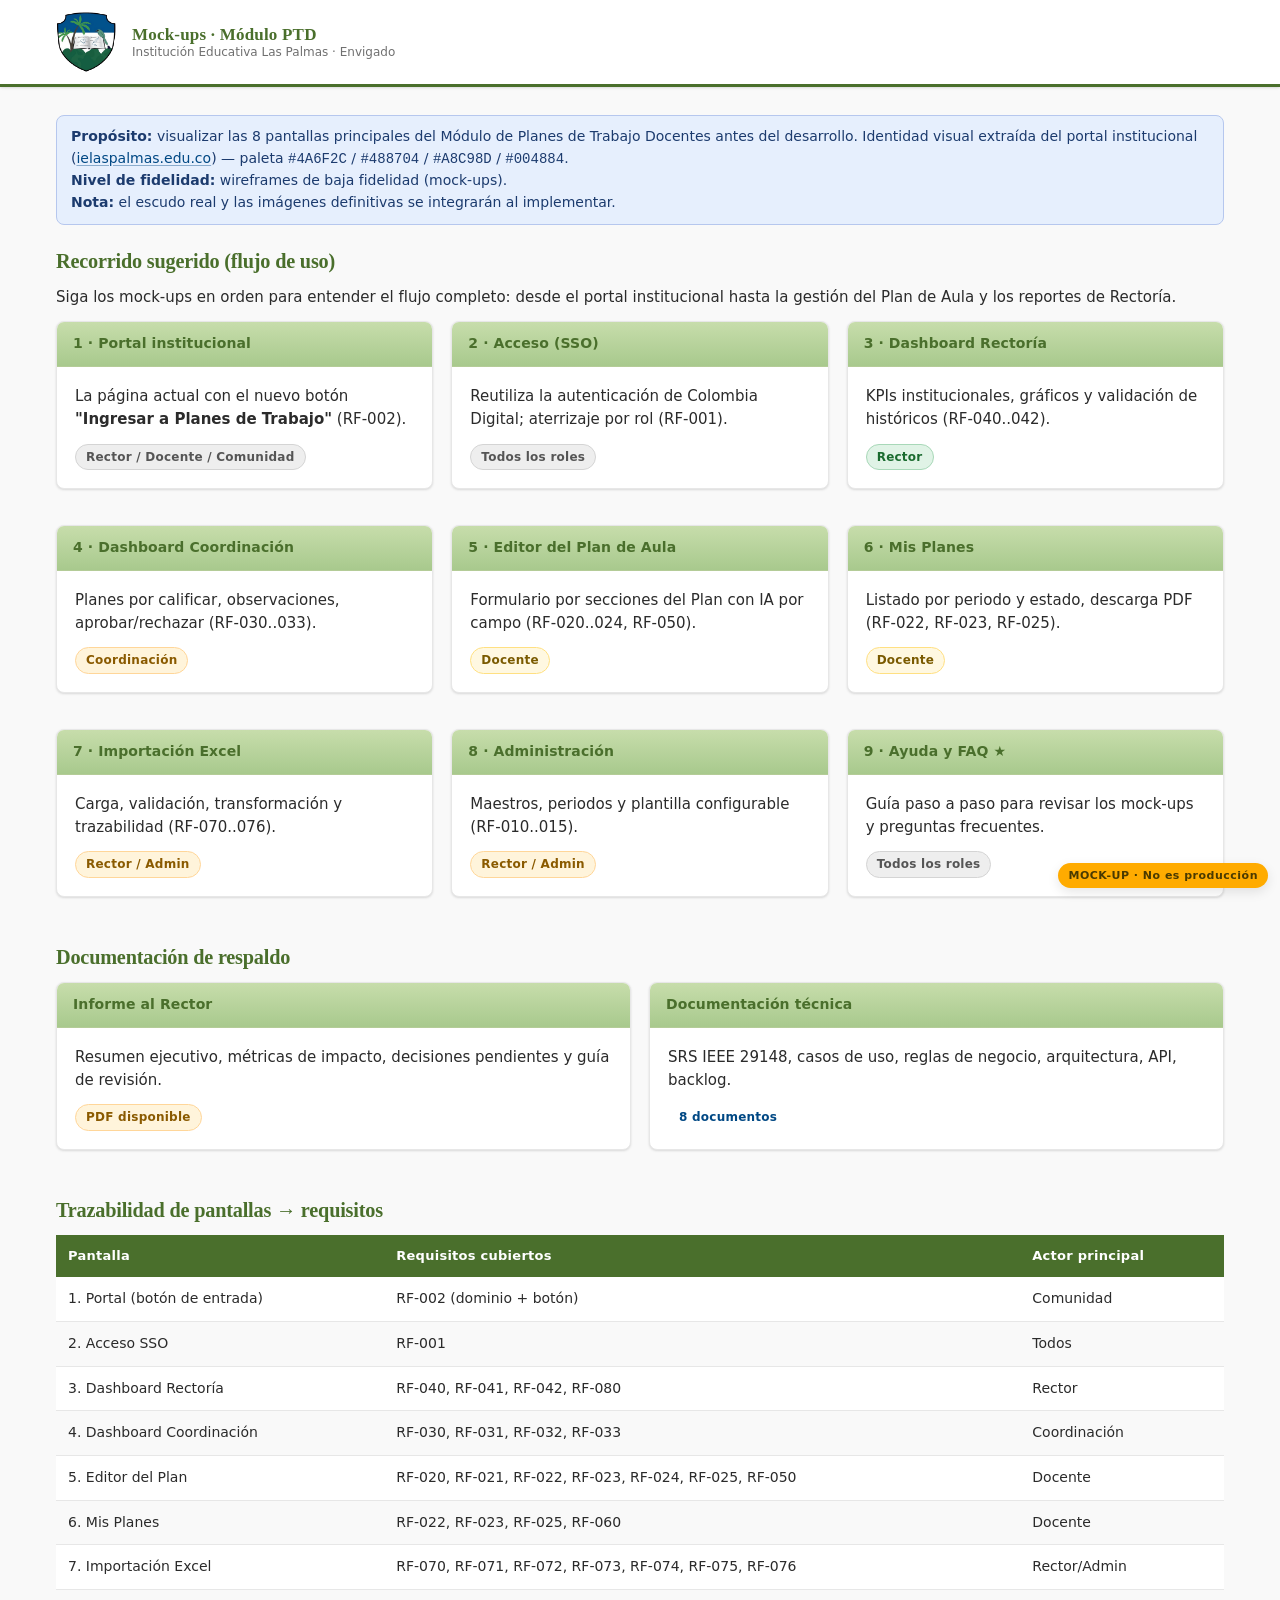
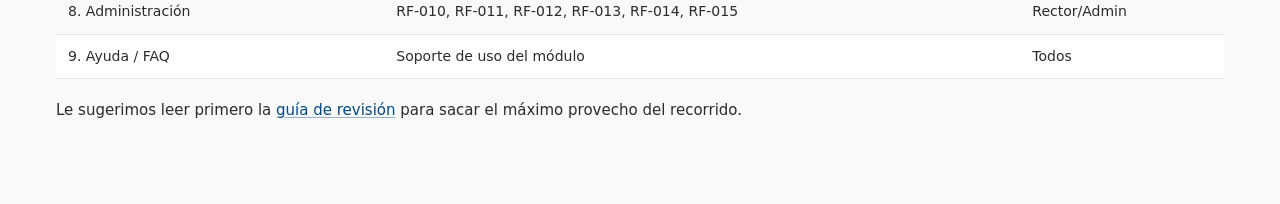
<file: index.html>
﻿<!DOCTYPE html>
<html lang="es-CO">
<head>
<meta charset="utf-8">
<meta name="viewport" content="width=device-width, initial-scale=1">
<title>Mock-ups · Módulo PTD · IE Las Palmas</title>
<link rel="stylesheet" href="estilos-base.css">
</head>
<body>

<header class="ie-header">
  <div class="ie-header__contenedor">
    <img src="logofinalpalmas.png" class="ie-header__escudo--logo" alt="Escudo IE Las Palmas">
    <div class="ie-header__titulo">
      <strong>Mock-ups · Módulo PTD</strong>
      <span>Institución Educativa Las Palmas · Envigado</span>
    </div>
  </div>
</header>

<main class="ie-contenedor">
  <div class="aviso aviso--info">
    <strong>Propósito:</strong> visualizar las 8 pantallas principales del Módulo de Planes de Trabajo Docentes
    antes del desarrollo. Identidad visual extraída del portal institucional
    (<a href="https://ielaspalmas.edu.co" target="_blank">ielaspalmas.edu.co</a>) — paleta <code>#4A6F2C</code> / <code>#488704</code> / <code>#A8C98D</code> / <code>#004884</code>.
    <br><strong>Nivel de fidelidad:</strong> wireframes de baja fidelidad (mock-ups).
    <br><strong>Nota:</strong> el escudo real y las imágenes definitivas se integrarán al implementar.
  </div>

  <h2 style="color:var(--ie-verde)">Recorrido sugerido (flujo de uso)</h2>
  <p class="ayuda">
    Siga los mock-ups en orden para entender el flujo completo: desde el portal institucional hasta
    la gestión del Plan de Aula y los reportes de Rectoría.
  </p>

  <div class="ie-grid ie-grid--3">
    <a class="panel" href="01-portal-boton-entrada.html" style="text-decoration:none">
      <div class="panel__encabezado">1 · Portal institucional</div>
      <div class="panel__cuerpo">
        <p style="color:var(--ie-texto)">La página actual con el nuevo botón <strong>"Ingresar a Planes de Trabajo"</strong> (RF-002).</p>
        <span class="estado estado--borrador">Rector / Docente / Comunidad</span>
      </div>
    </a>

    <a class="panel" href="02-login-sso.html" style="text-decoration:none">
      <div class="panel__encabezado">2 · Acceso (SSO)</div>
      <div class="panel__cuerpo">
        <p style="color:var(--ie-texto)">Reutiliza la autenticación de Colombia Digital; aterrizaje por rol (RF-001).</p>
        <span class="estado estado--borrador">Todos los roles</span>
      </div>
    </a>

    <a class="panel" href="03-dashboard-rectoria.html" style="text-decoration:none">
      <div class="panel__encabezado">3 · Dashboard Rectoría</div>
      <div class="panel__cuerpo">
        <p style="color:var(--ie-texto)">KPIs institucionales, gráficos y validación de históricos (RF-040..042).</p>
        <span class="estado estado--aprobado">Rector</span>
      </div>
    </a>

    <a class="panel" href="04-dashboard-coordinacion.html" style="text-decoration:none">
      <div class="panel__encabezado">4 · Dashboard Coordinación</div>
      <div class="panel__cuerpo">
        <p style="color:var(--ie-texto)">Planes por calificar, observaciones, aprobar/rechazar (RF-030..033).</p>
        <span class="estado estado--pendiente">Coordinación</span>
      </div>
    </a>

    <a class="panel" href="05-editor-plan-aula.html" style="text-decoration:none">
      <div class="panel__encabezado">5 · Editor del Plan de Aula</div>
      <div class="panel__cuerpo">
        <p style="color:var(--ie-texto)">Formulario por secciones del Plan con IA por campo (RF-020..024, RF-050).</p>
        <span class="estado estado--enviado">Docente</span>
      </div>
    </a>

    <a class="panel" href="06-mis-planes-docente.html" style="text-decoration:none">
      <div class="panel__encabezado">6 · Mis Planes</div>
      <div class="panel__cuerpo">
        <p style="color:var(--ie-texto)">Listado por periodo y estado, descarga PDF (RF-022, RF-023, RF-025).</p>
        <span class="estado estado--enviado">Docente</span>
      </div>
    </a>

    <a class="panel" href="07-importacion-excel.html" style="text-decoration:none">
      <div class="panel__encabezado">7 · Importación Excel</div>
      <div class="panel__cuerpo">
        <p style="color:var(--ie-texto)">Carga, validación, transformación y trazabilidad (RF-070..076).</p>
        <span class="estado estado--pendiente">Rector / Admin</span>
      </div>
    </a>

    <a class="panel" href="08-administracion.html" style="text-decoration:none">
      <div class="panel__encabezado">8 · Administración</div>
      <div class="panel__cuerpo">
        <p style="color:var(--ie-texto)">Maestros, periodos y plantilla configurable (RF-010..015).</p>
        <span class="estado estado--pendiente">Rector / Admin</span>
      </div>
    </a>

    <a class="panel" href="09-ayuda-faq.html" style="text-decoration:none">
      <div class="panel__encabezado">9 · Ayuda y FAQ ★</div>
      <div class="panel__cuerpo">
        <p style="color:var(--ie-texto)">Guía paso a paso para revisar los mock-ups y preguntas frecuentes.</p>
        <span class="estado estado--borrador">Todos los roles</span>
      </div>
    </a>
  </div>

  <h2 style="color:var(--ie-verde);margin-top:30px">Documentación de respaldo</h2>
  <div class="ie-grid ie-grid--2">
    <a class="panel" href="informe/informe-resumen-proyecto.html" style="text-decoration:none">
      <div class="panel__encabezado">Informe al Rector</div>
      <div class="panel__cuerpo">
        <p style="color:var(--ie-texto)">Resumen ejecutivo, métricas de impacto, decisiones pendientes y guía de revisión.</p>
        <span class="estado estado--pendiente">PDF disponible</span>
      </div>
    </a>
    <a class="panel" href="documentacion/index.html" style="text-decoration:none">
      <div class="panel__encabezado">Documentación técnica</div>
      <div class="panel__cuerpo">
        <p style="color:var(--ie-texto)">SRS IEEE 29148, casos de uso, reglas de negocio, arquitectura, API, backlog.</p>
        <span class="estado estado--activo">8 documentos</span>
      </div>
    </a>
  </div>

  <h2 style="color:var(--ie-verde);margin-top:30px">Trazabilidad de pantallas → requisitos</h2>
  <table class="ie-tabla">
    <thead><tr><th>Pantalla</th><th>Requisitos cubiertos</th><th>Actor principal</th></tr></thead>
    <tbody>
      <tr><td>1. Portal (botón de entrada)</td><td>RF-002 (dominio + botón)</td><td>Comunidad</td></tr>
      <tr><td>2. Acceso SSO</td><td>RF-001</td><td>Todos</td></tr>
      <tr><td>3. Dashboard Rectoría</td><td>RF-040, RF-041, RF-042, RF-080</td><td>Rector</td></tr>
      <tr><td>4. Dashboard Coordinación</td><td>RF-030, RF-031, RF-032, RF-033</td><td>Coordinación</td></tr>
      <tr><td>5. Editor del Plan</td><td>RF-020, RF-021, RF-022, RF-023, RF-024, RF-025, RF-050</td><td>Docente</td></tr>
      <tr><td>6. Mis Planes</td><td>RF-022, RF-023, RF-025, RF-060</td><td>Docente</td></tr>
      <tr><td>7. Importación Excel</td><td>RF-070, RF-071, RF-072, RF-073, RF-074, RF-075, RF-076</td><td>Rector/Admin</td></tr>
      <tr><td>8. Administración</td><td>RF-010, RF-011, RF-012, RF-013, RF-014, RF-015</td><td>Rector/Admin</td></tr>
      <tr><td>9. Ayuda / FAQ</td><td>Soporte de uso del módulo</td><td>Todos</td></tr>
    </tbody>
  </table>

  <p class="ayuda" style="margin-top:20px">
    Le sugerimos leer primero la <a href="09-ayuda-faq.html">guía de revisión</a> para sacar el máximo provecho del recorrido.
  </p>
</main>

<div class="sello-mockup">MOCK-UP · No es producción</div>
</body>
</html>
</file>
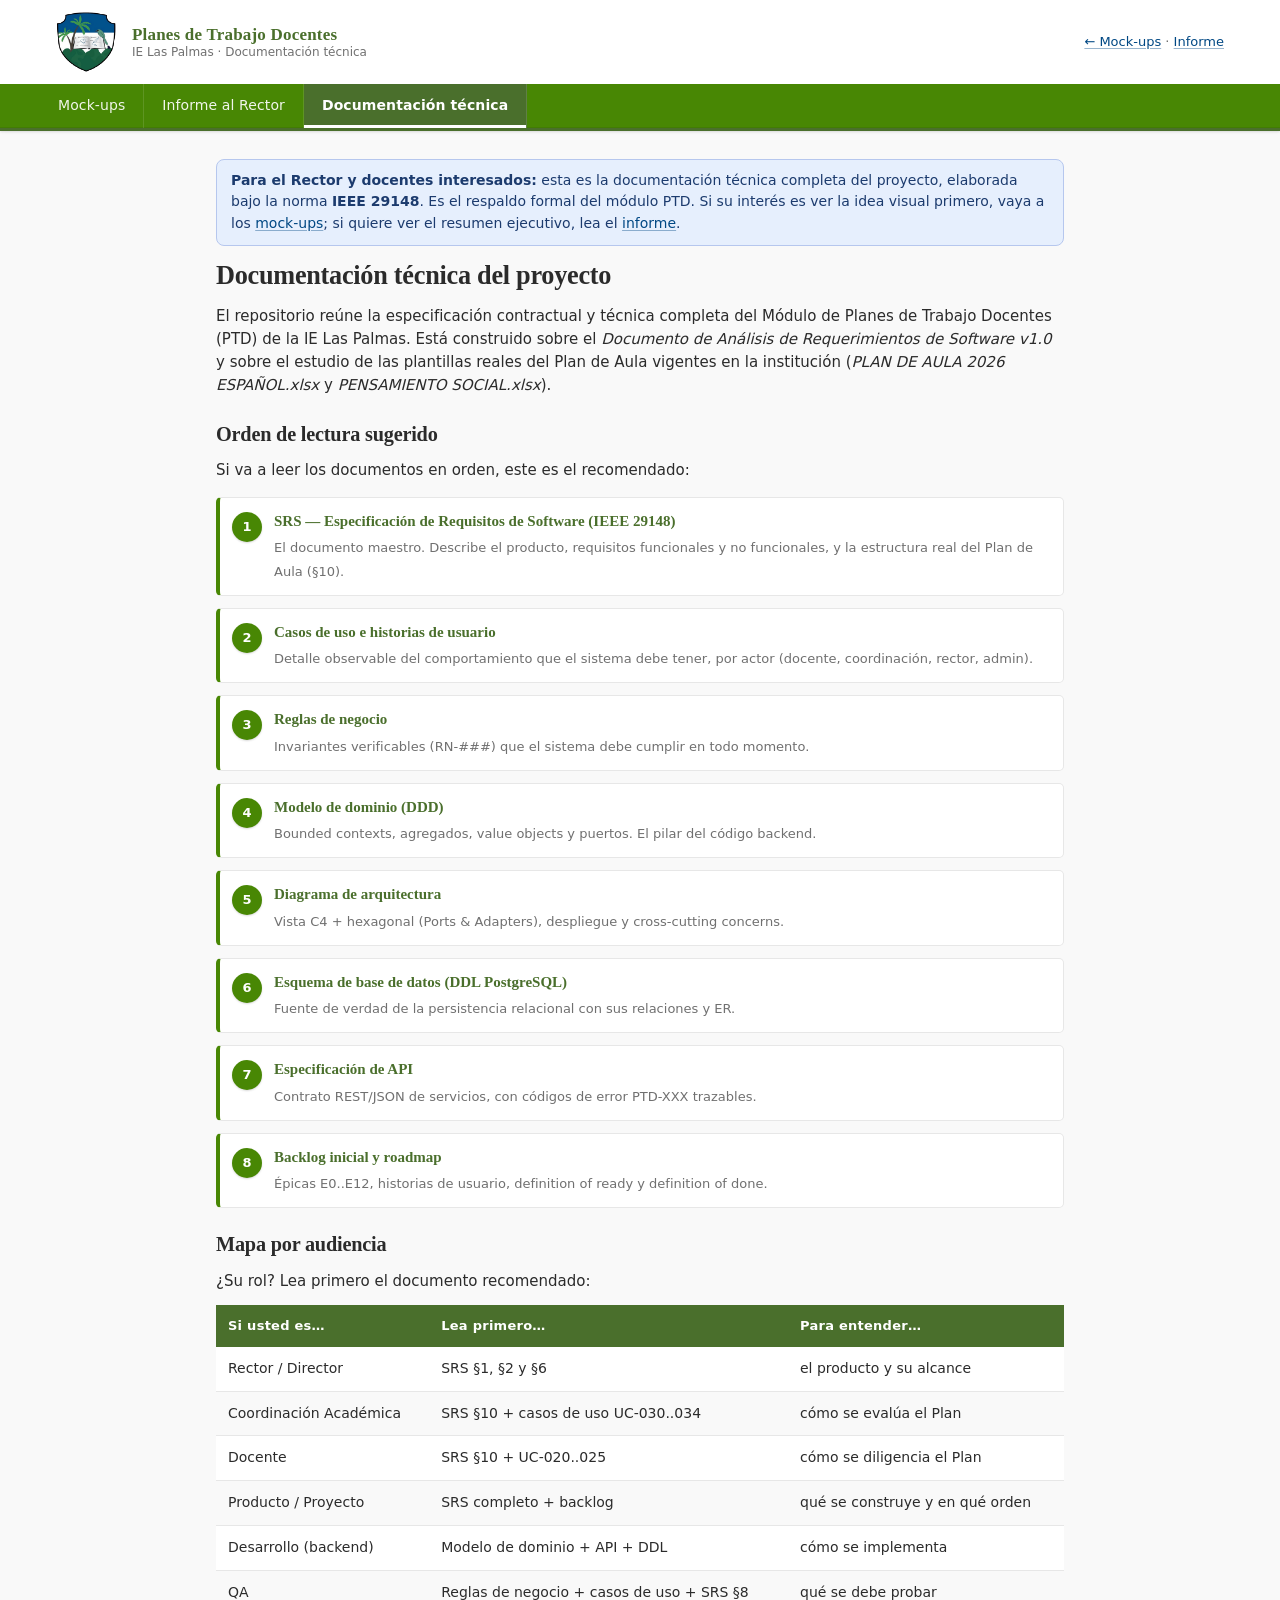
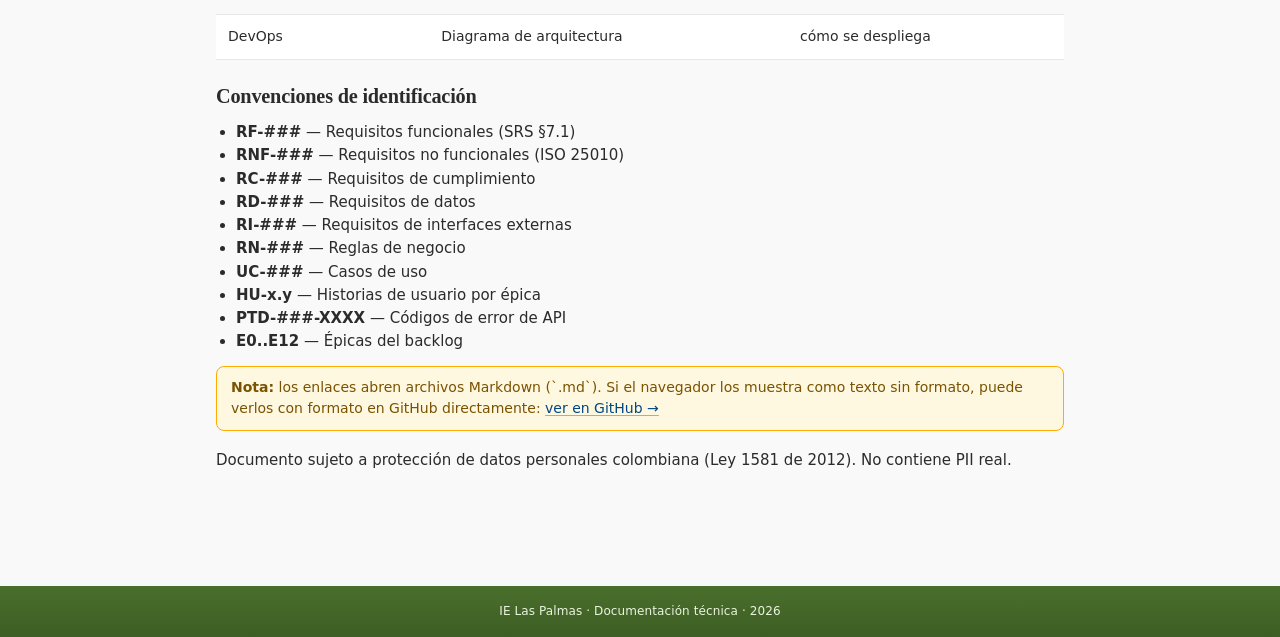
<file: documentacion/index.html>
<!DOCTYPE html>
<html lang="es-CO">
<head>
<meta charset="utf-8">
<meta name="viewport" content="width=device-width, initial-scale=1">
<title>Documentación técnica · Módulo PTD · IE Las Palmas</title>
<link rel="stylesheet" href="../estilos-base.css">
<style>
  .doc-grid { display:grid; grid-template-columns: repeat(2,1fr); gap:14px; margin:16px 0; }
  .doc-grid > a {
    text-decoration:none; color:var(--ie-texto);
    display:block;
  }
  @media (max-width:700px){ .doc-grid { grid-template-columns: 1fr; } }
  .doc-tarjeta-num { counter-reset: paso-doc; padding-left:0; }
  .doc-tarjeta-num li {
    counter-increment: paso-doc; list-style:none; position:relative;
    padding: 12px 14px 12px 54px; margin-bottom: 12px;
    background:#fff; border:1px solid var(--ie-gris-2); border-left:4px solid var(--ie-verde-vivo);
    border-radius: var(--radio-sm);
    transition: box-shadow var(--transicion), transform var(--transicion);
  }
  .doc-tarjeta-num li:hover { box-shadow: var(--sombra-2); transform: translateY(-1px); }
  .doc-tarjeta-num li::before {
    content: counter(paso-doc); position:absolute; left:12px; top:14px;
    background: var(--ie-verde-vivo); color:#fff;
    width:30px; height:30px; border-radius:50%;
    display:grid; place-items:center; font-weight:700; font-size:13px;
    box-shadow: 0 1px 2px rgba(0,0,0,.15);
  }
  .doc-tarjeta-num li a { text-decoration:none; color:var(--ie-texto); display:block; }
  .doc-tarjeta-num li a strong { color:var(--ie-verde); font-family:var(--fuente-display); font-size:15px; display:block; margin-bottom:3px; }
  .doc-tarjeta-num li a span { color:var(--ie-gris-4); font-size:13px; }
  .doc-tarjeta-num li a:hover strong { color:#003160; text-decoration:none; }
</style>
</head>
<body>

<header class="ie-header">
  <div class="ie-header__contenedor">
    <img src="../logofinalpalmas.png" class="ie-header__escudo--logo" alt="Escudo IE Las Palmas">
    <div class="ie-header__titulo">
      <strong>Planes de Trabajo Docentes</strong>
      <span>IE Las Palmas · Documentación técnica</span>
    </div>
    <div class="ie-header__usuario">
      <a href="../index.html">← Mock-ups</a> ·
      <a href="../informe/informe-resumen-proyecto.html">Informe</a>
    </div>
  </div>
  <nav class="ie-nav">
    <ul class="ie-nav__lista">
      <li><a href="../index.html">Mock-ups</a></li>
      <li><a href="../informe/informe-resumen-proyecto.html">Informe al Rector</a></li>
      <li><a href="#" aria-current="page">Documentación técnica</a></li>
    </ul>
  </nav>
</header>

<main class="ie-contenedor" style="max-width:880px">

  <div class="aviso aviso--info">
    <strong>Para el Rector y docentes interesados:</strong> esta es la documentación técnica completa
    del proyecto, elaborada bajo la norma <strong>IEEE 29148</strong>. Es el respaldo formal del módulo
    PTD. Si su interés es ver la idea visual primero, vaya a los <a href="../index.html">mock-ups</a>; 
    si quiere ver el resumen ejecutivo, lea el <a href="../informe/informe-resumen-proyecto.html">informe</a>.
  </div>

  <h1>Documentación técnica del proyecto</h1>
  <p>
    El repositorio reúne la especificación contractual y técnica completa del Módulo de Planes de
    Trabajo Docentes (PTD) de la IE Las Palmas. Está construido sobre el <em>Documento de Análisis de
    Requerimientos de Software v1.0</em> y sobre el estudio de las plantillas reales del Plan de Aula
    vigentes en la institución (<em>PLAN DE AULA 2026 ESPAÑOL.xlsx</em> y <em>PENSAMIENTO SOCIAL.xlsx</em>).
  </p>

  <h2>Orden de lectura sugerido</h2>
  <p class="ayuda">Si va a leer los documentos en orden, este es el recomendado:</p>

  <ol class="doc-tarjeta-num">
    <li>
      <a href="01-requerimientos/SRS-IEEE-29148.md" target="_blank">
        <strong>SRS — Especificación de Requisitos de Software (IEEE 29148)</strong>
        <span>El documento maestro. Describe el producto, requisitos funcionales y no funcionales, y la estructura real del Plan de Aula (§10).</span>
      </a>
    </li>
    <li>
      <a href="01-requerimientos/casos-de-uso-e-historias.md" target="_blank">
        <strong>Casos de uso e historias de usuario</strong>
        <span>Detalle observable del comportamiento que el sistema debe tener, por actor (docente, coordinación, rector, admin).</span>
      </a>
    </li>
    <li>
      <a href="01-requerimientos/reglas-de-negocio.md" target="_blank">
        <strong>Reglas de negocio</strong>
        <span>Invariantes verificables (RN-###) que el sistema debe cumplir en todo momento.</span>
      </a>
    </li>
    <li>
      <a href="02-arquitectura/modelo-de-dominio.md" target="_blank">
        <strong>Modelo de dominio (DDD)</strong>
        <span>Bounded contexts, agregados, value objects y puertos. El pilar del código backend.</span>
      </a>
    </li>
    <li>
      <a href="02-arquitectura/diagrama-de-arquitectura.md" target="_blank">
        <strong>Diagrama de arquitectura</strong>
        <span>Vista C4 + hexagonal (Ports & Adapters), despliegue y cross-cutting concerns.</span>
      </a>
    </li>
    <li>
      <a href="03-datos/esquema-base-de-datos.md" target="_blank">
        <strong>Esquema de base de datos (DDL PostgreSQL)</strong>
        <span>Fuente de verdad de la persistencia relacional con sus relaciones y ER.</span>
      </a>
    </li>
    <li>
      <a href="04-api/especificacion-api.md" target="_blank">
        <strong>Especificación de API</strong>
        <span>Contrato REST/JSON de servicios, con códigos de error PTD-XXX trazables.</span>
      </a>
    </li>
    <li>
      <a href="05-backlog/backlog-inicial.md" target="_blank">
        <strong>Backlog inicial y roadmap</strong>
        <span>Épicas E0..E12, historias de usuario, definition of ready y definition of done.</span>
      </a>
    </li>
  </ol>

  <h2>Mapa por audiencia</h2>
  <p>¿Su rol? Lea primero el documento recomendado:</p>
  <table class="ie-tabla">
    <thead><tr><th>Si usted es…</th><th>Lea primero…</th><th>Para entender…</th></tr></thead>
    <tbody>
      <tr><td>Rector / Director</td><td>SRS §1, §2 y §6</td><td>el producto y su alcance</td></tr>
      <tr><td>Coordinación Académica</td><td>SRS §10 + casos de uso UC-030..034</td><td>cómo se evalúa el Plan</td></tr>
      <tr><td>Docente</td><td>SRS §10 + UC-020..025</td><td>cómo se diligencia el Plan</td></tr>
      <tr><td>Producto / Proyecto</td><td>SRS completo + backlog</td><td>qué se construye y en qué orden</td></tr>
      <tr><td>Desarrollo (backend)</td><td>Modelo de dominio + API + DDL</td><td>cómo se implementa</td></tr>
      <tr><td>QA</td><td>Reglas de negocio + casos de uso + SRS §8</td><td>qué se debe probar</td></tr>
      <tr><td>DevOps</td><td>Diagrama de arquitectura</td><td>cómo se despliega</td></tr>
    </tbody>
  </table>

  <h2>Convenciones de identificación</h2>
  <ul>
    <li><strong>RF-###</strong> — Requisitos funcionales (SRS §7.1)</li>
    <li><strong>RNF-###</strong> — Requisitos no funcionales (ISO 25010)</li>
    <li><strong>RC-###</strong> — Requisitos de cumplimiento</li>
    <li><strong>RD-###</strong> — Requisitos de datos</li>
    <li><strong>RI-###</strong> — Requisitos de interfaces externas</li>
    <li><strong>RN-###</strong> — Reglas de negocio</li>
    <li><strong>UC-###</strong> — Casos de uso</li>
    <li><strong>HU-x.y</strong> — Historias de usuario por épica</li>
    <li><strong>PTD-###-XXXX</strong> — Códigos de error de API</li>
    <li><strong>E0..E12</strong> — Épicas del backlog</li>
  </ul>

  <div class="aviso aviso--alerta">
    <strong>Nota:</strong> los enlaces abren archivos Markdown (`.md`). Si el navegador los muestra
    como texto sin formato, puede verlos con formato en GitHub directamente:
    <a href="https://github.com/maxiusofmaximus/ie-las-palmas-ptd-diseno/tree/main/documentacion" target="_blank">
      ver en GitHub →
    </a>
  </div>

  <p class="ayuda" style="margin-top:18px">
    Documento sujeto a protección de datos personales colombiana (Ley 1581 de 2012).
    No contiene PII real.
  </p>
</main>

<footer class="ie-pie">
  IE Las Palmas · Documentación técnica · 2026
</footer>
</body>
</html>
</file>
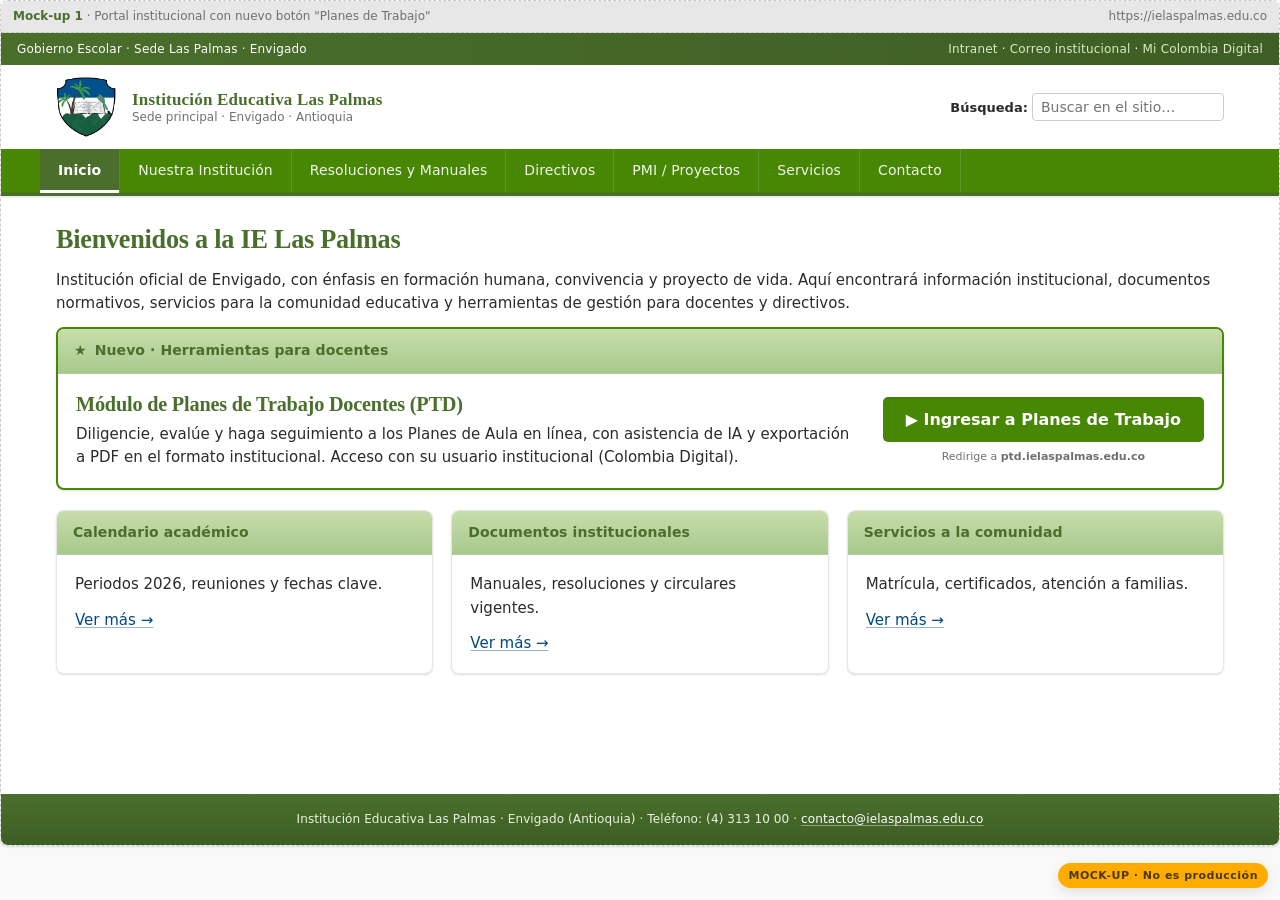
<file: 01-portal-boton-entrada.html>
﻿<!DOCTYPE html>
<html lang="es-CO">
<head>
<meta charset="utf-8">
<meta name="viewport" content="width=device-width, initial-scale=1">
<title>Mock-up 1 · Portal institucional · IE Las Palmas</title>
<link rel="stylesheet" href="estilos-base.css">
</head>
<body>

<div class="pantalla-mockup">
  <div class="pantalla-mockup__barra">
    <span><strong>Mock-up 1</strong> · Portal institucional con nuevo botón "Planes de Trabajo"</span>
    <span>https://ielaspalmas.edu.co</span>
  </div>

  <!-- ============ Encabezado oficial ============ -->
  <header class="ie-header">
    <div class="ie-header__barra-superior">
      <span>Gobierno Escolar · Sede Las Palmas · Envigado</span>
      <span>
        <a href="#">Intranet</a> ·
        <a href="#">Correo institucional</a> ·
        <a href="#">Mi Colombia Digital</a>
      </span>
    </div>
    <div class="ie-header__contenedor">
      <img src="logofinalpalmas.png" class="ie-header__escudo--logo" alt="Escudo IE Las Palmas">
      <div class="ie-header__titulo">
        <strong>Institución Educativa Las Palmas</strong>
        <span>Sede principal · Envigado · Antioquia</span>
      </div>
      <div class="ie-header__usuario">
        <strong>Búsqueda:</strong>
        <input type="text" placeholder="Buscar en el sitio…" style="padding:5px 8px;border:1px solid #ccc;border-radius:4px">
      </div>
    </div>
    <nav class="ie-nav">
      <ul class="ie-nav__lista">
        <li><a href="#" aria-current="page">Inicio</a></li>
        <li><a href="#">Nuestra Institución</a></li>
        <li><a href="#">Resoluciones y Manuales</a></li>
        <li><a href="#">Directivos</a></li>
        <li><a href="#">PMI / Proyectos</a></li>
        <li><a href="#">Servicios</a></li>
        <li><a href="#">Contacto</a></li>
      </ul>
    </nav>
  </header>

  <!-- ============ Cuerpo del portal (resumen) ============ -->
  <main class="ie-contenedor">
    <h1 style="color:var(--ie-verde);margin-top:0">Bienvenidos a la IE Las Palmas</h1>
    <p>
      Institución oficial de Envigado, con énfasis en formación humana, convivencia
      y proyecto de vida. Aquí encontrará información institucional, documentos
      normativos, servicios para la comunidad educativa y herramientas de
      gestión para docentes y directivos.
    </p>

    <!-- Bloque destacado del nuevo módulo -->
    <section class="panel" style="border:2px solid var(--ie-verde-vivo)">
      <div class="panel__encabezado">
        <span>★</span> Nuevo · Herramientas para docentes
      </div>
      <div class="panel__cuerpo" style="display:flex;gap:20px;align-items:center;flex-wrap:wrap">
        <div style="flex:1;min-width:280px">
          <h2 style="margin:0 0 6px;color:var(--ie-verde)">Módulo de Planes de Trabajo Docentes (PTD)</h2>
          <p style="margin:0">
            Diligencie, evalúe y haga seguimiento a los Planes de Aula en línea,
            con asistencia de IA y exportación a PDF en el formato institucional.
            Acceso con su usuario institucional (Colombia Digital).
          </p>
        </div>
        <div style="text-align:center">
          <a class="btn btn--primario btn--icono" href="02-login-sso.html" style="font-size:16px;padding:12px 22px">
            ▶  Ingresar a Planes de Trabajo
          </a>
          <div style="font-size:11px;color:var(--ie-gris-4);margin-top:6px">
            Redirige a <strong>ptd.ielaspalmas.edu.co</strong>
          </div>
        </div>
      </div>
    </section>

    <!-- Sección típica de portales Colombia Digital -->
    <div class="ie-grid ie-grid--3" style="margin-top:20px">
      <div class="panel">
        <div class="panel__encabezado">Calendario académico</div>
        <div class="panel__cuerpo"><p>Periodos 2026, reuniones y fechas clave.</p><a href="#">Ver más →</a></div>
      </div>
      <div class="panel">
        <div class="panel__encabezado">Documentos institucionales</div>
        <div class="panel__cuerpo"><p>Manuales, resoluciones y circulares vigentes.</p><a href="#">Ver más →</a></div>
      </div>
      <div class="panel">
        <div class="panel__encabezado">Servicios a la comunidad</div>
        <div class="panel__cuerpo"><p>Matrícula, certificados, atención a familias.</p><a href="#">Ver más →</a></div>
      </div>
    </div>
  </main>

  <footer class="ie-pie">
    Institución Educativa Las Palmas · Envigado (Antioquia) ·
    Teléfono: (4) 313 10 00 ·
    <a href="mailto:contacto@ielaspalmas.edu.co">contacto@ielaspalmas.edu.co</a>
  </footer>
</div>

<div class="sello-mockup">MOCK-UP · No es producción</div>
</body>
</html>
</file>
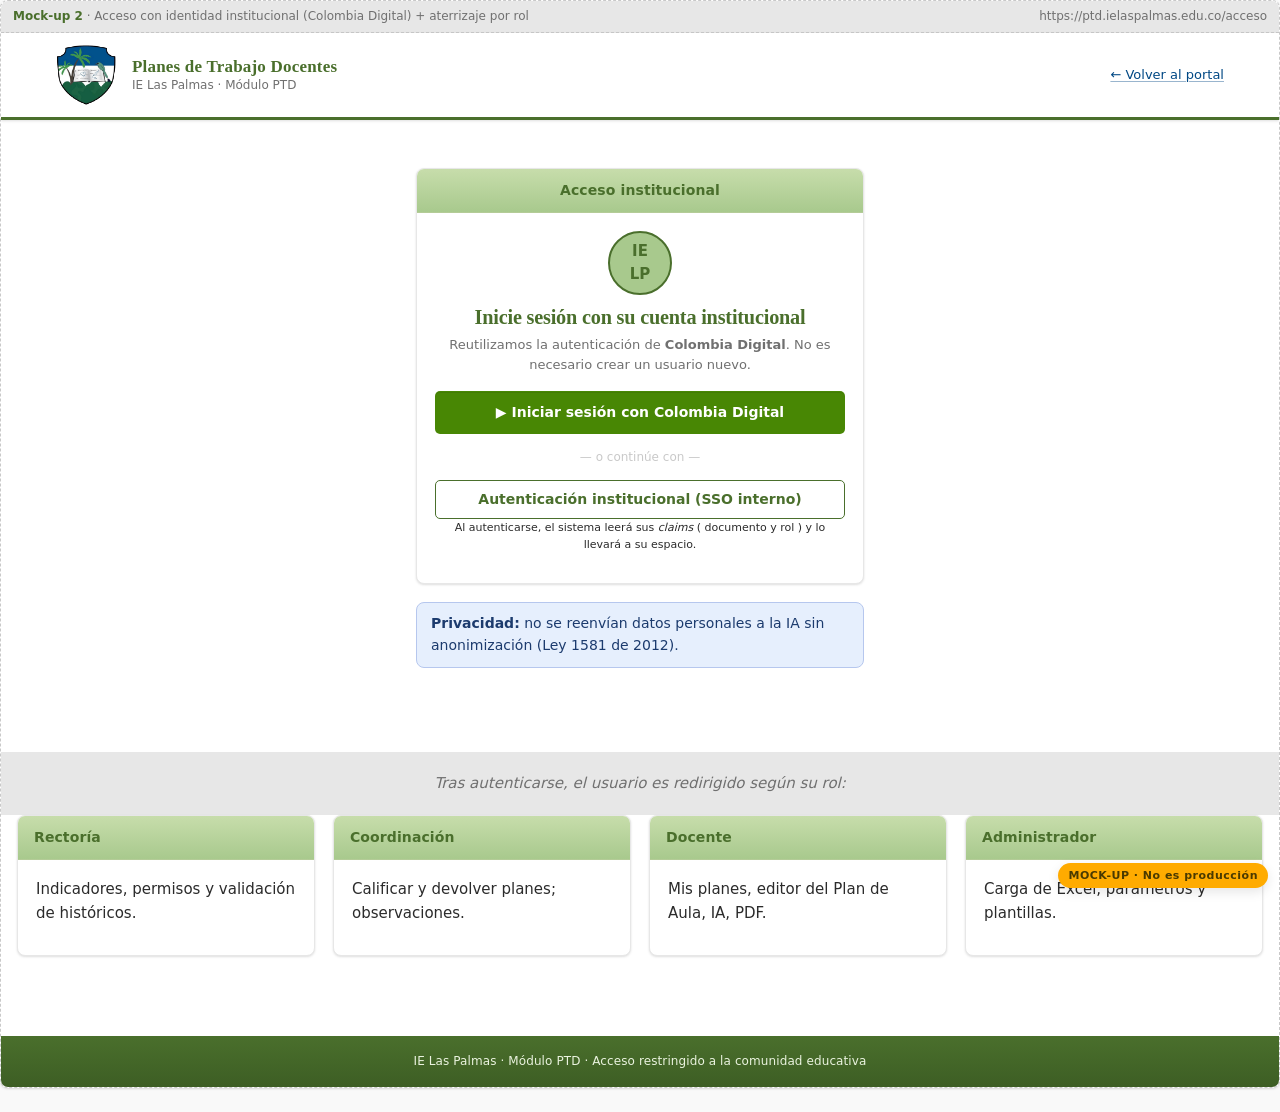
<file: 02-login-sso.html>
﻿<!DOCTYPE html>
<html lang="es-CO">
<head>
<meta charset="utf-8">
<meta name="viewport" content="width=device-width, initial-scale=1">
<title>Mock-up 2 · Acceso SSO y bienvenida por rol · IE Las Palmas</title>
<link rel="stylesheet" href="estilos-base.css">
</head>
<body>

<div class="pantalla-mockup">
  <div class="pantalla-mockup__barra">
    <span><strong>Mock-up 2</strong> · Acceso con identidad institucional (Colombia Digital) + aterrizaje por rol</span>
    <span>https://ptd.ielaspalmas.edu.co/acceso</span>
  </div>

  <header class="ie-header">
    <div class="ie-header__contenedor">
      <img src="logofinalpalmas.png" class="ie-header__escudo--logo" alt="Escudo IE Las Palmas">
      <div class="ie-header__titulo">
        <strong>Planes de Trabajo Docentes</strong>
        <span>IE Las Palmas · Módulo PTD</span>
      </div>
      <div class="ie-header__usuario"><a href="01-portal-boton-entrada.html">← Volver al portal</a></div>
    </div>
  </header>

  <main class="ie-contenedor" style="max-width:480px;text-align:center">
    <!-- Tarjeta de acceso SSO -->
    <div class="panel" style="margin-top:20px">
      <div class="panel__encabezado" style="justify-content:center">Acceso institucional</div>
      <div class="panel__cuerpo">
        <div class="ie-header__escudo" aria-hidden="true" style="margin:0 auto 10px;width:64px;height:64px;font-size:15px">IE<br>LP</div>
        <h2 style="margin:0 0 4px;color:var(--ie-verde)">Inicie sesión con su cuenta institucional</h2>
        <p style="color:var(--ie-gris-4);margin:0 0 16px;font-size:13px">
          Reutilizamos la autenticación de <strong>Colombia Digital</strong>. No es necesario crear un usuario nuevo.
        </p>

        <button class="btn btn--primario" style="width:100%;padding:12px">
          ▶ Iniciar sesión con Colombia Digital
        </button>

        <div style="margin:14px 0;color:var(--ie-gris-3);font-size:12px">— o continúe con —</div>

        <button class="btn btn--secundario" style="width:100%">Autenticación institucional (SSO interno)</button>
        <p class="ayuda" style="font-size:11px">
          Al autenticarse, el sistema leerá sus <em>claims</em> ( documento y rol ) y lo llevará a su espacio.
        </p>
      </div>
    </div>

    <div class="aviso aviso--info" style="text-align:left">
      <strong>Privacidad:</strong> no se reenvían datos personales a la IA sin anonimización (Ley 1581 de 2012).
    </div>
  </main>

  <!-- Aterrizaje por rol (mock) -->
  <div style="background:var(--ie-gris-2);padding:20px;text-align:center;color:var(--ie-gris-4)">
    <em>Tras autenticarse, el usuario es redirigido según su rol:</em>
  </div>
  <div class="ie-grid ie-grid--4" style="padding:0 16px 30px">
    <a class="panel" href="03-dashboard-rectoria.html" style="text-decoration:none">
      <div class="panel__encabezado">Rectoría</div>
      <div class="panel__cuerpo"><p style="color:var(--ie-texto)">Indicadores, permisos y validación de históricos.</p></div>
    </a>
    <a class="panel" href="04-dashboard-coordinacion.html" style="text-decoration:none">
      <div class="panel__encabezado">Coordinación</div>
      <div class="panel__cuerpo"><p style="color:var(--ie-texto)">Calificar y devolver planes; observaciones.</p></div>
    </a>
    <a class="panel" href="06-mis-planes-docente.html" style="text-decoration:none">
      <div class="panel__encabezado">Docente</div>
      <div class="panel__cuerpo"><p style="color:var(--ie-texto)">Mis planes, editor del Plan de Aula, IA, PDF.</p></div>
    </a>
    <a class="panel" href="07-importacion-excel.html" style="text-decoration:none">
      <div class="panel__encabezado">Administrador</div>
      <div class="panel__cuerpo"><p style="color:var(--ie-texto)">Carga de Excel, parámetros y plantillas.</p></div>
    </a>
  </div>

  <footer class="ie-pie">
    IE Las Palmas · Módulo PTD · Acceso restringido a la comunidad educativa
  </footer>
</div>

<div class="sello-mockup">MOCK-UP · No es producción</div>
</body>
</html>
</file>
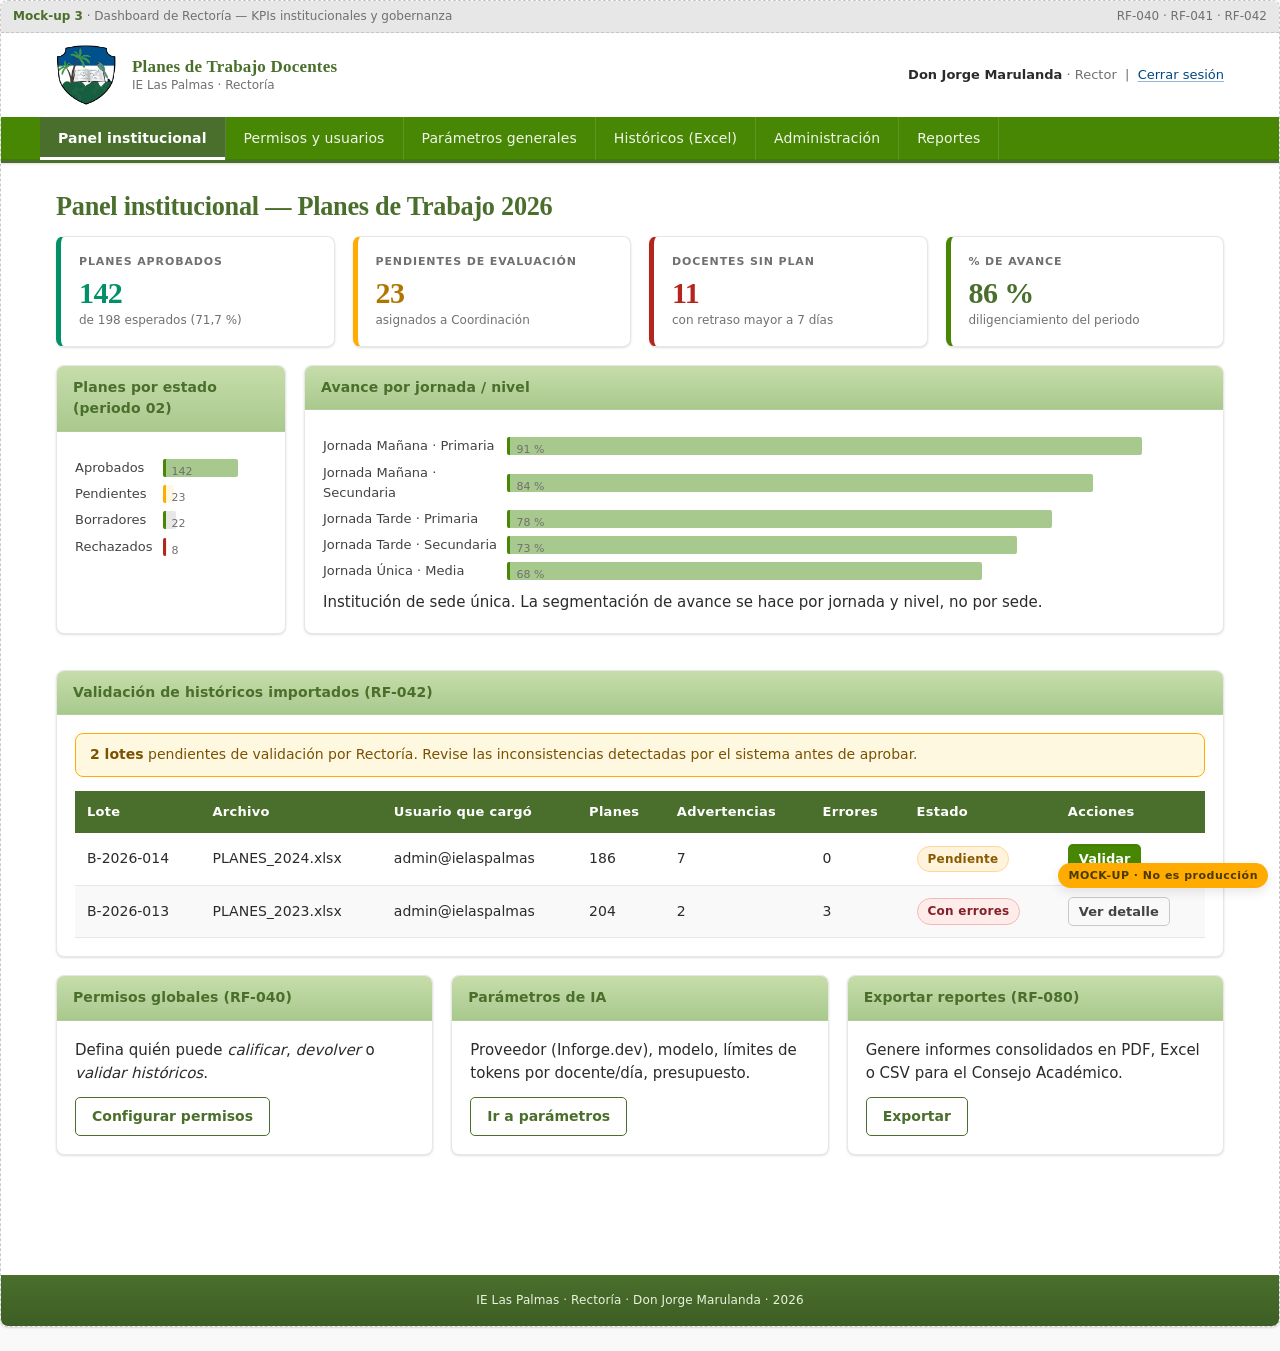
<file: 03-dashboard-rectoria.html>
﻿<!DOCTYPE html>
<html lang="es-CO">
<head>
<meta charset="utf-8">
<meta name="viewport" content="width=device-width, initial-scale=1">
<title>Mock-up 3 · Dashboard Rectoría · IE Las Palmas</title>
<link rel="stylesheet" href="estilos-base.css">
</head>
<body>

<div class="pantalla-mockup">
  <div class="pantalla-mockup__barra">
    <span><strong>Mock-up 3</strong> · Dashboard de Rectoría — KPIs institucionales y gobernanza</span>
    <span>RF-040 · RF-041 · RF-042</span>
  </div>

  <!-- Encabezado institucional del módulo PTD -->
  <header class="ie-header">
    <div class="ie-header__contenedor">
      <img src="logofinalpalmas.png" class="ie-header__escudo--logo" alt="Escudo IE Las Palmas">
      <div class="ie-header__titulo">
        <strong>Planes de Trabajo Docentes</strong>
        <span>IE Las Palmas · Rectoría</span>
      </div>
      <div class="ie-header__usuario">
        <strong>Don Jorge Marulanda</strong> · Rector
        &nbsp;|&nbsp; <a href="02-login-sso.html">Cerrar sesión</a>
      </div>
    </div>
    <nav class="ie-nav">
      <ul class="ie-nav__lista">
        <li><a href="#" aria-current="page">Panel institucional</a></li>
        <li><a href="#">Permisos y usuarios</a></li>
        <li><a href="#">Parámetros generales</a></li>
        <li><a href="07-importacion-excel.html">Históricos (Excel)</a></li>
        <li><a href="08-administracion.html">Administración</a></li>
        <li><a href="#">Reportes</a></li>
      </ul>
    </nav>
  </header>

  <main class="ie-contenedor">
    <h1 style="color:var(--ie-verde);margin-top:0">Panel institucional — Planes de Trabajo 2026</h1>

    <!-- KPIs principales -->
    <section class="ie-grid ie-grid--4">
      <div class="kpi kpi--exito">
        <div class="kpi__etiqueta">Planes aprobados</div>
        <div class="kpi__valor">142</div>
        <div class="kpi__detalle">de 198 esperados (71,7 %)</div>
      </div>
      <div class="kpi kpi--alerta">
        <div class="kpi__etiqueta">Pendientes de evaluación</div>
        <div class="kpi__valor">23</div>
        <div class="kpi__detalle">asignados a Coordinación</div>
      </div>
      <div class="kpi kpi--error">
        <div class="kpi__etiqueta">Docentes sin plan</div>
        <div class="kpi__valor">11</div>
        <div class="kpi__detalle">con retraso mayor a 7 días</div>
      </div>
      <div class="kpi">
        <div class="kpi__etiqueta">% de avance</div>
        <div class="kpi__valor">86 %</div>
        <div class="kpi__detalle">diligenciamiento del periodo</div>
      </div>
    </section>

    <!-- Gráficos -->
    <section style="margin-top:18px" class="ie-grid ie-grid--2-8">
      <div class="panel">
        <div class="panel__encabezado">Planes por estado (periodo 02)</div>
        <div class="panel__cuerpo">
          <div class="grafico-barras">
            <span class="grafico-barras__etiqueta">Aprobados</span>
            <div class="grafico-barras__barra" style="width:72%"><span>142</span></div>
            <span class="grafico-barras__etiqueta">Pendientes</span>
            <div class="grafico-barras__barra" style="width:11%;border-left-color:var(--ie-amarillo);background:#fff8e1"><span>23</span></div>
            <span class="grafico-barras__etiqueta">Borradores</span>
            <div class="grafico-barras__barra" style="width:13%;background:var(--ie-gris-2)"><span>22</span></div>
            <span class="grafico-barras__etiqueta">Rechazados</span>
            <div class="grafico-barras__barra" style="width:4%;border-left-color:var(--ie-error);background:#fdecea"><span>8</span></div>
          </div>
        </div>
      </div>
      <div class="panel">
        <div class="panel__encabezado">Avance por jornada / nivel</div>
        <div class="panel__cuerpo">
          <div class="grafico-barras">
            <span class="grafico-barras__etiqueta">Jornada Mañana · Primaria</span>
            <div class="grafico-barras__barra" style="width:91%"><span>91 %</span></div>
            <span class="grafico-barras__etiqueta">Jornada Mañana · Secundaria</span>
            <div class="grafico-barras__barra" style="width:84%"><span>84 %</span></div>
            <span class="grafico-barras__etiqueta">Jornada Tarde · Primaria</span>
            <div class="grafico-barras__barra" style="width:78%"><span>78 %</span></div>
            <span class="grafico-barras__etiqueta">Jornada Tarde · Secundaria</span>
            <div class="grafico-barras__barra" style="width:73%"><span>73 %</span></div>
            <span class="grafico-barras__etiqueta">Jornada Única · Media</span>
            <div class="grafico-barras__barra" style="width:68%"><span>68 %</span></div>
          </div>
          <p class="ayuda" style="margin:10px 0 0">
            Institución de sede única. La segmentación de avance se hace por jornada y nivel,
            no por sede.
          </p>
        </div>
      </div>
    </section>

    <!-- Validación de históricos importados -->
    <section class="panel" style="margin-top:18px">
      <div class="panel__encabezado">Validación de históricos importados (RF-042)</div>
      <div class="panel__cuerpo">
        <div class="aviso aviso--alerta">
          <strong>2 lotes</strong> pendientes de validación por Rectoría. Revise las inconsistencias detectadas por el sistema antes de aprobar.
        </div>

        <table class="ie-tabla">
          <thead>
            <tr>
              <th>Lote</th><th>Archivo</th><th>Usuario que cargó</th>
              <th>Planes</th><th>Advertencias</th><th>Errores</th><th>Estado</th><th>Acciones</th>
            </tr>
          </thead>
          <tbody>
            <tr>
              <td>B-2026-014</td><td>PLANES_2024.xlsx</td><td>admin@ielaspalmas</td>
              <td>186</td><td>7</td><td>0</td>
              <td><span class="estado estado--pendiente">Pendiente</span></td>
              <td><button class="btn btn--primario btn--sm">Validar</button></td>
            </tr>
            <tr>
              <td>B-2026-013</td><td>PLANES_2023.xlsx</td><td>admin@ielaspalmas</td>
              <td>204</td><td>2</td><td>3</td>
              <td><span class="estado estado--rechazado">Con errores</span></td>
              <td><button class="btn btn--ghost btn--sm">Ver detalle</button></td>
            </tr>
          </tbody>
        </table>
      </div>
    </section>

    <!-- Acciones de gobernanza -->
    <section class="ie-grid ie-grid--3" style="margin-top:18px">
      <div class="panel">
        <div class="panel__encabezado">Permisos globales (RF-040)</div>
        <div class="panel__cuerpo">
          <p>Defina quién puede <em>calificar</em>, <em>devolver</em> o <em>validar históricos</em>.</p>
          <button class="btn btn--secundario">Configurar permisos</button>
        </div>
      </div>
      <div class="panel">
        <div class="panel__encabezado">Parámetros de IA</div>
        <div class="panel__cuerpo">
          <p>Proveedor (Inforge.dev), modelo, límites de tokens por docente/día, presupuesto.</p>
          <button class="btn btn--secundario">Ir a parámetros</button>
        </div>
      </div>
      <div class="panel">
        <div class="panel__encabezado">Exportar reportes (RF-080)</div>
        <div class="panel__cuerpo">
          <p>Genere informes consolidados en PDF, Excel o CSV para el Consejo Académico.</p>
          <button class="btn btn--secundario">Exportar</button>
        </div>
      </div>
    </section>
  </main>

  <footer class="ie-pie">
    IE Las Palmas · Rectoría · Don Jorge Marulanda · 2026
  </footer>
</div>

<div class="sello-mockup">MOCK-UP · No es producción</div>
</body>
</html>
</file>
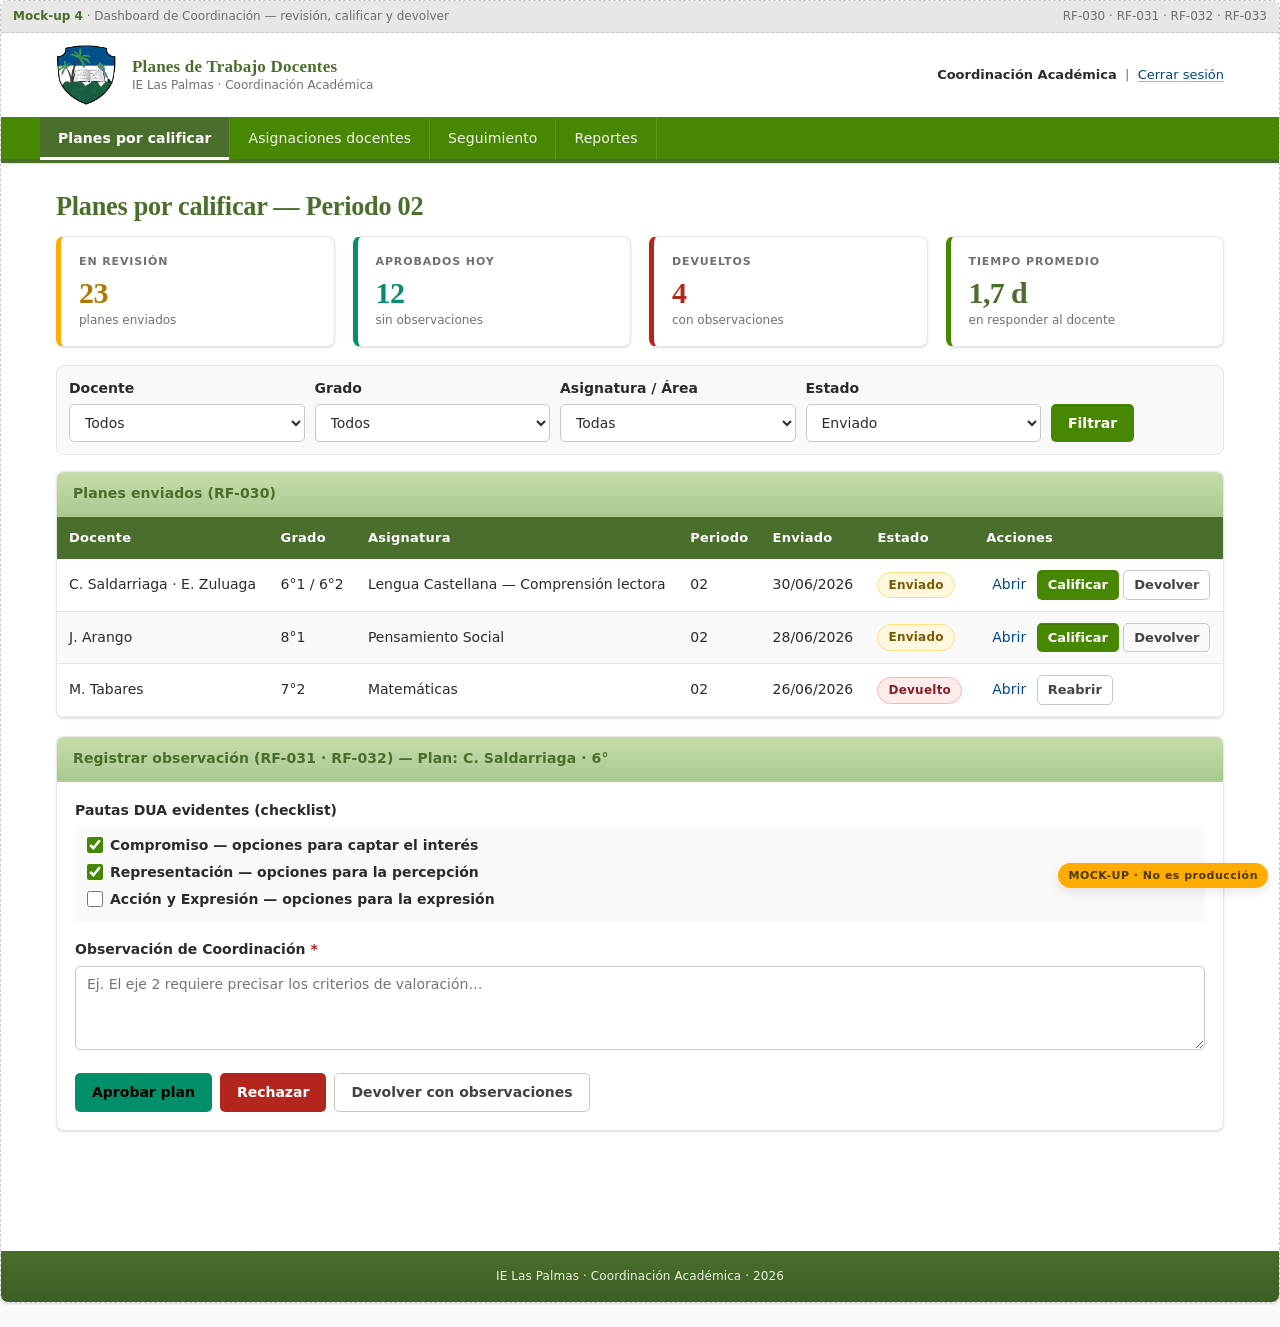
<file: 04-dashboard-coordinacion.html>
﻿<!DOCTYPE html>
<html lang="es-CO">
<head>
<meta charset="utf-8">
<meta name="viewport" content="width=device-width, initial-scale=1">
<title>Mock-up 4 · Dashboard Coordinación · IE Las Palmas</title>
<link rel="stylesheet" href="estilos-base.css">
</head>
<body>

<div class="pantalla-mockup">
  <div class="pantalla-mockup__barra">
    <span><strong>Mock-up 4</strong> · Dashboard de Coordinación — revisión, calificar y devolver</span>
    <span>RF-030 · RF-031 · RF-032 · RF-033</span>
  </div>

  <header class="ie-header">
    <div class="ie-header__contenedor">
      <img src="logofinalpalmas.png" class="ie-header__escudo--logo" alt="Escudo IE Las Palmas">
      <div class="ie-header__titulo">
        <strong>Planes de Trabajo Docentes</strong>
        <span>IE Las Palmas · Coordinación Académica</span>
      </div>
      <div class="ie-header__usuario">
        <strong>Coordinación Académica</strong>
        &nbsp;|&nbsp; <a href="02-login-sso.html">Cerrar sesión</a>
      </div>
    </div>
    <nav class="ie-nav">
      <ul class="ie-nav__lista">
        <li><a href="#" aria-current="page">Planes por calificar</a></li>
        <li><a href="#">Asignaciones docentes</a></li>
        <li><a href="#">Seguimiento</a></li>
        <li><a href="#">Reportes</a></li>
      </ul>
    </nav>
  </header>

  <main class="ie-contenedor">
    <h1 style="color:var(--ie-verde);margin-top:0">Planes por calificar — Periodo 02</h1>

    <!-- Resumen de la carga -->
    <section class="ie-grid ie-grid--4">
      <div class="kpi kpi--alerta">
        <div class="kpi__etiqueta">En revisión</div>
        <div class="kpi__valor">23</div>
        <div class="kpi__detalle">planes enviados</div>
      </div>
      <div class="kpi kpi--exito">
        <div class="kpi__etiqueta">Aprobados hoy</div>
        <div class="kpi__valor">12</div>
        <div class="kpi__detalle">sin observaciones</div>
      </div>
      <div class="kpi kpi--error">
        <div class="kpi__etiqueta">Devueltos</div>
        <div class="kpi__valor">4</div>
        <div class="kpi__detalle">con observaciones</div>
      </div>
      <div class="kpi">
        <div class="kpi__etiqueta">Tiempo promedio</div>
        <div class="kpi__valor">1,7 d</div>
        <div class="kpi__detalle">en responder al docente</div>
      </div>
    </section>

    <!-- Filtros -->
    <section class="filtros" style="margin-top:18px">
      <div class="campo">
        <label>Docente</label>
        <select><option>Todos</option><option>Carolina Saldarriaga</option><option>Elizabeth Zuluaga</option></select>
      </div>
      <div class="campo">
        <label>Grado</label>
        <select><option>Todos</option><option>6°</option><option>7°</option><option>8°</option></select>
      </div>
      <div class="campo">
        <label>Asignatura / Área</label>
        <select><option>Todas</option><option>Lengua Castellana</option><option>Pensamiento Social</option></select>
      </div>
      <div class="campo">
        <label>Estado</label>
        <select><option>Enviado</option><option>Aprobado</option><option>Rechazado</option></select>
      </div>
      <div class="campo" style="flex:0">
        <button class="btn btn--primario">Filtrar</button>
      </div>
    </section>

    <!-- Lista de planes por revisar -->
    <section class="panel">
      <div class="panel__encabezado">Planes enviados (RF-030)</div>
      <table class="ie-tabla">
        <thead>
          <tr>
            <th>Docente</th><th>Grado</th><th>Asignatura</th><th>Periodo</th>
            <th>Enviado</th><th>Estado</th><th>Acciones</th>
          </tr>
        </thead>
        <tbody>
          <tr>
            <td>C. Saldarriaga · E. Zuluaga</td><td>6°1 / 6°2</td>
            <td>Lengua Castellana — Comprensión lectora</td>
            <td>02</td><td>30/06/2026</td>
            <td><span class="estado estado--enviado">Enviado</span></td>
            <td>
              <a class="btn btn--enlace" href="05-editor-plan-aula.html">Abrir</a>
              <button class="btn btn--primario btn--sm">Calificar</button>
              <button class="btn btn--ghost btn--sm">Devolver</button>
            </td>
          </tr>
          <tr>
            <td>J. Arango</td><td>8°1</td>
            <td>Pensamiento Social</td>
            <td>02</td><td>28/06/2026</td>
            <td><span class="estado estado--enviado">Enviado</span></td>
            <td>
              <a class="btn btn--enlace" href="05-editor-plan-aula.html">Abrir</a>
              <button class="btn btn--primario btn--sm">Calificar</button>
              <button class="btn btn--ghost btn--sm">Devolver</button>
            </td>
          </tr>
          <tr>
            <td>M. Tabares</td><td>7°2</td>
            <td>Matemáticas</td>
            <td>02</td><td>26/06/2026</td>
            <td><span class="estado estado--rechazado">Devuelto</span></td>
            <td>
              <a class="btn btn--enlace" href="#">Abrir</a>
              <button class="btn btn--ghost btn--sm">Reabrir</button>
            </td>
          </tr>
        </tbody>
      </table>
    </section>

    <!-- Panel de observación -->
    <section class="panel" style="margin-top:18px">
      <div class="panel__encabezado">Registrar observación (RF-031 · RF-032) — Plan: C. Saldarriaga · 6°</div>
      <div class="panel__cuerpo">
        <div class="campo">
          <label>Pautas DUA evidentes (checklist)</label>
          <div style="font-size:13px;background:var(--ie-gris-1);padding:8px;border-radius:4px">
            <label><input type="checkbox" checked> Compromiso — opciones para captar el interés</label><br>
            <label><input type="checkbox" checked> Representación — opciones para la percepción</label><br>
            <label><input type="checkbox"> Acción y Expresión — opciones para la expresión</label>
          </div>
        </div>
        <div class="campo">
          <label>Observación de Coordinación <span class="req">*</span></label>
          <textarea placeholder="Ej. El eje 2 requiere precisar los criterios de valoración…"></textarea>
        </div>
        <div style="display:flex;gap:8px;flex-wrap:wrap">
          <button class="btn btn--exito" style="background:var(--ie-exito)">Aprobar plan</button>
          <button class="btn btn--peligro">Rechazar</button>
          <button class="btn btn--ghost">Devolver con observaciones</button>
        </div>
      </div>
    </section>
  </main>

  <footer class="ie-pie">
    IE Las Palmas · Coordinación Académica · 2026
  </footer>
</div>

<div class="sello-mockup">MOCK-UP · No es producción</div>
</body>
</html>
</file>
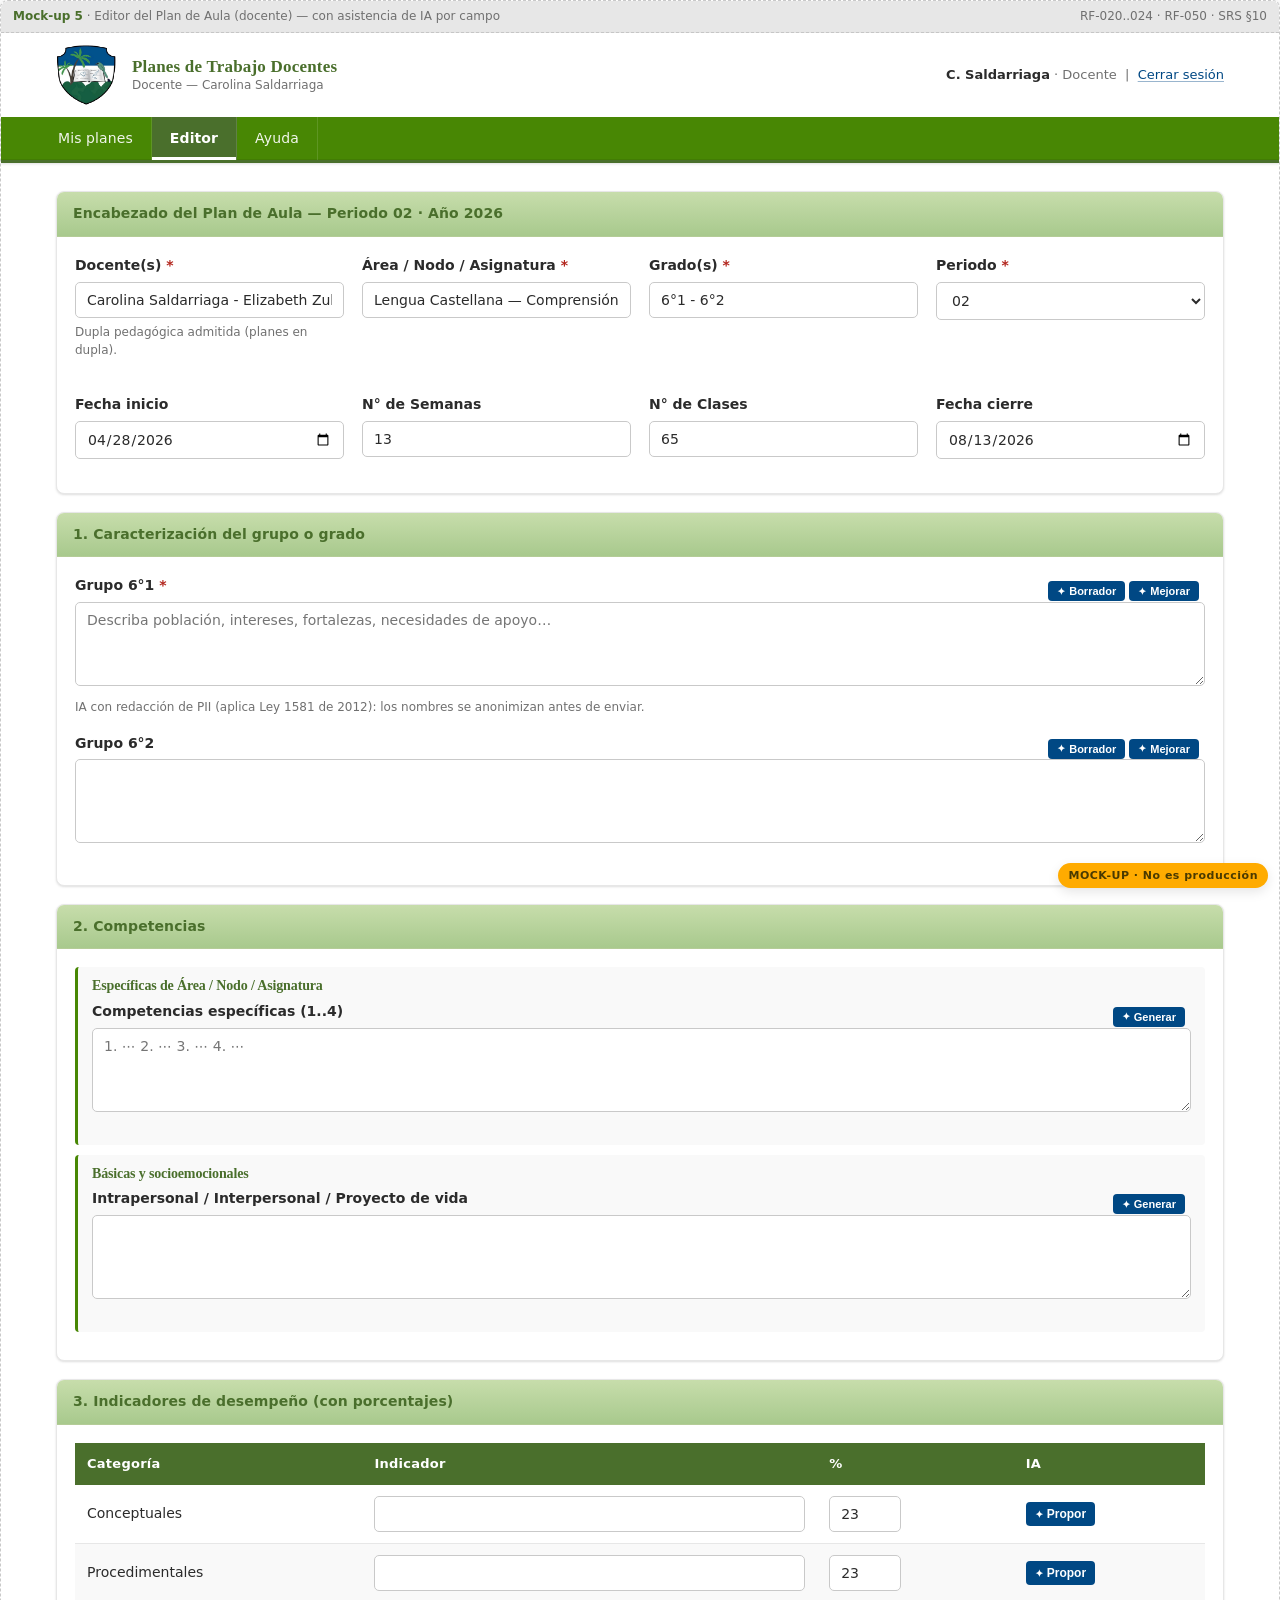
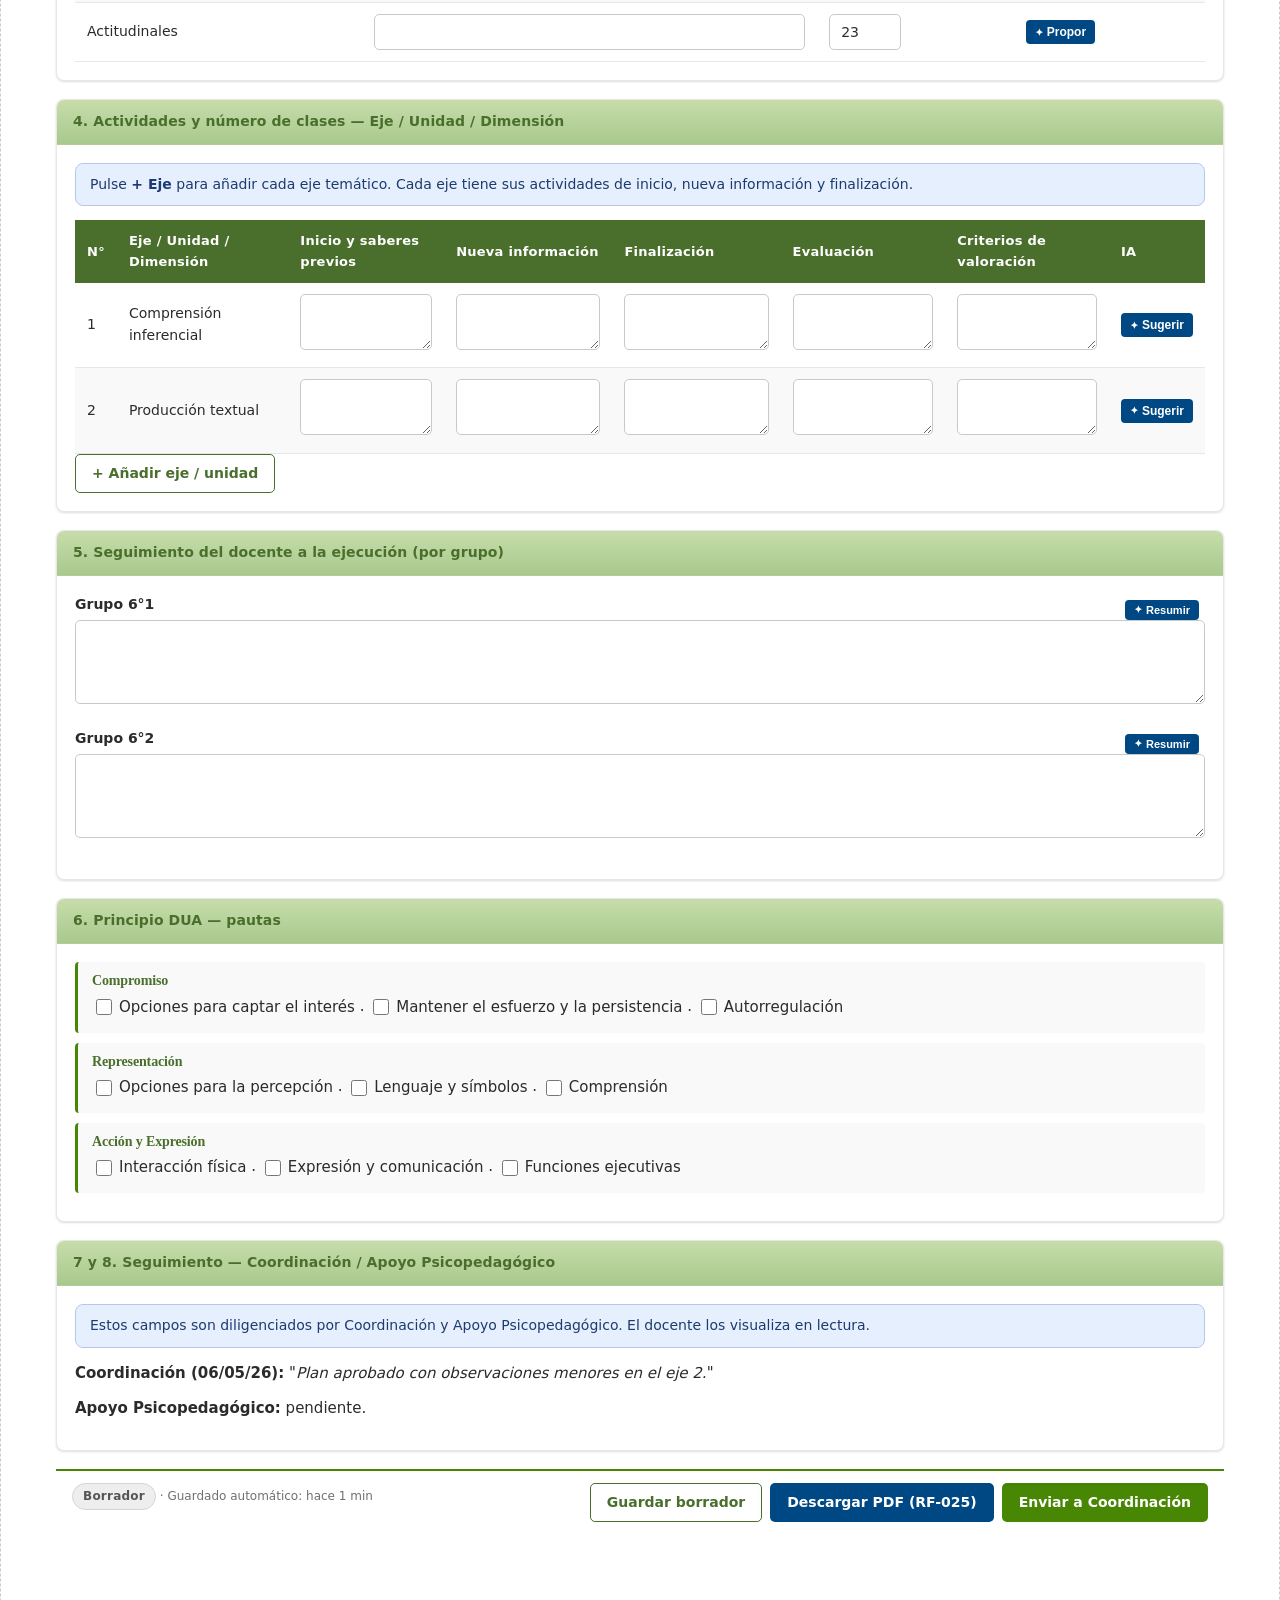
<file: 05-editor-plan-aula.html>
﻿<!DOCTYPE html>
<html lang="es-CO">
<head>
<meta charset="utf-8">
<meta name="viewport" content="width=device-width, initial-scale=1">
<title>Mock-up 5 · Editor del Plan de Aula · IE Las Palmas</title>
<link rel="stylesheet" href="estilos-base.css">
</head>
<body>

<div class="pantalla-mockup">
  <div class="pantalla-mockup__barra">
    <span><strong>Mock-up 5</strong> · Editor del Plan de Aula (docente) — con asistencia de IA por campo</span>
    <span>RF-020..024 · RF-050 · SRS §10</span>
  </div>

  <header class="ie-header">
    <div class="ie-header__contenedor">
      <img src="logofinalpalmas.png" class="ie-header__escudo--logo" alt="Escudo IE Las Palmas">
      <div class="ie-header__titulo">
        <strong>Planes de Trabajo Docentes</strong>
        <span>Docente — Carolina Saldarriaga</span>
      </div>
      <div class="ie-header__usuario">
        <strong>C. Saldarriaga</strong> · Docente
        &nbsp;|&nbsp; <a href="02-login-sso.html">Cerrar sesión</a>
      </div>
    </div>
    <nav class="ie-nav">
      <ul class="ie-nav__lista">
        <li><a href="06-mis-planes-docente.html">Mis planes</a></li>
        <li><a href="#" aria-current="page">Editor</a></li>
        <li><a href="#">Ayuda</a></li>
      </ul>
    </nav>
  </header>

  <main class="ie-contenedor">

    <!-- Encabezado del Plan (replica §10.2 del SRS) -->
    <section class="panel">
      <div class="panel__encabezado">
        Encabezado del Plan de Aula — Periodo 02 · Año 2026
      </div>
      <div class="panel__cuerpo">
        <div class="ie-grid ie-grid--4">
          <div class="campo">
            <label>Docente(s) <span class="req">*</span></label>
            <input type="text" value="Carolina Saldarriaga - Elizabeth Zuluaga" readonly>
            <div class="ayuda">Dupla pedagógica admitida (planes en dupla).</div>
          </div>
          <div class="campo">
            <label>Área / Nodo / Asignatura <span class="req">*</span></label>
            <input type="text" value="Lengua Castellana — Comprensión lectora">
          </div>
          <div class="campo">
            <label>Grado(s) <span class="req">*</span></label>
            <input type="text" value="6°1 - 6°2">
          </div>
          <div class="campo">
            <label>Periodo <span class="req">*</span></label>
            <select><option>01</option><option selected>02</option><option>03</option></select>
          </div>
          <div class="campo">
            <label>Fecha inicio</label>
            <input type="date" value="2026-04-28">
          </div>
          <div class="campo">
            <label>N° de Semanas</label>
            <input type="number" value="13">
          </div>
          <div class="campo">
            <label>N° de Clases</label>
            <input type="number" value="65">
          </div>
          <div class="campo">
            <label>Fecha cierre</label>
            <input type="date" value="2026-08-13">
          </div>
        </div>
      </div>
    </section>

    <!-- Sección 1: Caracterización por grupo -->
    <section class="panel">
      <div class="panel__encabezado">1. Caracterización del grupo o grado</div>
      <div class="panel__cuerpo">
        <div class="campo campo-con-ia">
          <label>Grupo 6°1 <span class="req">*</span></label>
          <div class="ia-acciones">
            <button class="btn-ia" title="Generar borrador desde el historial del grupo">Borrador</button>
            <button class="btn-ia" title="Mejorar redacción">Mejorar</button>
          </div>
          <textarea placeholder="Describa población, intereses, fortalezas, necesidades de apoyo…"></textarea>
          <div class="ayuda">IA con redacción de PII (aplica Ley 1581 de 2012): los nombres se anonimizan antes de enviar.</div>
        </div>
        <div class="campo campo-con-ia">
          <label>Grupo 6°2</label>
          <div class="ia-acciones">
            <button class="btn-ia">Borrador</button>
            <button class="btn-ia">Mejorar</button>
          </div>
          <textarea></textarea>
        </div>
      </div>
    </section>

    <!-- Sección 2: Competencias -->
    <section class="panel">
      <div class="panel__encabezado">2. Competencias</div>
      <div class="panel__cuerpo">
        <div class="seccion-plan">
          <h4>Específicas de Área / Nodo / Asignatura</h4>
          <div class="campo campo-con-ia">
            <label>Competencias específicas (1..4)</label>
            <div class="ia-acciones"><button class="btn-ia">Generar</button></div>
            <textarea placeholder="1. ⋯ 2. ⋯ 3. ⋯ 4. ⋯"></textarea>
          </div>
        </div>
        <div class="seccion-plan">
          <h4>Básicas y socioemocionales</h4>
          <div class="campo campo-con-ia">
            <label>Intrapersonal / Interpersonal / Proyecto de vida</label>
            <div class="ia-acciones"><button class="btn-ia">Generar</button></div>
            <textarea></textarea>
          </div>
        </div>
      </div>
    </section>

    <!-- Sección 3: Indicadores de desempeño -->
    <section class="panel">
      <div class="panel__encabezado">3. Indicadores de desempeño (con porcentajes)</div>
      <div class="panel__cuerpo">
        <table class="ie-tabla">
          <thead><tr><th>Categoría</th><th>Indicador</th><th>%</th><th>IA</th></tr></thead>
          <tbody>
            <tr><td>Conceptuales</td><td><input type="text"></td><td><input type="number" value="23"></td><td><button class="btn-ia">Propor</button></td></tr>
            <tr><td>Procedimentales</td><td><input type="text"></td><td><input type="number" value="23"></td><td><button class="btn-ia">Propor</button></td></tr>
            <tr><td>Actitudinales</td><td><input type="text"></td><td><input type="number" value="23"></td><td><button class="btn-ia">Propor</button></td></tr>
          </tbody>
        </table>
      </div>
    </section>

    <!-- Sección 4: Actividades y clases por eje/unidad/dimensión -->
    <section class="panel">
      <div class="panel__encabezado">4. Actividades y número de clases — Eje / Unidad / Dimensión</div>
      <div class="panel__cuerpo">
        <div class="aviso aviso--info">
          Pulse <strong>+ Eje</strong> para añadir cada eje temático. Cada eje tiene sus actividades de inicio, nueva información y finalización.
        </div>
        <table class="ie-tabla">
          <thead>
            <tr><th>N°</th><th>Eje / Unidad / Dimensión</th><th>Inicio y saberes previos</th><th>Nueva información</th><th>Finalización</th><th>Evaluación</th><th>Criterios de valoración</th><th>IA</th></tr>
          </thead>
          <tbody>
            <tr>
              <td>1</td>
              <td>Comprensión inferencial</td>
              <td><textarea></textarea></td>
              <td><textarea></textarea></td>
              <td><textarea></textarea></td>
              <td><textarea></textarea></td>
              <td><textarea></textarea></td>
              <td><button class="btn-ia">Sugerir</button></td>
            </tr>
            <tr>
              <td>2</td>
              <td>Producción textual</td>
              <td><textarea></textarea></td>
              <td><textarea></textarea></td>
              <td><textarea></textarea></td>
              <td><textarea></textarea></td>
              <td><textarea></textarea></td>
              <td><button class="btn-ia">Sugerir</button></td>
            </tr>
          </tbody>
        </table>
        <button class="btn btn--secundario">+ Añadir eje / unidad</button>
      </div>
    </section>

    <!-- Sección 5: Seguimiento del docente -->
    <section class="panel">
      <div class="panel__encabezado">5. Seguimiento del docente a la ejecución (por grupo)</div>
      <div class="panel__cuerpo">
        <div class="campo campo-con-ia">
          <label>Grupo 6°1</label>
          <div class="ia-acciones"><button class="btn-ia">Resumir</button></div>
          <textarea></textarea>
        </div>
        <div class="campo campo-con-ia">
          <label>Grupo 6°2</label>
          <div class="ia-acciones"><button class="btn-ia">Resumir</button></div>
          <textarea></textarea>
        </div>
      </div>
    </section>

    <!-- Sección 6: Principio DUA -->
    <section class="panel">
      <div class="panel__encabezado">6. Principio DUA — pautas</div>
      <div class="panel__cuerpo">
        <div class="seccion-plan">
          <h4>Compromiso</h4>
          <label><input type="checkbox"> Opciones para captar el interés</label> ·
          <label><input type="checkbox"> Mantener el esfuerzo y la persistencia</label> ·
          <label><input type="checkbox"> Autorregulación</label>
        </div>
        <div class="seccion-plan">
          <h4>Representación</h4>
          <label><input type="checkbox"> Opciones para la percepción</label> ·
          <label><input type="checkbox"> Lenguaje y símbolos</label> ·
          <label><input type="checkbox"> Comprensión</label>
        </div>
        <div class="seccion-plan">
          <h4>Acción y Expresión</h4>
          <label><input type="checkbox"> Interacción física</label> ·
          <label><input type="checkbox"> Expresión y comunicación</label> ·
          <label><input type="checkbox"> Funciones ejecutivas</label>
        </div>
      </div>
    </section>

    <!-- Sección 7 y 8: Seguimientos por actor (lectura) -->
    <section class="panel">
      <div class="panel__encabezado">7 y 8. Seguimiento — Coordinación / Apoyo Psicopedagógico</div>
      <div class="panel__cuerpo">
        <div class="aviso aviso--info">Estos campos son diligenciados por Coordinación y Apoyo Psicopedagógico. El docente los visualiza en lectura.</div>
        <p><strong>Coordinación (06/05/26):</strong> "<em>Plan aprobado con observaciones menores en el eje 2.</em>"</p>
        <p><strong>Apoyo Psicopedagógico:</strong> pendiente.</p>
      </div>
    </section>

    <!-- Barra de acciones -->
    <div style="position:sticky;bottom:0;background:#fff;border-top:2px solid var(--ie-verde-vivo);padding:12px 16px;display:flex;gap:10px;flex-wrap:wrap;justify-content:space-between">
      <span style="font-size:12px;color:var(--ie-gris-4)">
        <span class="estado estado--borrador">Borrador</span> · Guardado automático: hace 1 min
      </span>
      <span style="display:flex;gap:8px">
        <button class="btn btn--secundario">Guardar borrador</button>
        <button class="btn btn--azul">Descargar PDF (RF-025)</button>
        <button class="btn btn--primario">Enviar a Coordinación</button>
      </span>
    </div>
  </main>
</div>

<div class="sello-mockup">MOCK-UP · No es producción</div>
</body>
</html>
</file>
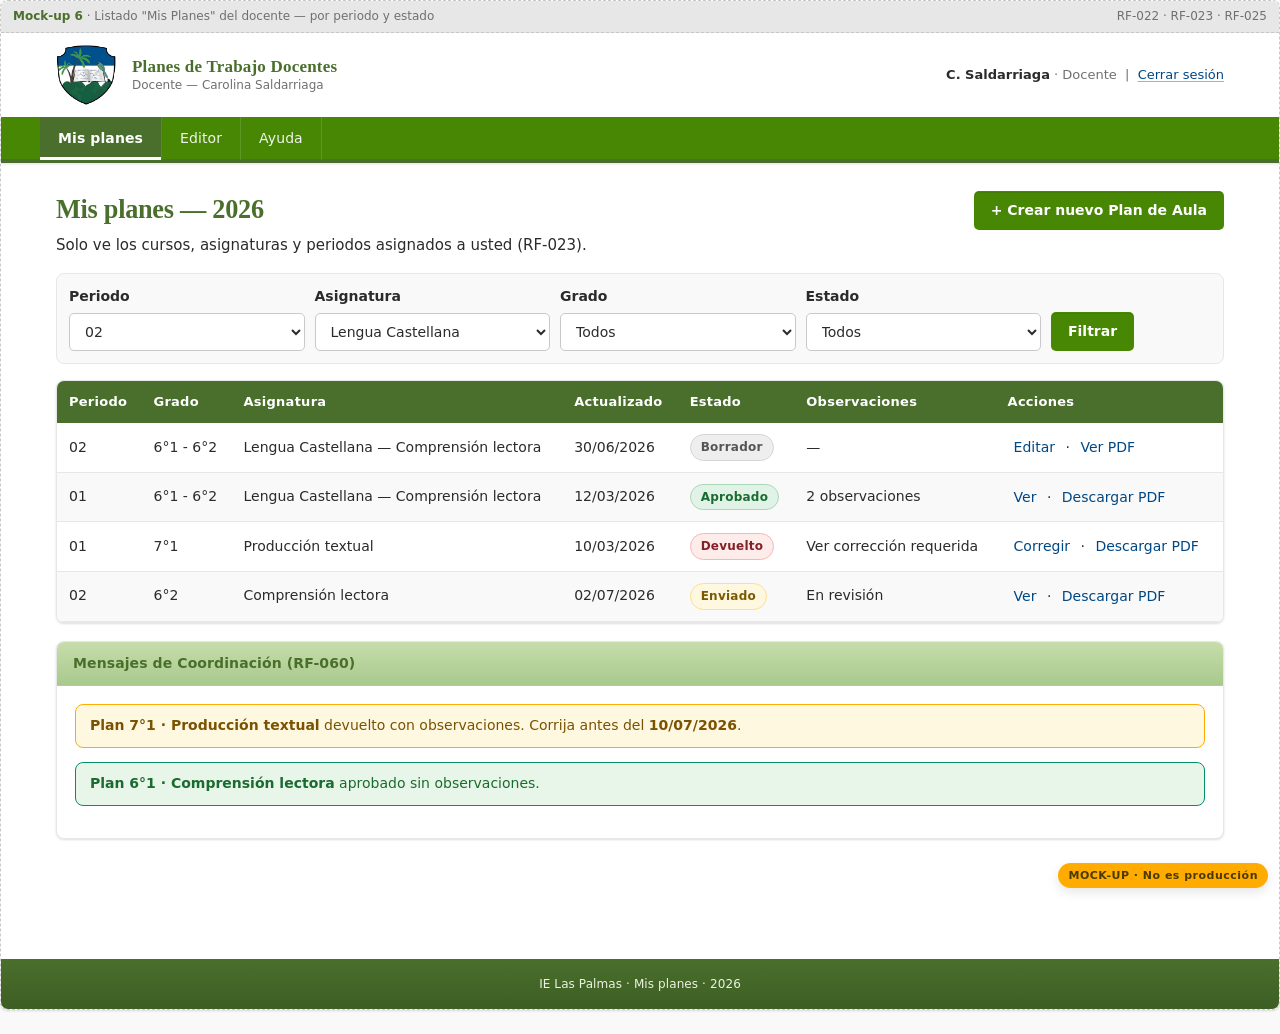
<file: 06-mis-planes-docente.html>
﻿<!DOCTYPE html>
<html lang="es-CO">
<head>
<meta charset="utf-8">
<meta name="viewport" content="width=device-width, initial-scale=1">
<title>Mock-up 6 · Mis Planes (docente) · IE Las Palmas</title>
<link rel="stylesheet" href="estilos-base.css">
</head>
<body>

<div class="pantalla-mockup">
  <div class="pantalla-mockup__barra">
    <span><strong>Mock-up 6</strong> · Listado "Mis Planes" del docente — por periodo y estado</span>
    <span>RF-022 · RF-023 · RF-025</span>
  </div>

  <header class="ie-header">
    <div class="ie-header__contenedor">
      <img src="logofinalpalmas.png" class="ie-header__escudo--logo" alt="Escudo IE Las Palmas">
      <div class="ie-header__titulo">
        <strong>Planes de Trabajo Docentes</strong>
        <span>Docente — Carolina Saldarriaga</span>
      </div>
      <div class="ie-header__usuario">
        <strong>C. Saldarriaga</strong> · Docente
        &nbsp;|&nbsp; <a href="02-login-sso.html">Cerrar sesión</a>
      </div>
    </div>
    <nav class="ie-nav">
      <ul class="ie-nav__lista">
        <li><a href="#" aria-current="page">Mis planes</a></li>
        <li><a href="05-editor-plan-aula.html">Editor</a></li>
        <li><a href="#">Ayuda</a></li>
      </ul>
    </nav>
  </header>

  <main class="ie-contenedor">
    <div style="display:flex;justify-content:space-between;align-items:center;flex-wrap:wrap;gap:10px">
      <h1 style="color:var(--ie-verde);margin:0">Mis planes — 2026</h1>
      <button class="btn btn--primario">+ Crear nuevo Plan de Aula</button>
    </div>
    <p class="ayuda" style="margin:4px 0 16px">Solo ve los cursos, asignaturas y periodos asignados a usted (RF-023).</p>

    <!-- Filtros -->
    <section class="filtros">
      <div class="campo">
        <label>Periodo</label>
        <select><option>Todos</option><option selected>02</option><option>03</option></select>
      </div>
      <div class="campo">
        <label>Asignatura</label>
        <select><option>Todas</option><option selected>Lengua Castellana</option><option>Producción textual</option></select>
      </div>
      <div class="campo">
        <label>Grado</label>
        <select><option>Todos</option><option>6°1</option><option>6°2</option></select>
      </div>
      <div class="campo">
        <label>Estado</label>
        <select><option>Todos</option><option>Borrador</option><option>Enviado</option><option>Aprobado</option><option>Rechazado</option></select>
      </div>
      <div class="campo" style="flex:0"><button class="btn btn--primario">Filtrar</button></div>
    </section>

    <!-- Tabla de mis planes -->
    <section class="panel">
      <table class="ie-tabla">
        <thead>
          <tr>
            <th>Periodo</th><th>Grado</th><th>Asignatura</th><th>Actualizado</th><th>Estado</th><th>Observaciones</th><th>Acciones</th>
          </tr>
        </thead>
        <tbody>
          <tr>
            <td>02</td><td>6°1 - 6°2</td>
            <td>Lengua Castellana — Comprensión lectora</td>
            <td>30/06/2026</td>
            <td><span class="estado estado--borrador">Borrador</span></td>
            <td>—</td>
            <td>
              <a class="btn btn--enlace" href="05-editor-plan-aula.html">Editar</a> ·
              <button class="btn btn--enlace">Ver PDF</button>
            </td>
          </tr>
          <tr>
            <td>01</td><td>6°1 - 6°2</td>
            <td>Lengua Castellana — Comprensión lectora</td>
            <td>12/03/2026</td>
            <td><span class="estado estado--aprobado">Aprobado</span></td>
            <td>2 observaciones</td>
            <td>
              <a class="btn btn--enlace" href="#">Ver</a> ·
              <button class="btn btn--enlace">Descargar PDF</button>
            </td>
          </tr>
          <tr>
            <td>01</td><td>7°1</td>
            <td>Producción textual</td>
            <td>10/03/2026</td>
            <td><span class="estado estado--rechazado">Devuelto</span></td>
            <td>Ver corrección requerida</td>
            <td>
              <a class="btn btn--enlace" href="#">Corregir</a> ·
              <button class="btn btn--enlace">Descargar PDF</button>
            </td>
          </tr>
          <tr>
            <td>02</td><td>6°2</td>
            <td>Comprensión lectora</td>
            <td>02/07/2026</td>
            <td><span class="estado estado--enviado">Enviado</span></td>
            <td>En revisión</td>
            <td>
              <a class="btn btn--enlace" href="#">Ver</a> ·
              <button class="btn btn--enlace">Descargar PDF</button>
            </td>
          </tr>
        </tbody>
      </table>
    </section>

    <!-- Avisos de Coordinación -->
    <section class="panel" style="margin-top:18px">
      <div class="panel__encabezado">Mensajes de Coordinación (RF-060)</div>
      <div class="panel__cuerpo">
        <div class="aviso aviso--alerta">
          <strong>Plan 7°1 · Producción textual</strong> devuelto con observaciones. Corrija antes del <strong>10/07/2026</strong>.
        </div>
        <div class="aviso aviso--exito">
          <strong>Plan 6°1 · Comprensión lectora</strong> aprobado sin observaciones.
        </div>
      </div>
    </section>
  </main>

  <footer class="ie-pie">
    IE Las Palmas · Mis planes · 2026
  </footer>
</div>

<div class="sello-mockup">MOCK-UP · No es producción</div>
</body>
</html>
</file>
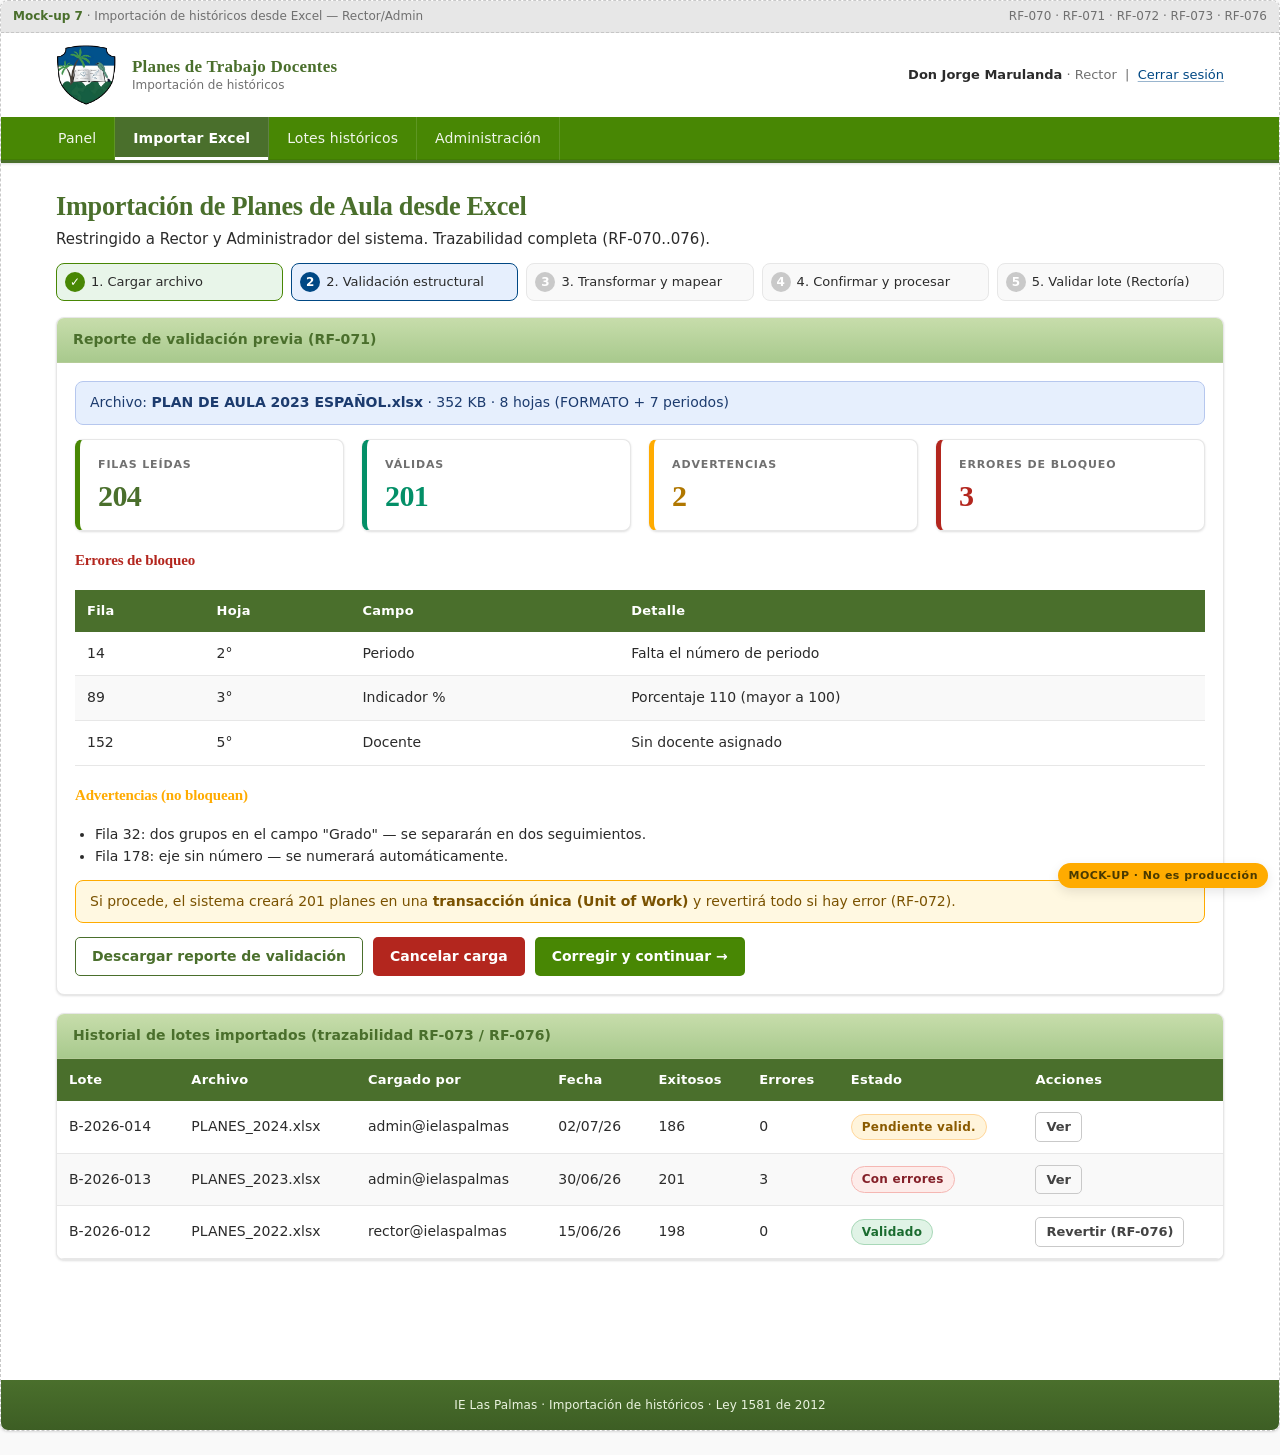
<file: 07-importacion-excel.html>
﻿<!DOCTYPE html>
<html lang="es-CO">
<head>
<meta charset="utf-8">
<meta name="viewport" content="width=device-width, initial-scale=1">
<title>Mock-up 7 · Importación de Excel · IE Las Palmas</title>
<link rel="stylesheet" href="estilos-base.css">
</head>
<body>

<div class="pantalla-mockup">
  <div class="pantalla-mockup__barra">
    <span><strong>Mock-up 7</strong> · Importación de históricos desde Excel — Rector/Admin</span>
    <span>RF-070 · RF-071 · RF-072 · RF-073 · RF-076</span>
  </div>

  <header class="ie-header">
    <div class="ie-header__contenedor">
      <img src="logofinalpalmas.png" class="ie-header__escudo--logo" alt="Escudo IE Las Palmas">
      <div class="ie-header__titulo">
        <strong>Planes de Trabajo Docentes</strong>
        <span>Importación de históricos</span>
      </div>
      <div class="ie-header__usuario">
        <strong>Don Jorge Marulanda</strong> · Rector
        &nbsp;|&nbsp; <a href="02-login-sso.html">Cerrar sesión</a>
      </div>
    </div>
    <nav class="ie-nav">
      <ul class="ie-nav__lista">
        <li><a href="03-dashboard-rectoria.html">Panel</a></li>
        <li><a href="#" aria-current="page">Importar Excel</a></li>
        <li><a href="#">Lotes históricos</a></li>
        <li><a href="08-administracion.html">Administración</a></li>
      </ul>
    </nav>
  </header>

  <main class="ie-contenedor">
    <h1 style="color:var(--ie-verde);margin-top:0">Importación de Planes de Aula desde Excel</h1>
    <p class="ayuda" style="margin-top:-8px">Restringido a Rector y Administrador del sistema. Trazabilidad completa (RF-070..076).</p>

    <!-- Wizard de pasos -->
    <div class="pasos">
      <div class="pasos__paso pasos__paso--ok">1. Cargar archivo</div>
      <div class="pasos__paso pasos__paso--activo">2. Validación estructural</div>
      <div class="pasos__paso">3. Transformar y mapear</div>
      <div class="pasos__paso">4. Confirmar y procesar</div>
      <div class="pasos__paso">5. Validar lote (Rectoría)</div>
    </div>

    <!-- Paso 2 visible -->
    <section class="panel">
      <div class="panel__encabezado">Reporte de validación previa (RF-071)</div>
      <div class="panel__cuerpo">
        <div class="aviso aviso--info">
          Archivo: <strong>PLAN DE AULA 2023 ESPAÑOL.xlsx</strong> · 352 KB · 8 hojas (FORMATO + 7 periodos)
        </div>

        <div class="ie-grid ie-grid--4">
          <div class="kpi"><div class="kpi__etiqueta">Filas leídas</div><div class="kpi__valor">204</div></div>
          <div class="kpi kpi--exito"><div class="kpi__etiqueta">Válidas</div><div class="kpi__valor">201</div></div>
          <div class="kpi kpi--alerta"><div class="kpi__etiqueta">Advertencias</div><div class="kpi__valor">2</div></div>
          <div class="kpi kpi--error"><div class="kpi__etiqueta">Errores de bloqueo</div><div class="kpi__valor">3</div></div>
        </div>

        <h4 style="color:var(--ie-error)">Errores de bloqueo</h4>
        <table class="ie-tabla">
          <thead><tr><th>Fila</th><th>Hoja</th><th>Campo</th><th>Detalle</th></tr></thead>
          <tbody>
            <tr><td>14</td><td>2°</td><td>Periodo</td><td>Falta el número de periodo</td></tr>
            <tr><td>89</td><td>3°</td><td>Indicador %</td><td>Porcentaje 110 (mayor a 100)</td></tr>
            <tr><td>152</td><td>5°</td><td>Docente</td><td>Sin docente asignado</td></tr>
          </tbody>
        </table>

        <h4 style="color:var(--ie-amarillo)">Advertencias (no bloquean)</h4>
        <ul style="font-size:14px">
          <li>Fila 32: dos grupos en el campo "Grado" — se separarán en dos seguimientos.</li>
          <li>Fila 178: eje sin número — se numerará automáticamente.</li>
        </ul>

        <div class="aviso aviso--alerta">
          Si procede, el sistema creará 201 planes en una <strong>transacción única (Unit of Work)</strong> y revertirá todo si hay error (RF-072).
        </div>

        <div style="display:flex;gap:10px;flex-wrap:wrap;margin-top:10px">
          <button class="btn btn--secundario">Descargar reporte de validación</button>
          <button class="btn btn--peligro">Cancelar carga</button>
          <button class="btn btn--primario">Corregir y continuar →</button>
        </div>
      </div>
    </section>

    <!-- Historial de lotes -->
    <section class="panel" style="margin-top:18px">
      <div class="panel__encabezado">Historial de lotes importados (trazabilidad RF-073 / RF-076)</div>
      <table class="ie-tabla">
        <thead><tr><th>Lote</th><th>Archivo</th><th>Cargado por</th><th>Fecha</th><th>Exitosos</th><th>Errores</th><th>Estado</th><th>Acciones</th></tr></thead>
        <tbody>
          <tr><td>B-2026-014</td><td>PLANES_2024.xlsx</td><td>admin@ielaspalmas</td><td>02/07/26</td><td>186</td><td>0</td><td><span class="estado estado--pendiente">Pendiente valid.</span></td><td><button class="btn btn--ghost btn--sm">Ver</button></td></tr>
          <tr><td>B-2026-013</td><td>PLANES_2023.xlsx</td><td>admin@ielaspalmas</td><td>30/06/26</td><td>201</td><td>3</td><td><span class="estado estado--rechazado">Con errores</span></td><td><button class="btn btn--ghost btn--sm">Ver</button></td></tr>
          <tr><td>B-2026-012</td><td>PLANES_2022.xlsx</td><td>rector@ielaspalmas</td><td>15/06/26</td><td>198</td><td>0</td><td><span class="estado estado--aprobado">Validado</span></td><td><button class="btn btn--ghost btn--sm">Revertir (RF-076)</button></td></tr>
        </tbody>
      </table>
    </section>
  </main>

  <footer class="ie-pie">
    IE Las Palmas · Importación de históricos · Ley 1581 de 2012
  </footer>
</div>

<div class="sello-mockup">MOCK-UP · No es producción</div>
</body>
</html>
</file>
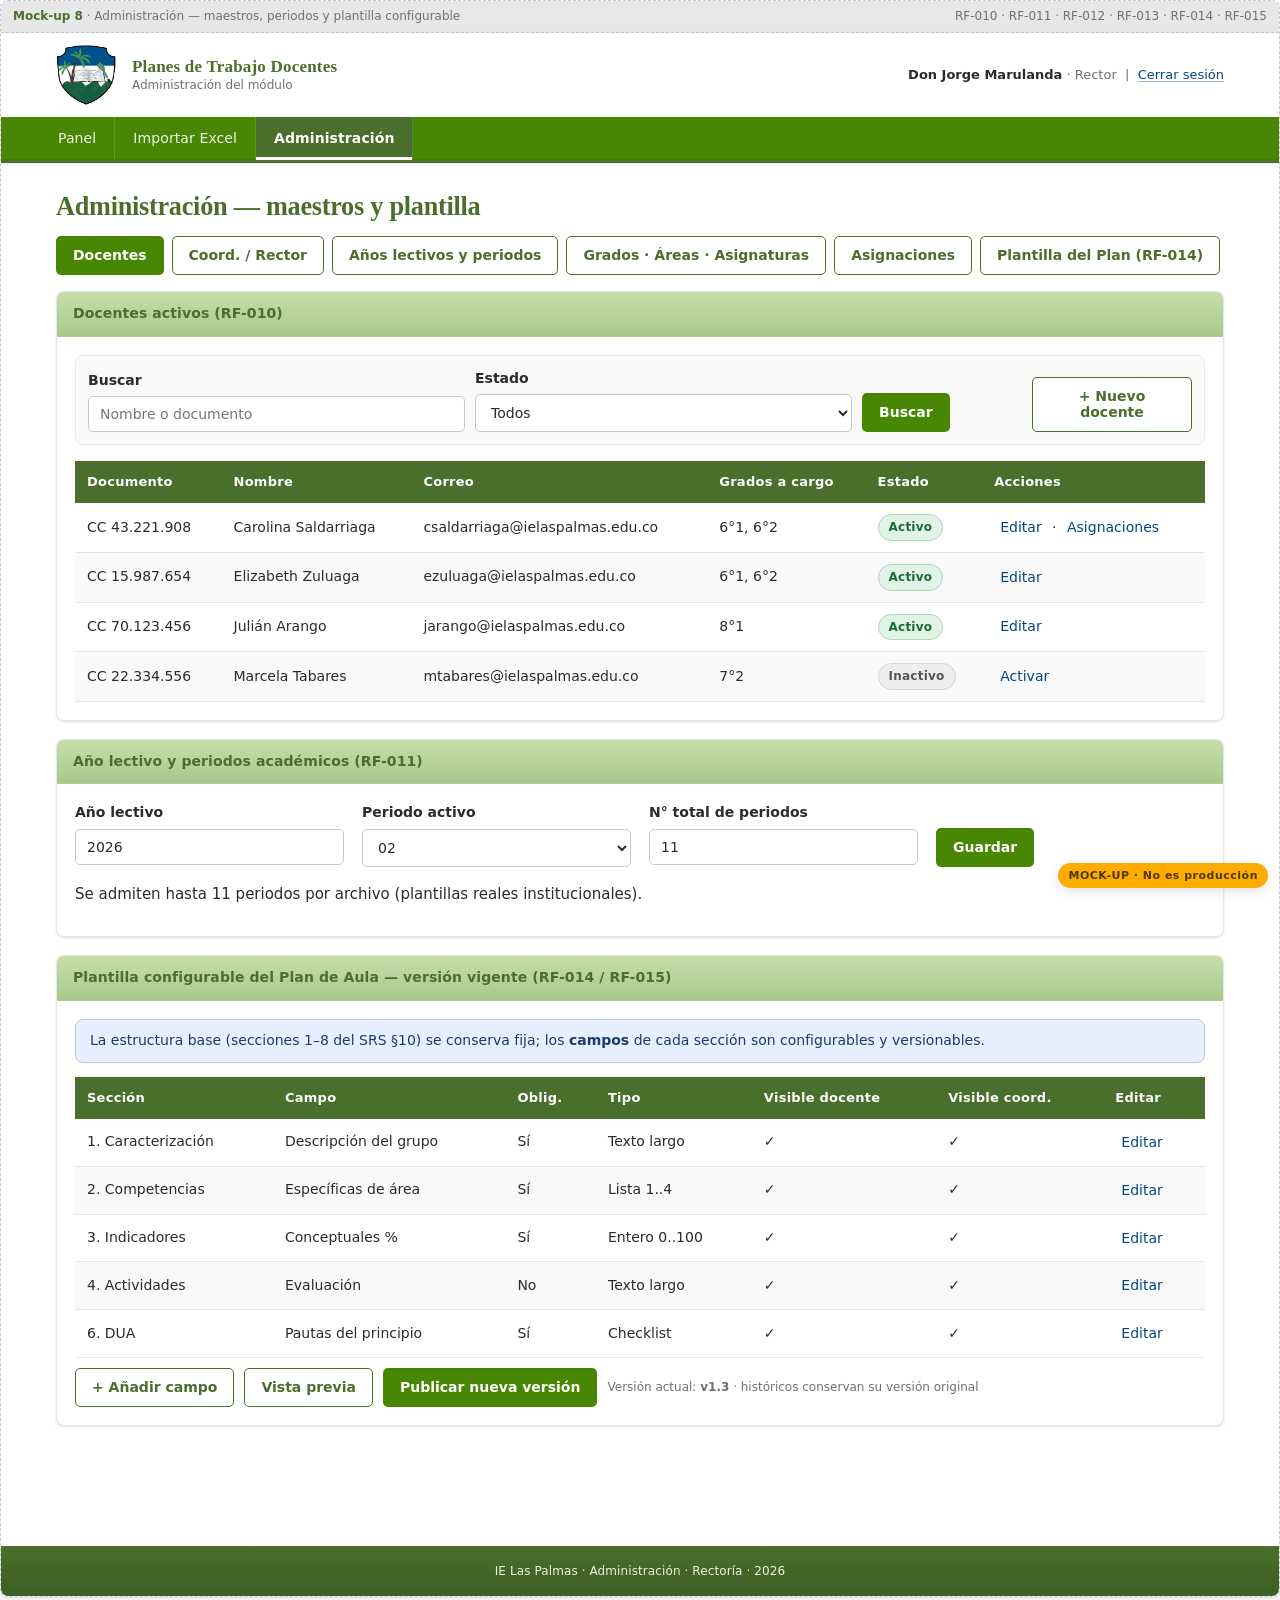
<file: 08-administracion.html>
﻿<!DOCTYPE html>
<html lang="es-CO">
<head>
<meta charset="utf-8">
<meta name="viewport" content="width=device-width, initial-scale=1">
<title>Mock-up 8 · Administración · IE Las Palmas</title>
<link rel="stylesheet" href="estilos-base.css">
</head>
<body>

<div class="pantalla-mockup">
  <div class="pantalla-mockup__barra">
    <span><strong>Mock-up 8</strong> · Administración — maestros, periodos y plantilla configurable</span>
    <span>RF-010 · RF-011 · RF-012 · RF-013 · RF-014 · RF-015</span>
  </div>

  <header class="ie-header">
    <div class="ie-header__contenedor">
      <img src="logofinalpalmas.png" class="ie-header__escudo--logo" alt="Escudo IE Las Palmas">
      <div class="ie-header__titulo">
        <strong>Planes de Trabajo Docentes</strong>
        <span>Administración del módulo</span>
      </div>
      <div class="ie-header__usuario">
        <strong>Don Jorge Marulanda</strong> · Rector
        &nbsp;|&nbsp; <a href="02-login-sso.html">Cerrar sesión</a>
      </div>
    </div>
    <nav class="ie-nav">
      <ul class="ie-nav__lista">
        <li><a href="03-dashboard-rectoria.html">Panel</a></li>
        <li><a href="07-importacion-excel.html">Importar Excel</a></li>
        <li><a href="#" aria-current="page">Administración</a></li>
      </ul>
    </nav>
  </header>

  <main class="ie-contenedor">
    <h1 style="color:var(--ie-verde);margin-top:0">Administración — maestros y plantilla</h1>

    <!-- Submenú de pestañas -->
    <div style="display:flex;gap:8px;flex-wrap:wrap;margin-bottom:16px">
      <button class="btn btn--primario">Docentes</button>
      <button class="btn btn--secundario">Coord. / Rector</button>
      <button class="btn btn--secundario">Años lectivos y periodos</button>
      <button class="btn btn--secundario">Grados · Áreas · Asignaturas</button>
      <button class="btn btn--secundario">Asignaciones</button>
      <button class="btn btn--secundario">Plantilla del Plan (RF-014)</button>
    </div>

    <!-- Tabla de docentes -->
    <section class="panel">
      <div class="panel__encabezado">Docentes activos (RF-010)</div>
      <div class="panel__cuerpo">
        <div class="filtros">
          <div class="campo"><label>Buscar</label><input type="text" placeholder="Nombre o documento"></div>
          <div class="campo"><label>Estado</label><select><option>Todos</option><option>Activo</option><option>Inactivo</option></select></div>
          <div class="campo" style="flex:0"><button class="btn btn--primario">Buscar</button></div>
          <div class="campo" style="flex:0"><button class="btn btn--secundario">+ Nuevo docente</button></div>
        </div>
        <table class="ie-tabla">
          <thead><tr><th>Documento</th><th>Nombre</th><th>Correo</th><th>Grados a cargo</th><th>Estado</th><th>Acciones</th></tr></thead>
          <tbody>
            <tr><td>CC 43.221.908</td><td>Carolina Saldarriaga</td><td>csaldarriaga@ielaspalmas.edu.co</td><td>6°1, 6°2</td><td><span class="estado estado--aprobado">Activo</span></td><td><button class="btn btn--enlace">Editar</button> · <button class="btn btn--enlace">Asignaciones</button></td></tr>
            <tr><td>CC 15.987.654</td><td>Elizabeth Zuluaga</td><td>ezuluaga@ielaspalmas.edu.co</td><td>6°1, 6°2</td><td><span class="estado estado--aprobado">Activo</span></td><td><button class="btn btn--enlace">Editar</button></td></tr>
            <tr><td>CC 70.123.456</td><td>Julián Arango</td><td>jarango@ielaspalmas.edu.co</td><td>8°1</td><td><span class="estado estado--aprobado">Activo</span></td><td><button class="btn btn--enlace">Editar</button></td></tr>
            <tr><td>CC 22.334.556</td><td>Marcela Tabares</td><td>mtabares@ielaspalmas.edu.co</td><td>7°2</td><td><span class="estado estado--borrador">Inactivo</span></td><td><button class="btn btn--enlace">Activar</button></td></tr>
          </tbody>
        </table>
      </div>
    </section>

    <!-- Año lectivo y periodos -->
    <section class="panel">
      <div class="panel__encabezado">Año lectivo y periodos académicos (RF-011)</div>
      <div class="panel__cuerpo">
        <div class="ie-grid ie-grid--4">
          <div class="campo"><label>Año lectivo</label><input type="text" value="2026"></div>
          <div class="campo"><label>Periodo activo</label><select><option>01</option><option selected>02</option><option>03</option></select></div>
          <div class="campo"><label>N° total de periodos</label><input type="number" value="11"></div>
          <div class="campo" style="display:flex;align-items:flex-end"><button class="btn btn--primario">Guardar</button></div>
        </div>
        <p class="ayuda">Se admiten hasta 11 periodos por archivo (plantillas reales institucionales).</p>
      </div>
    </section>

    <!-- Plantilla configurable del Plan de Aula -->
    <section class="panel">
      <div class="panel__encabezado">Plantilla configurable del Plan de Aula — versión vigente (RF-014 / RF-015)</div>
      <div class="panel__cuerpo">
        <div class="aviso aviso--info">
          La estructura base (secciones 1–8 del SRS §10) se conserva fija; los <strong>campos</strong> de cada sección son configurables y versionables.
        </div>

        <table class="ie-tabla">
          <thead><tr><th>Sección</th><th>Campo</th><th>Oblig.</th><th>Tipo</th><th>Visible docente</th><th>Visible coord.</th><th>Editar</th></tr></thead>
          <tbody>
            <tr><td>1. Caracterización</td><td>Descripción del grupo</td><td>Sí</td><td>Texto largo</td><td>✓</td><td>✓</td><td><button class="btn btn--enlace">Editar</button></td></tr>
            <tr><td>2. Competencias</td><td>Específicas de área</td><td>Sí</td><td>Lista 1..4</td><td>✓</td><td>✓</td><td><button class="btn btn--enlace">Editar</button></td></tr>
            <tr><td>3. Indicadores</td><td>Conceptuales %</td><td>Sí</td><td>Entero 0..100</td><td>✓</td><td>✓</td><td><button class="btn btn--enlace">Editar</button></td></tr>
            <tr><td>4. Actividades</td><td>Evaluación</td><td>No</td><td>Texto largo</td><td>✓</td><td>✓</td><td><button class="btn btn--enlace">Editar</button></td></tr>
            <tr><td>6. DUA</td><td>Pautas del principio</td><td>Sí</td><td>Checklist</td><td>✓</td><td>✓</td><td><button class="btn btn--enlace">Editar</button></td></tr>
          </tbody>
        </table>

        <div style="display:flex;gap:10px;flex-wrap:wrap;margin-top:10px">
          <button class="btn btn--secundario">+ Añadir campo</button>
          <button class="btn btn--secundario">Vista previa</button>
          <button class="btn btn--primario">Publicar nueva versión</button>
          <span style="font-size:12px;color:var(--ie-gris-4);align-self:center">Versión actual: <strong>v1.3</strong> · históricos conservan su versión original</span>
        </div>
      </div>
    </section>
  </main>

  <footer class="ie-pie">
    IE Las Palmas · Administración · Rectoría · 2026
  </footer>
</div>

<div class="sello-mockup">MOCK-UP · No es producción</div>
</body>
</html>
</file>
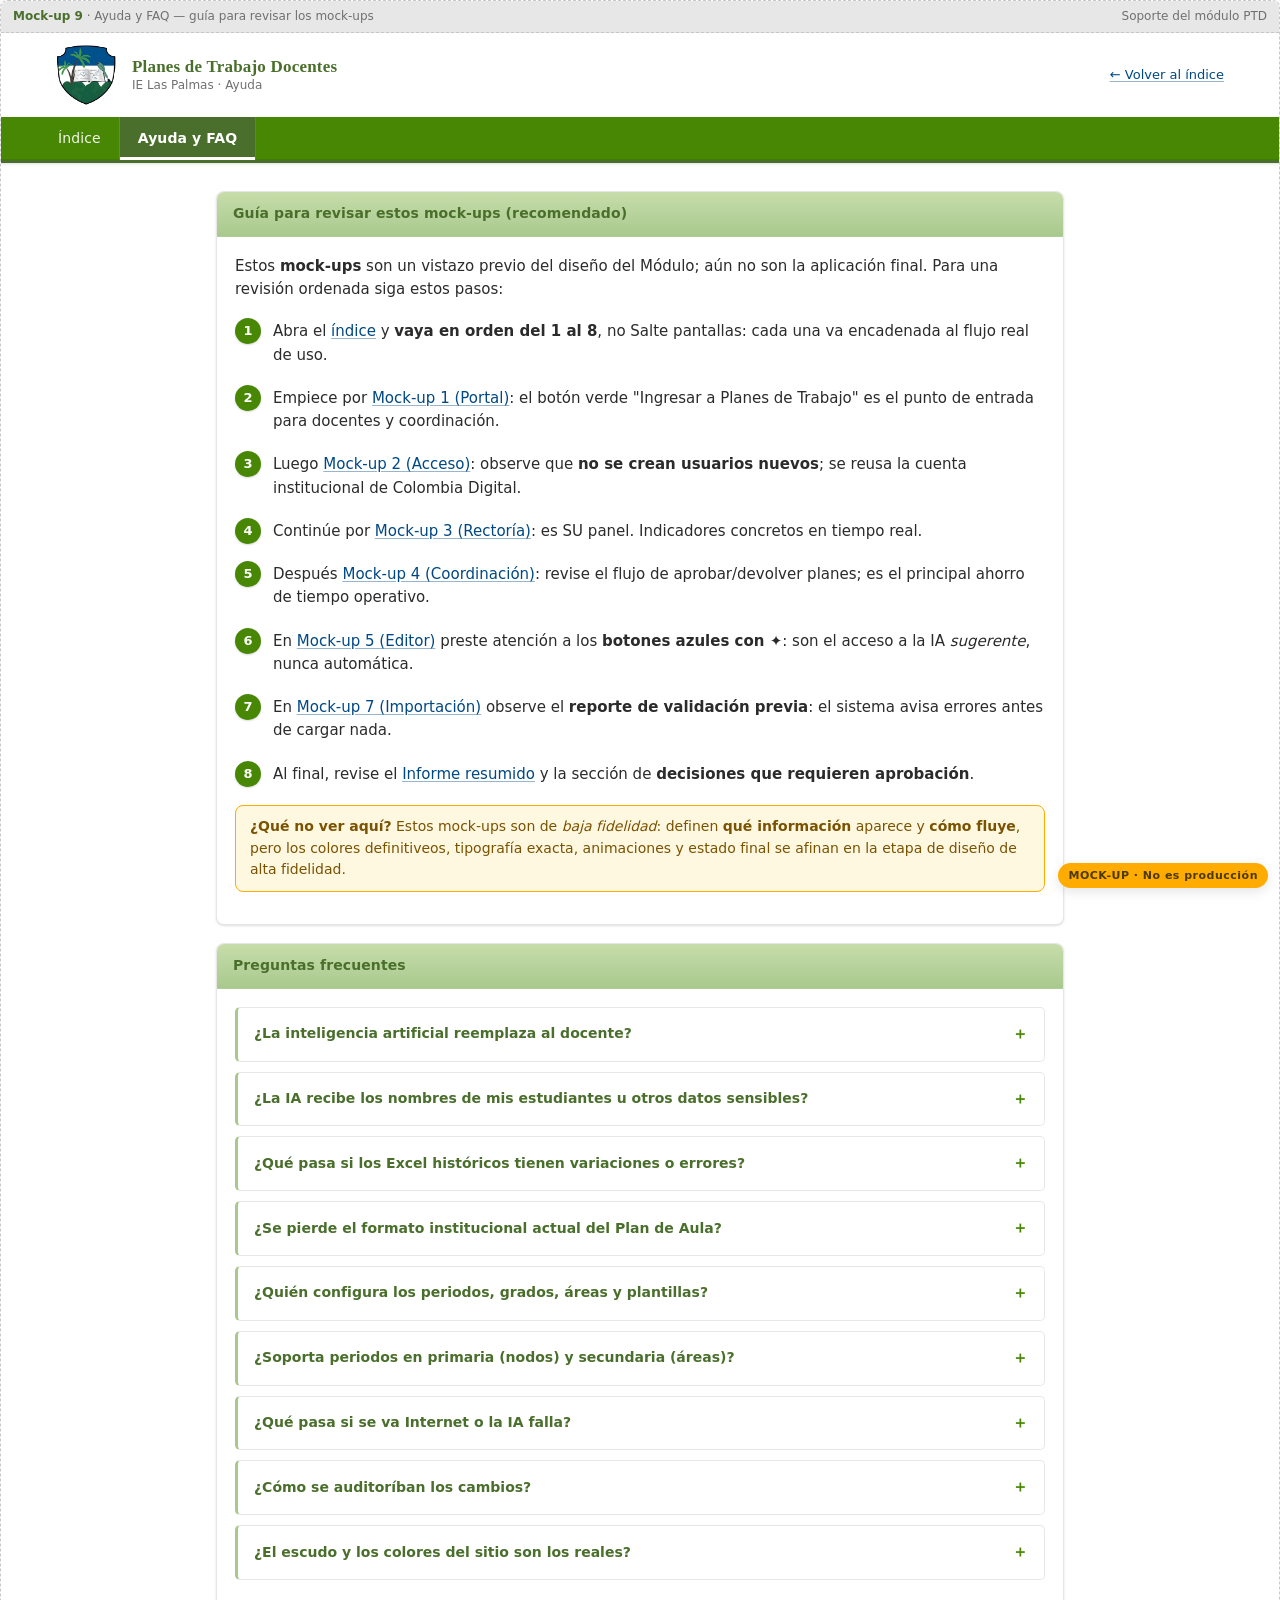
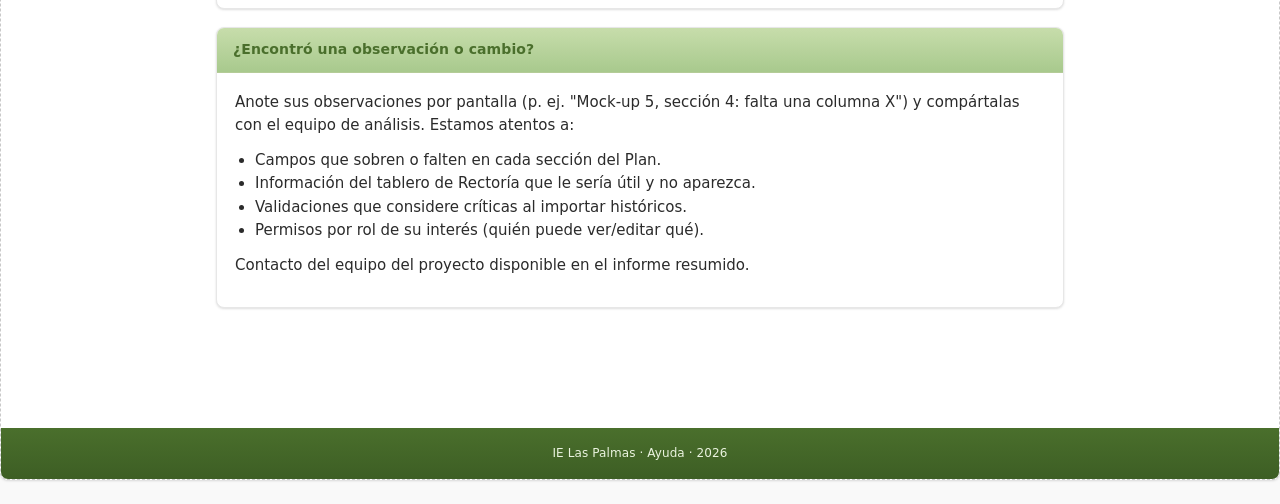
<file: 09-ayuda-faq.html>
<!DOCTYPE html>
<html lang="es-CO">
<head>
<meta charset="utf-8">
<meta name="viewport" content="width=device-width, initial-scale=1">
<title>Mock-up 9 · Ayuda y FAQ · IE Las Palmas</title>
<link rel="stylesheet" href="estilos-base.css">
<style>
  details.faq {
    border: 1px solid var(--ie-gris-2);
    border-left: 3px solid var(--ie-verde-claro);
    border-radius: var(--radio-sm);
    padding: 0;
    margin-bottom: 10px;
    background: #fff;
    transition: border-color var(--transicion), box-shadow var(--transicion);
  }
  details.faq[open] { border-left-color: var(--ie-verde-vivo); box-shadow: var(--sombra-1); }
  details.faq summary {
    padding: 14px 16px; cursor: pointer; font-weight: 600;
    color: var(--ie-verde); list-style: none;
    display: flex; justify-content: space-between; align-items: center;
    font-size: 14px;
  }
  details.faq summary::-webkit-details-marker { display: none; }
  details.faq summary::after {
    content: "＋"; color: var(--ie-verde-vivo);
    font-weight: 700; font-size: 16px;
    transition: transform var(--transicion);
  }
  details.faq[open] summary::after { content: "－"; }
  details.faq .respuesta { padding: 0 16px 16px; color: var(--ie-texto); font-size: 14px; line-height: 1.6; }

  .revision-num { counter-reset: paso-rev; padding-left: 0; }
  .revision-num li {
    counter-increment: paso-rev; list-style: none; position: relative;
    padding: 4px 0 4px 38px; margin-bottom: 12px;
  }
  .revision-num li::before {
    content: counter(paso-rev); position: absolute; left: 0; top: 2px;
    background: var(--ie-verde-vivo); color: #fff;
    width: 26px; height: 26px; border-radius: 50%;
    display: grid; place-items: center;
    font-weight: 700; font-size: 13px;
    box-shadow: 0 1px 2px rgba(0,0,0,.15);
  }
</style>
</head>
<body>

<div class="pantalla-mockup">
  <div class="pantalla-mockup__barra">
    <span><strong>Mock-up 9</strong> · Ayuda y FAQ — guía para revisar los mock-ups</span>
    <span>Soporte del módulo PTD</span>
  </div>

  <header class="ie-header">
    <div class="ie-header__contenedor">
      <img src="logofinalpalmas.png" class="ie-header__escudo--logo" alt="Escudo IE Las Palmas">
      <div class="ie-header__titulo">
        <strong>Planes de Trabajo Docentes</strong>
        <span>IE Las Palmas · Ayuda</span>
      </div>
      <div class="ie-header__usuario"><a href="index.html">← Volver al índice</a></div>
    </div>
    <nav class="ie-nav">
      <ul class="ie-nav__lista">
        <li><a href="index.html">Índice</a></li>
        <li><a href="#" aria-current="page">Ayuda y FAQ</a></li>
      </ul>
    </nav>
  </header>

  <main class="ie-contenedor" style="max-width:880px">

    <!-- Guía de revisión para el Rector -->
    <section class="panel">
      <div class="panel__encabezado">Guía para revisar estos mock-ups (recomendado)</div>
      <div class="panel__cuerpo">
        <p>
          Estos <strong>mock-ups</strong> son un vistazo previo del diseño del Módulo; aún no son la
          aplicación final. Para una revisión ordenada siga estos pasos:
        </p>
        <ol class="revision-num">
          <li>Abra el <a href="index.html">índice</a> y <strong>vaya en orden del 1 al 8</strong>, no Salte pantallas: cada una va encadenada al flujo real de uso.</li>
          <li>Empiece por <a href="01-portal-boton-entrada.html">Mock-up 1 (Portal)</a>: el botón verde "Ingresar a Planes de Trabajo" es el punto de entrada para docentes y coordinación.</li>
          <li>Luego <a href="02-login-sso.html">Mock-up 2 (Acceso)</a>: observe que <strong>no se crean usuarios nuevos</strong>; se reusa la cuenta institucional de Colombia Digital.</li>
          <li>Continúe por <a href="03-dashboard-rectoria.html">Mock-up 3 (Rectoría)</a>: es SU panel. Indicadores concretos en tiempo real.</li>
          <li>Después <a href="04-dashboard-coordinacion.html">Mock-up 4 (Coordinación)</a>: revise el flujo de aprobar/devolver planes; es el principal ahorro de tiempo operativo.</li>
          <li>En <a href="05-editor-plan-aula.html">Mock-up 5 (Editor)</a> preste atención a los <strong>botones azules con ✦</strong>: son el acceso a la IA <em>sugerente</em>, nunca automática.</li>
          <li>En <a href="07-importacion-excel.html">Mock-up 7 (Importación)</a> observe el <strong>reporte de validación previa</strong>: el sistema avisa errores antes de cargar nada.</li>
          <li>Al final, revise el <a href="../informe/informe-resumen-proyecto.html">Informe resumido</a> y la sección de <strong>decisiones que requieren aprobación</strong>.</li>
        </ol>

        <div class="aviso aviso--alerta">
          <strong>¿Qué no ver aquí?</strong> Estos mock-ups son de <em>baja fidelidad</em>: definen <strong>qué información</strong> aparece y <strong>cómo fluye</strong>, pero los colores definitiveos, tipografía exacta, animaciones y estado final se afinan en la etapa de diseño de alta fidelidad.
        </div>
      </div>
    </section>

    <!-- Preguntas frecuentes -->
    <section class="panel">
      <div class="panel__encabezado">Preguntas frecuentes</div>
      <div class="panel__cuerpo">

        <details class="faq">
          <summary>¿La inteligencia artificial reemplaza al docente?</summary>
          <div class="respuesta">
            No. La IA <strong>solo sugiere</strong> (borrador, mejora de redacción, resumen, propuestas de actividades). El docente decide si acepta, edita o descarta. Conserva control total sobre cada campo.
          </div>
        </details>

        <details class="faq">
          <summary>¿La IA recibe los nombres de mis estudiantes u otros datos sensibles?</summary>
          <div class="respuesta">
            No. Antes de enviar cualquier texto a la IA los datos personales se <strong>anonimizan</strong> automáticamente (Ley 1581 de 2012). Ningún PII viaja al proveedor de IA en texto plano.
          </div>
        </details>

        <details class="faq">
          <summary>¿Qué pasa si los Excel históricos tienen variaciones o errores?</summary>
          <div class="respuesta">
            El sistema hace una <strong>validación previa</strong> y produce un reporte con errores de bloqueo (se corrigen antes de cargar) y advertencias (no bloquean). Si hay error grave, se <strong>revierte toda la carga</strong> (transacción única) y no queda nada a medias.
          </div>
        </details>

        <details class="faq">
          <summary>¿Se pierde el formato institucional actual del Plan de Aula?</summary>
          <div class="respuesta">
            No. El editor replica las <strong>8 secciones de la plantilla vigente</strong> (caracterización, competencias, indicadores con %, actividades por eje, seguimiento, DUA, observaciones de Coordinación y Apoyo Psicopedagógico). El PDF descargado respeta el formato institucional.
          </div>
        </details>

        <details class="faq">
          <summary>¿Quién configura los periodos, grados, áreas y plantillas?</summary>
          <div class="respuesta">
            Rectoría (o un administrador delegado) desde el <a href="08-administracion.html">Mock-up 8</a>. La plantilla del Plan de Aula es <strong>configurable y versionable</strong>: se conserva el histórico de versiones y los planes antiguos mantienen la suya.
          </div>
        </details>

        <details class="faq">
          <summary>¿Soporta periodos en primaria (nodos) y secundaria (áreas)?</summary>
          <div class="respuesta">
            Sí. El sistema soporta <strong>ambos modelos</strong> — nodos (primaria) y áreas (secundaria) — tal como lo hacen las plantillas reales institucionales analizadas.
          </div>
        </details>

        <details class="faq">
          <summary>¿Qué pasa si se va Internet o la IA falla?</summary>
          <div class="respuesta">
            El docente puede seguir <strong>guardando el plan sin IA</strong>. La IA es un apoyo opcional; el diligenciamiento no depende de ella. Hay un mecanismo de degradación controlada con mensaje al usuario.
          </div>
        </details>

        <details class="faq">
          <summary>¿Cómo se auditoríban los cambios?</summary>
          <div class="respuesta">
            Cada acción (crear, editar, enviar, aprobar, importar) genera un registro inmutable con usuario, fecha y diff de cambios (RF-081/082). Es consultable por plan y por usuario, y nada se sobrescribe.
          </div>
        </details>

        <details class="faq">
          <summary>¿El escudo y los colores del sitio son los reales?</summary>
          <div class="respuesta">
            La paleta de colores y el logo (logofinalpalmas) son los <strong>reales del portal institucional</strong>. Elaborados para el mock-up; el acabado final se ajusta en alta fidelidad.
          </div>
        </details>

      </div>
    </section>

    <!-- Soporte / contacto -->
    <section class="panel">
      <div class="panel__encabezado">¿Encontró una observación o cambio?</div>
      <div class="panel__cuerpo">
        <p>
          Anote sus observaciones por pantalla (p. ej. "Mock-up 5, sección 4: falta una columna X")
          y compártalas con el equipo de análisis. Estamos atentos a:
        </p>
        <ul>
          <li>Campos que sobren o falten en cada sección del Plan.</li>
          <li>Información del tablero de Rectoría que le sería útil y no aparezca.</li>
          <li>Validaciones que considere críticas al importar históricos.</li>
          <li>Permisos por rol de su interés (quién puede ver/editar qué).</li>
        </ul>
        <p class="ayuda">Contacto del equipo del proyecto disponible en el informe resumido.</p>
      </div>
    </section>
  </main>

  <footer class="ie-pie">
    IE Las Palmas · Ayuda · 2026
  </footer>
</div>

<div class="sello-mockup">MOCK-UP · No es producción</div>
</body>
</html>
</file>
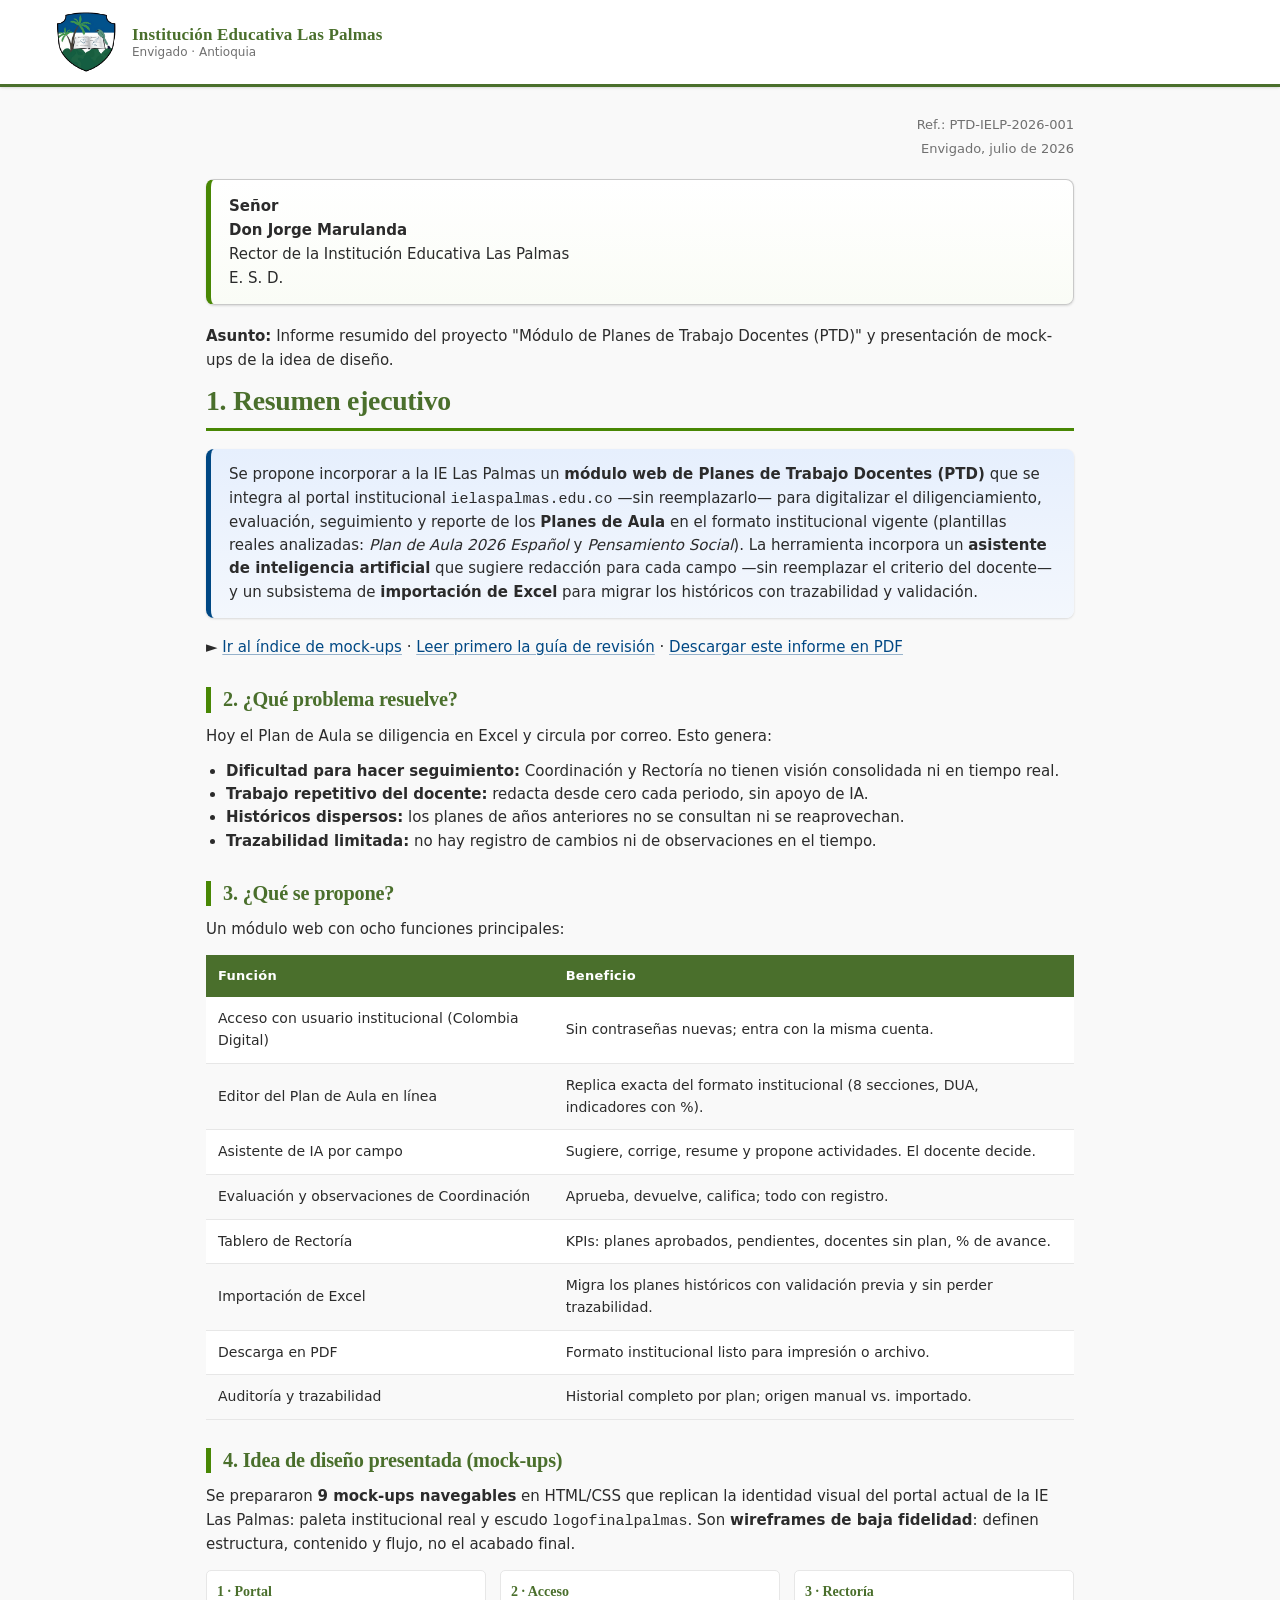
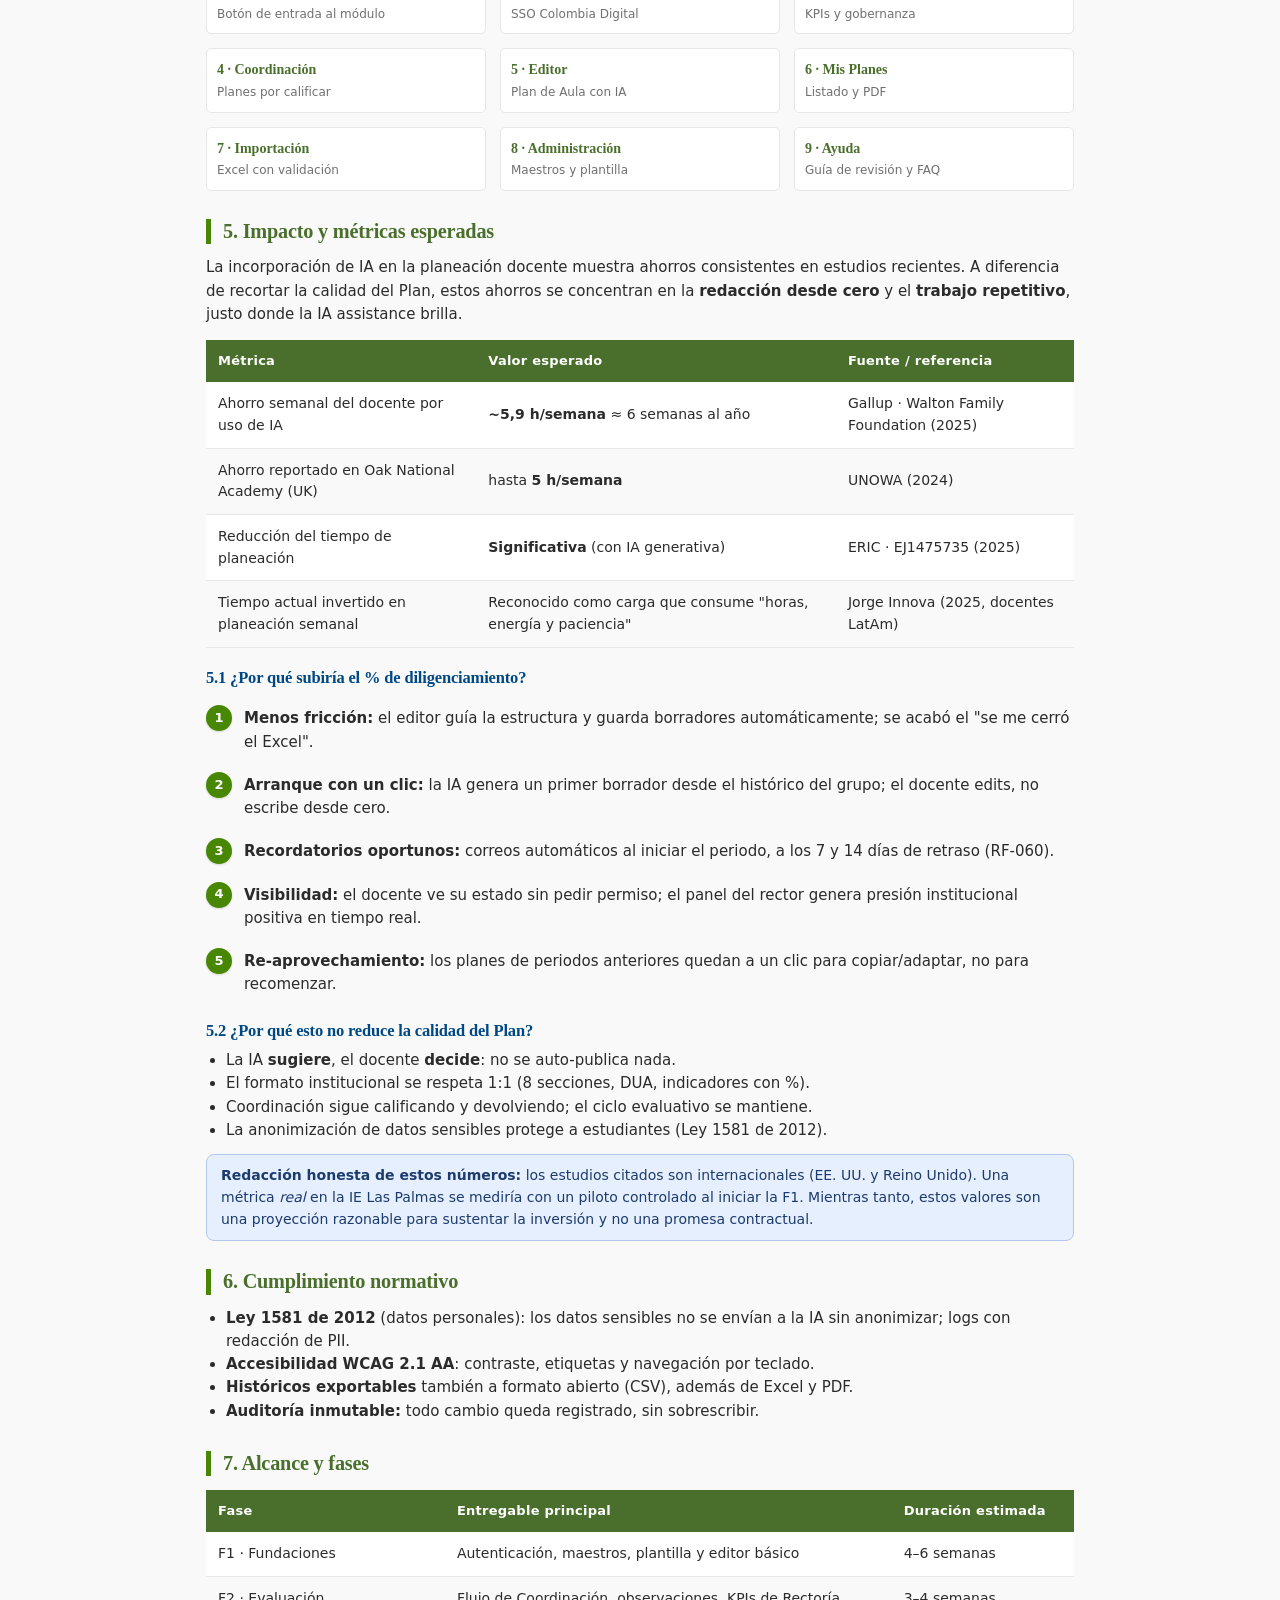
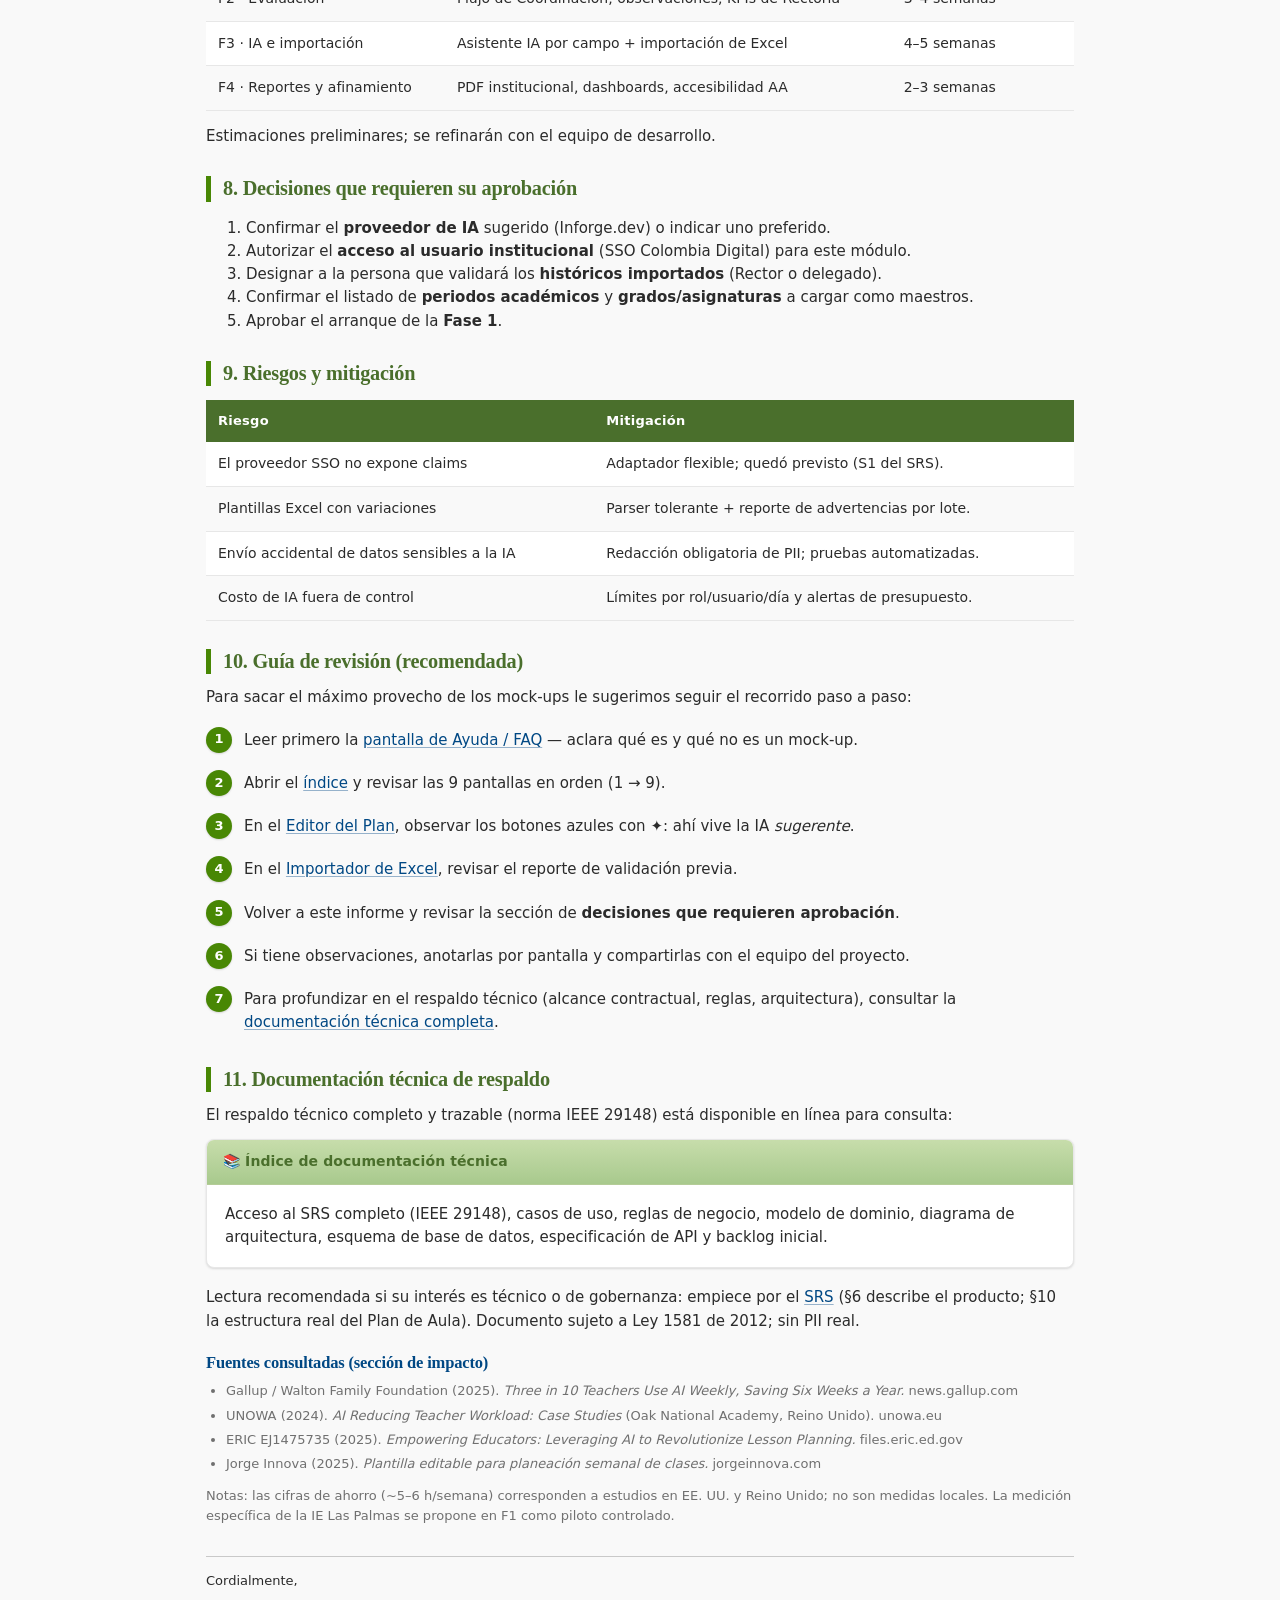
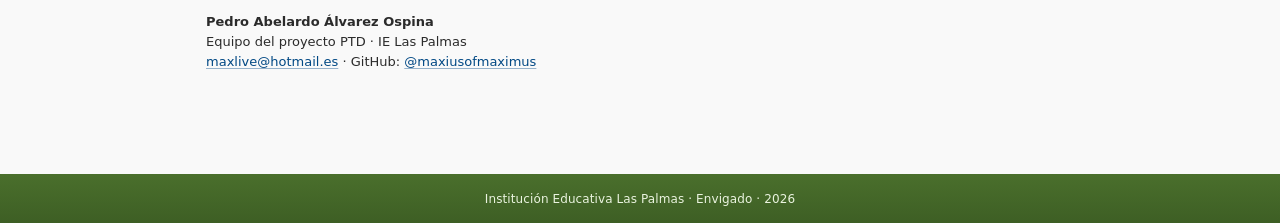
<file: informe/informe-resumen-proyecto.html>
﻿<!DOCTYPE html>
<html lang="es-CO">
<head>
<meta charset="utf-8">
<meta name="viewport" content="width=device-width, initial-scale=1">
<title>Informe resumido del proyecto · Módulo PTD · IE Las Palmas</title>
<link rel="stylesheet" href="../estilos-base.css">
<style>
  .informe { max-width: 900px; margin: 0 auto; }
  .informe h1 {
    color: var(--ie-verde);
    border-bottom: 3px solid var(--ie-verde-vivo);
    padding-bottom: 10px;
    font-size: 1.85rem;
  }
  .informe h2 {
    color: var(--ie-verde); margin-top: 28px;
    border-left: 5px solid var(--ie-verde-vivo);
    padding-left: 12px;
    font-size: 1.35rem;
  }
  .informe h3 { color: var(--ie-azul); margin-top: 20px; font-size: 1.1rem; }
  .informe .sello-destinatario {
    border: 1px solid var(--ie-gris-3); border-left: 5px solid var(--ie-verde-vivo);
    background: linear-gradient(180deg, #fff 0%, #fafcf6 100%);
    padding: 14px 18px; border-radius: var(--radio); margin: 20px 0;
    font-size: 15px; line-height: 1.6;
    box-shadow: var(--sombra-1);
  }
  .informe table { margin: 14px 0; }
  .resumen-ejecutivo {
    background: linear-gradient(180deg, var(--ie-azul-suave) 0%, #f3f7fd 100%);
    border-left: 5px solid var(--ie-azul);
    padding: 14px 18px; border-radius: var(--radio); margin: 18px 0;
    box-shadow: var(--sombra-1);
  }
  .impacto-num {
    counter-reset: paso-i; list-style:none; padding-left:0;
  }
  .impacto-num li {
    counter-increment: paso-i; list-style:none; position:relative;
    padding: 4px 0 4px 38px; margin-bottom: 12px;
  }
  .impacto-num li::before {
    content:counter(paso-i); position:absolute; left:0; top:2px;
    background:var(--ie-verde-vivo); color:#fff; width:26px; height:26px;
    border-radius:50%; display:grid; place-items:center;
    font-weight:700; font-size:13px;
    box-shadow: 0 1px 2px rgba(0,0,0,.15);
  }
  .galeria-miniaturas { display:grid; grid-template-columns: repeat(3, 1fr); gap:14px; margin:14px 0 8px; }
  .galeria-miniaturas a {
    border:1px solid var(--ie-gris-2); border-radius:var(--radio-sm); padding:10px; text-decoration:none;
    background:#fff; font-size:12px; color:var(--ie-texto); display:block;
    transition: border-color var(--transicion), box-shadow var(--transicion), transform var(--transicion);
  }
  .galeria-miniaturas a:hover {
    border-color: var(--ie-verde-vivo); box-shadow: var(--sombra-2); transform: translateY(-2px);
    text-decoration: none;
  }
  .galeria-miniaturas a strong { color: var(--ie-verde); display:block; font-family: var(--fuente-display); font-size:14px; margin-bottom:2px; }
  .galeria-miniaturas a span { color: var(--ie-gris-4); }
  .fuentes { font-size:13px; color:var(--ie-gris-4); }
  .fuentes li { margin-bottom: 4px; }
  .firma { margin-top: 30px; border-top: 1px solid var(--ie-gris-3); padding-top: 14px; font-size: 13px; }
  @media (max-width:700px) { .galeria-miniaturas { grid-template-columns: 1fr 1fr; } }
  @media print {
    .no-print { display:none; }
    .pantalla-mockup__barra, .sello-mockup, .ie-nav, .ie-header__usuario { display:none !important; }
    body { background:#fff; }
    .ie-header { position:static; }
  }
</style>
</head>
<body>

<header class="ie-header">
  <div class="ie-header__contenedor">
    <img src="../logofinalpalmas.png" class="ie-header__escudo--logo" alt="Escudo IE Las Palmas">
    <div class="ie-header__titulo">
      <strong>Institución Educativa Las Palmas</strong>
      <span>Envigado · Antioquia</span>
    </div>
  </div>
</header>

<main class="ie-contenedor informe">

  <!-- Encabezado formal -->
  <p style="text-align:right;color:var(--ie-gris-4);font-size:13px;margin:0 0 4px">Ref.: PTD-IELP-2026-001</p>
  <p style="text-align:right;color:var(--ie-gris-4);font-size:13px;margin:0 0 4px">Envigado, julio de 2026</p>

  <div class="sello-destinatario">
    <strong>Señor</strong><br>
    <strong>Don Jorge Marulanda</strong><br>
    Rector de la Institución Educativa Las Palmas<br>
    E. S. D.
  </div>

  <p>
    <strong>Asunto:</strong> Informe resumido del proyecto "Módulo de Planes de Trabajo Docentes (PTD)"
    y presentación de mock-ups de la idea de diseño.
  </p>

  <h1>1. Resumen ejecutivo</h1>

  <div class="resumen-ejecutivo">
    <p style="margin:0">
      Se propone incorporar a la IE Las Palmas un <strong>módulo web de Planes de Trabajo Docentes (PTD)</strong>
      que se integra al portal institucional <code>ielaspalmas.edu.co</code> —sin reemplazarlo— para digitalizar el diligenciamiento,
      evaluación, seguimiento y reporte de los <strong>Planes de Aula</strong> en el formato institucional vigente
      (plantillas reales analizadas: <em>Plan de Aula 2026 Español</em> y <em>Pensamiento Social</em>).
      La herramienta incorpora un <strong>asistente de inteligencia artificial</strong> que sugiere redacción
      para cada campo —sin reemplazar el criterio del docente— y un subsistema de <strong>importación de Excel</strong>
      para migrar los históricos con trazabilidad y validación.
    </p>
  </div>

  <p class="no-print">
    ► <a href="../index.html">Ir al índice de mock-ups</a> ·
    <a href="../09-ayuda-faq.html">Leer primero la guía de revisión</a> ·
    <a href="informe-resumen-proyecto.pdf">Descargar este informe en PDF</a>
  </p>

  <h2>2. ¿Qué problema resuelve?</h2>
  <p>
    Hoy el Plan de Aula se diligencia en Excel y circula por correo. Esto genera:
  </p>
  <ul>
    <li><strong>Dificultad para hacer seguimiento:</strong> Coordinación y Rectoría no tienen visión consolidada ni en tiempo real.</li>
    <li><strong>Trabajo repetitivo del docente:</strong> redacta desde cero cada periodo, sin apoyo de IA.</li>
    <li><strong>Históricos dispersos:</strong> los planes de años anteriores no se consultan ni se reaprovechan.</li>
    <li><strong>Trazabilidad limitada:</strong> no hay registro de cambios ni de observaciones en el tiempo.</li>
  </ul>

  <h2>3. ¿Qué se propone?</h2>
  <p>Un módulo web con ocho funciones principales:</p>
  <table class="ie-tabla">
    <thead><tr><th>Función</th><th>Beneficio</th></tr></thead>
    <tbody>
      <tr><td>Acceso con usuario institucional (Colombia Digital)</td><td>Sin contraseñas nuevas; entra con la misma cuenta.</td></tr>
      <tr><td>Editor del Plan de Aula en línea</td><td>Replica exacta del formato institucional (8 secciones, DUA, indicadores con %).</td></tr>
      <tr><td>Asistente de IA por campo</td><td>Sugiere, corrige, resume y propone actividades. El docente decide.</td></tr>
      <tr><td>Evaluación y observaciones de Coordinación</td><td>Aprueba, devuelve, califica; todo con registro.</td></tr>
      <tr><td>Tablero de Rectoría</td><td>KPIs: planes aprobados, pendientes, docentes sin plan, % de avance.</td></tr>
      <tr><td>Importación de Excel</td><td>Migra los planes históricos con validación previa y sin perder trazabilidad.</td></tr>
      <tr><td>Descarga en PDF</td><td>Formato institucional listo para impresión o archivo.</td></tr>
      <tr><td>Auditoría y trazabilidad</td><td>Historial completo por plan; origen manual vs. importado.</td></tr>
    </tbody>
  </table>

  <h2>4. Idea de diseño presentada (mock-ups)</h2>
  <p>
    Se prepararon <strong>9 mock-ups navegables</strong> en HTML/CSS que replican la identidad visual del portal
    actual de la IE Las Palmas: paleta institucional real y escudo <code>logofinalpalmas</code>.
    Son <strong>wireframes de baja fidelidad</strong>: definen estructura, contenido y flujo, no el acabado final.
  </p>

  <div class="galeria-miniaturas">
    <a href="../01-portal-boton-entrada.html"><strong>1 · Portal</strong><span>Botón de entrada al módulo</span></a>
    <a href="../02-login-sso.html"><strong>2 · Acceso</strong><span>SSO Colombia Digital</span></a>
    <a href="../03-dashboard-rectoria.html"><strong>3 · Rectoría</strong><span>KPIs y gobernanza</span></a>
    <a href="../04-dashboard-coordinacion.html"><strong>4 · Coordinación</strong><span>Planes por calificar</span></a>
    <a href="../05-editor-plan-aula.html"><strong>5 · Editor</strong><span>Plan de Aula con IA</span></a>
    <a href="../06-mis-planes-docente.html"><strong>6 · Mis Planes</strong><span>Listado y PDF</span></a>
    <a href="../07-importacion-excel.html"><strong>7 · Importación</strong><span>Excel con validación</span></a>
    <a href="../08-administracion.html"><strong>8 · Administración</strong><span>Maestros y plantilla</span></a>
    <a href="../09-ayuda-faq.html"><strong>9 · Ayuda</strong><span>Guía de revisión y FAQ</span></a>
  </div>

  <h2>5. Impacto y métricas esperadas</h2>
  <p>
    La incorporación de IA en la planeación docente muestra ahorros consistentes en estudios recientes.
    A diferencia de recortar la calidad del Plan, estos ahorros se concentran en la <strong>redacción
    desde cero</strong> y el <strong>trabajo repetitivo</strong>, justo donde la IA assistance brilla.
  </p>

  <table class="ie-tabla">
    <thead><tr><th>Métrica</th><th>Valor esperado</th><th>Fuente / referencia</th></tr></thead>
    <tbody>
      <tr>
        <td>Ahorro semanal del docente por uso de IA</td>
        <td><strong>~5,9 h/semana</strong> ≈ 6 semanas al año</td>
        <td>Gallup · Walton Family Foundation (2025)</td>
      </tr>
      <tr>
        <td>Ahorro reportado en Oak National Academy (UK)</td>
        <td>hasta <strong>5 h/semana</strong></td>
        <td>UNOWA (2024)</td>
      </tr>
      <tr>
        <td>Reducción del tiempo de planeación</td>
        <td><strong>Significativa</strong> (con IA generativa)</td>
        <td>ERIC · EJ1475735 (2025)</td>
      </tr>
      <tr>
        <td>Tiempo actual invertido en planeación semanal</td>
        <td>Reconocido como carga que consume "horas, energía y paciencia"</td>
        <td>Jorge Innova (2025, docentes LatAm)</td>
      </tr>
    </tbody>
  </table>

  <h3>5.1 ¿Por qué subiría el % de diligenciamiento?</h3>
  <ol class="impacto-num">
    <li><strong>Menos fricción:</strong> el editor guía la estructura y guarda borradores automáticamente; se acabó el "se me cerró el Excel".</li>
    <li><strong>Arranque con un clic:</strong> la IA genera un primer borrador desde el histórico del grupo; el docente edits, no escribe desde cero.</li>
    <li><strong>Recordatorios oportunos:</strong> correos automáticos al iniciar el periodo, a los 7 y 14 días de retraso (RF-060).</li>
    <li><strong>Visibilidad:</strong> el docente ve su estado sin pedir permiso; el panel del rector genera presión institucional positiva en tiempo real.</li>
    <li><strong>Re-aprovechamiento:</strong> los planes de periodos anteriores quedan a un clic para copiar/adaptar, no para recomenzar.</li>
  </ol>

  <h3>5.2 ¿Por qué esto no reduce la calidad del Plan?</h3>
  <ul>
    <li>La IA <strong>sugiere</strong>, el docente <strong>decide</strong>: no se auto-publica nada.</li>
    <li>El formato institucional se respeta 1:1 (8 secciones, DUA, indicadores con %).</li>
    <li>Coordinación sigue calificando y devolviendo; el ciclo evaluativo se mantiene.</li>
    <li>La anonimización de datos sensibles protege a estudiantes (Ley 1581 de 2012).</li>
  </ul>

  <div class="aviso aviso--info">
    <strong>Redacción honesta de estos números:</strong> los estudios citados son internacionales (EE. UU. y Reino Unido).
    Una métrica <em>real</em> en la IE Las Palmas se mediría con un piloto controlado al iniciar la F1.
    Mientras tanto, estos valores son una proyección razonable para sustentar la inversión y no una promesa contractual.
  </div>

  <h2>6. Cumplimiento normativo</h2>
  <ul>
    <li><strong>Ley 1581 de 2012</strong> (datos personales): los datos sensibles no se envían a la IA sin anonimizar; logs con redacción de PII.</li>
    <li><strong>Accesibilidad WCAG 2.1 AA</strong>: contraste, etiquetas y navegación por teclado.</li>
    <li><strong>Históricos exportables</strong> también a formato abierto (CSV), además de Excel y PDF.</li>
    <li><strong>Auditoría inmutable:</strong> todo cambio queda registrado, sin sobrescribir.</li>
  </ul>

  <h2>7. Alcance y fases</h2>
  <table class="ie-tabla">
    <thead><tr><th>Fase</th><th>Entregable principal</th><th>Duración estimada</th></tr></thead>
    <tbody>
      <tr><td>F1 · Fundaciones</td><td>Autenticación, maestros, plantilla y editor básico</td><td>4–6 semanas</td></tr>
      <tr><td>F2 · Evaluación</td><td>Flujo de Coordinación, observaciones, KPIs de Rectoría</td><td>3–4 semanas</td></tr>
      <tr><td>F3 · IA e importación</td><td>Asistente IA por campo + importación de Excel</td><td>4–5 semanas</td></tr>
      <tr><td>F4 · Reportes y afinamiento</td><td>PDF institucional, dashboards, accesibilidad AA</td><td>2–3 semanas</td></tr>
    </tbody>
  </table>
  <p class="ayuda">Estimaciones preliminares; se refinarán con el equipo de desarrollo.</p>

  <h2>8. Decisiones que requieren su aprobación</h2>
  <ol>
    <li>Confirmar el <strong>proveedor de IA</strong> sugerido (Inforge.dev) o indicar uno preferido.</li>
    <li>Autorizar el <strong>acceso al usuario institucional</strong> (SSO Colombia Digital) para este módulo.</li>
    <li>Designar a la persona que validará los <strong>históricos importados</strong> (Rector o delegado).</li>
    <li>Confirmar el listado de <strong>periodos académicos</strong> y <strong>grados/asignaturas</strong> a cargar como maestros.</li>
    <li>Aprobar el arranque de la <strong>Fase 1</strong>.</li>
  </ol>

  <h2>9. Riesgos y mitigación</h2>
  <table class="ie-tabla">
    <thead><tr><th>Riesgo</th><th>Mitigación</th></tr></thead>
    <tbody>
      <tr><td>El proveedor SSO no expone claims</td><td>Adaptador flexible; quedó previsto (S1 del SRS).</td></tr>
      <tr><td>Plantillas Excel con variaciones</td><td>Parser tolerante + reporte de advertencias por lote.</td></tr>
      <tr><td>Envío accidental de datos sensibles a la IA</td><td>Redacción obligatoria de PII; pruebas automatizadas.</td></tr>
      <tr><td>Costo de IA fuera de control</td><td>Límites por rol/usuario/día y alertas de presupuesto.</td></tr>
    </tbody>
  </table>

  <h2>10. Guía de revisión (recomendada)</h2>
  <p>
    Para sacar el máximo provecho de los mock-ups le sugerimos seguir el recorrido paso a paso:
  </p>
  <ol class="impacto-num">
    <li>Leer primero la <a href="../09-ayuda-faq.html">pantalla de Ayuda / FAQ</a> — aclara qué es y qué no es un mock-up.</li>
    <li>Abrir el <a href="../index.html">índice</a> y revisar las 9 pantallas en orden (1 → 9).</li>
    <li>En el <a href="../05-editor-plan-aula.html">Editor del Plan</a>, observar los botones azules con ✦: ahí vive la IA <em>sugerente</em>.</li>
    <li>En el <a href="../07-importacion-excel.html">Importador de Excel</a>, revisar el reporte de validación previa.</li>
    <li>Volver a este informe y revisar la sección de <strong>decisiones que requieren aprobación</strong>.</li>
    <li>Si tiene observaciones, anotarlas por pantalla y compartirlas con el equipo del proyecto.</li>
    <li>Para profundizar en el respaldo técnico (alcance contractual, reglas, arquitectura), consultar la <a href="../documentacion/index.html">documentación técnica completa</a>.</li>
  </ol>

  <h2>11. Documentación técnica de respaldo</h2>
  <p>
    El respaldo técnico completo y trazable (norma IEEE 29148) está disponible en línea para consulta:
  </p>
  <div class="ie-grid" style="grid-template-columns: 1fr; gap: 12px;">
    <a class="panel" href="../documentacion/index.html" style="text-decoration:none">
      <div class="panel__encabezado">📚 Índice de documentación técnica</div>
      <div class="panel__cuerpo">
        <p style="color:var(--ie-texto);margin:0">
          Acceso al SRS completo (IEEE 29148), casos de uso, reglas de negocio, modelo de dominio,
          diagrama de arquitectura, esquema de base de datos, especificación de API y backlog inicial.
        </p>
      </div>
    </a>
  </div>
  <p class="ayuda">
    Lectura recomendada si su interés es técnico o de gobernanza: empiece por el
    <a href="../documentacion/01-requerimientos/SRS-IEEE-29148.md" target="_blank">SRS</a> (§6 describe el producto;
    §10 la estructura real del Plan de Aula). Documento sujeto a Ley 1581 de 2012; sin PII real.
  </p>

  <h3 class="fuentes">Fuentes consultadas (sección de impacto)</h3>
  <ul class="fuentes">
    <li>Gallup / Walton Family Foundation (2025). <em>Three in 10 Teachers Use AI Weekly, Saving Six Weeks a Year.</em> news.gallup.com</li>
    <li>UNOWA (2024). <em>AI Reducing Teacher Workload: Case Studies</em> (Oak National Academy, Reino Unido). unowa.eu</li>
    <li>ERIC EJ1475735 (2025). <em>Empowering Educators: Leveraging AI to Revolutionize Lesson Planning.</em> files.eric.ed.gov</li>
    <li>Jorge Innova (2025). <em>Plantilla editable para planeación semanal de clases.</em> jorgeinnova.com</li>
  </ul>
  <p class="fuentes">Notas: las cifras de ahorro (~5–6 h/semana) corresponden a estudios en EE. UU. y Reino Unido; no son medidas locales. La medición específica de la IE Las Palmas se propone en F1 como piloto controlado.</p>

  <div class="firma">
    Cordialmente,<br><br>
    <strong>Pedro Abelardo Álvarez Ospina</strong><br>
    Equipo del proyecto PTD · IE Las Palmas<br>
    <a href="mailto:maxlive@hotmail.es">maxlive@hotmail.es</a> ·
    GitHub: <a href="https://github.com/maxiusofmaximus">@maxiusofmaximus</a>
  </div>

</main>

<footer class="ie-pie">
  Institución Educativa Las Palmas · Envigado · 2026
</footer>
</body>
</html>
</file>
<file: estilos-base.css>
/* =====================================================================
   IE Las Palmas (Envigado) · Módulo PTD · Hoja de estilos de mock-ups
   Paleta extraída del portal real (theme7/styles.css):
     - Verde oscuro (institucional):  #4A6F2C  (color de marca dominante)
     - Verde vivo (acento/CTA):        #488704
     - Verde claro (fondos suaves):     #A8C98D
     - Azul institucional (enlaces):   #004884
   Tipografía: display serif (Georgia) + sans system-ui — institucional,
   sobrio y compatible con Colombia Digital (semejante al portal real).
   Accesibilidad: focus-visible + WCAG 2.1 AA (contraste >= 4.5:1).
   Micro-interacciones: transiciones cortas (150–200 ms).
   Skill aplicada: frontend-design (refined-minimalism para UX institucional).
   ===================================================================== */

:root {
  --ie-verde:        #4A6F2C;
  --ie-verde-vivo:   #488704;
  --ie-verde-claro:  #A8C98D;
  --ie-azul:         #004884;
  --ie-azul-suave:   #e6effd;
  --ie-gris-1:       #f9f9f9;
  --ie-gris-2:       #e7e7e7;
  --ie-gris-3:       #c9c9c9;
  --ie-gris-4:       #707070;
  --ie-gris-5:       #434343;
  --ie-texto:        #2b2b2b;
  --ie-blanco:       #ffffff;
  --ie-amarillo:     #ffab00;
  --ie-error:        #b3261e;
  --ie-exito:        #038f67;
  --radio:           8px;
  --radio-sm:        5px;
  --sombra-1:        0 1px 2px rgba(0,0,0,.06), 0 1px 3px rgba(0,0,0,.08);
  --sombra-2:        0 4px 12px rgba(0,0,0,.10);
  --sombra-3:        0 8px 24px rgba(0,0,0,.12);
  --fuente-display:  Georgia, 'Times New Roman', serif;
  --fuente:          'Segoe UI', system-ui, -apple-system, Roboto, Arial, sans-serif;
  --rhythm:          8px;
  --transicion:      180ms cubic-bezier(.4,0,.2,1);
  --transicion-rapida: 120ms ease;
}

* { box-sizing: border-box; }

html, body {
  margin: 0;
  padding: 0;
  font-family: var(--fuente);
  color: var(--ie-texto);
  background: var(--ie-gris-1);
  font-size: 15px;
  line-height: 1.55;
  -webkit-font-smoothing: antialiased;
  -moz-osx-font-smoothing: grayscale;
}

/* Ritmo tipográfico e institucional */
h1, h2, h3, h4 { font-family: var(--fuente-display); font-weight: 700; line-height: 1.25; letter-spacing: -.01em; }
h1 { font-size: 1.75rem; margin: 0 0 12px; }
h2 { font-size: 1.35rem; margin: 24px 0 12px; }
h3 { font-size: 1.1rem; margin: 18px 0 8px; }
p  { margin: 0 0 12px; }
ul { margin: 0 0 12px; padding-left: 20px; }

/* Focus visible accesible — sobre todo botones, enlaces y campos */
a:focus-visible,
button:focus-visible,
input:focus-visible,
select:focus-visible,
textarea:focus-visible,
[tabindex]:focus-visible {
  outline: 3px solid var(--ie-azul);
  outline-offset: 2px;
  border-radius: 4px;
}

/* Enlaces con subrayado más sutil y transición de color */
a { color: var(--ie-azul); text-decoration: underline; text-decoration-color: rgba(0,72,132,.4); text-underline-offset: 2px; transition: color var(--transicion); }
a:hover { color: #003160; text-decoration-color: var(--ie-azul); }

/* ---------- Encabezado institucional (réplica del portal) ---------- */
.ie-header {
  background: var(--ie-blanco);
  border-bottom: 3px solid var(--ie-verde);
  box-shadow: var(--sombra-1);
  position: sticky;
  top: 0;
  z-index: 50;
}
.ie-header__barra-superior {
  /* Patrón sutil:gradiente verde con línea degrade */
  background: linear-gradient(90deg, var(--ie-verde) 0%, #3d5e24 100%);
  color: #fff;
  font-size: 12px;
  letter-spacing: .2px;
  padding: 7px 16px;
  display: flex;
  justify-content: space-between;
  align-items: center;
}
.ie-header__barra-superior a { color: #dce9c8; text-decoration: none; transition: color var(--transicion); }
.ie-header__barra-superior a:hover { color: #fff; text-decoration: underline; }
.ie-header__contenedor {
  max-width: 1200px;
  margin: 0 auto;
  padding: 12px 16px;
  display: flex;
  align-items: center;
  gap: 16px;
}
.ie-header__titulo strong {
  font-family: var(--fuente-display);
  font-size: 18px;
  letter-spacing: -.01em;
}
.ie-header__escudo {
  width: 56px; height: 56px;
  border-radius: 50%;
  background: var(--ie-verde-claro);
  display: grid;
  place-items: center;
  color: var(--ie-verde);
  font-weight: 700;
  font-size: 13px;
  text-align: center;
  border: 2px solid var(--ie-verde);
  flex: 0 0 auto;
}
/* Logo real (logofinalpalmas300.png) */
.ie-header__escudo--logo {
  background: transparent url("logofinalpalmas.png") center / contain no-repeat;
  border-radius: 6px;
  border: none;
  color: transparent;
  font-size: 0;
  width: 60px; height: 60px;
}
.ie-header__titulo {
  display: flex;
  flex-direction: column;
  line-height: 1.2;
}
.ie-header__titulo strong {
  color: var(--ie-verde);
  font-size: 17px;
  letter-spacing: .2px;
}
.ie-header__titulo span {
  color: var(--ie-gris-4);
  font-size: 12px;
}
.ie-header__usuario {
  margin-left: auto;
  font-size: 13px;
  color: var(--ie-gris-4);
}
.ie-header__usuario strong { color: var(--ie-texto); }

/* ---------- Navegación institucional ---------- */
.ie-nav {
  background: var(--ie-verde-vivo);
  color: #fff;
  box-shadow: inset 0 -1px 0 rgba(0,0,0,.08);
}
.ie-nav__lista {
  list-style: none;
  margin: 0;
  padding: 0;
  max-width: 1200px;
  margin: 0 auto;
  display: flex;
  flex-wrap: wrap;
}
.ie-nav__lista li a {
  display: block;
  color: rgba(255,255,255,.92);
  padding: 11px 18px;
  font-size: 14px;
  font-weight: 500;
  text-decoration: none;
  letter-spacing: .1px;
  border-right: 1px solid rgba(255,255,255,.12);
  transition: background var(--transicion-rapida), color var(--transicion-rapida);
}
.ie-nav__lista li a:hover {
  background: rgba(0,0,0,.12);
  color: #fff;
}
.ie-nav__lista li a[aria-current="page"] {
  background: var(--ie-verde);
  color: #fff;
  box-shadow: inset 0 -3px 0 #fff;
  font-weight: 600;
}

/* ---------- Contenedor y layout ---------- */
.ie-contenedor {
  max-width: 1200px;
  margin: 0 auto;
  padding: 28px 16px 70px;
}
.ie-grid { display: grid; gap: 18px; }
.ie-grid--3 { grid-template-columns: repeat(3, 1fr); }
.ie-grid--4 { grid-template-columns: repeat(4, 1fr); }
.ie-grid--2-8 { grid-template-columns: 2fr 8fr; }
.ie-grid--2 { grid-template-columns: repeat(2, 1fr); }
@media (max-width: 900px) {
  .ie-grid--3, .ie-grid--4 { grid-template-columns: 1fr; }
  .ie-grid--2-8 { grid-template-columns: 1fr; }
  .ie-grid--2 { grid-template-columns: 1fr; }
}

/* ---------- Tarjetas KPI ---------- */
.kpi {
  background: var(--ie-blanco);
  border: 1px solid var(--ie-gris-2);
  border-left: 5px solid var(--ie-verde-vivo);
  border-radius: var(--radio);
  padding: 16px 18px;
  box-shadow: var(--sombra-1);
  transition: box-shadow var(--transicion), transform var(--transicion);
}
.kpi:hover { box-shadow: var(--sombra-2); transform: translateY(-1px); }
.kpi__etiqueta {
  color: var(--ie-gris-4); font-size: 11px;
  text-transform: uppercase; letter-spacing: .08em; font-weight: 600;
}
.kpi__valor {
  font-family: var(--fuente-display);
  font-size: 30px; font-weight: 700;
  color: var(--ie-verde); margin: 6px 0 2px;
  line-height: 1.1; letter-spacing: -.02em;
}
.kpi__detalle { font-size: 12px; color: var(--ie-gris-4); }
.kpi--alerta { border-left-color: var(--ie-amarillo); }
.kpi--alerta .kpi__valor { color: #b07700; }
.kpi--error { border-left-color: var(--ie-error); }
.kpi--error .kpi__valor { color: var(--ie-error); }
.kpi--exito { border-left-color: var(--ie-exito); }
.kpi--exito .kpi__valor { color: var(--ie-exito); }

/* ---------- Paneles ---------- */
.panel {
  background: var(--ie-blanco);
  border: 1px solid var(--ie-gris-2);
  border-radius: var(--radio);
  box-shadow: var(--sombra-1);
  margin-bottom: 18px;
  overflow: hidden;
}
.panel__encabezado {
  background: linear-gradient(180deg, #c7ddab 0%, var(--ie-verde-claro) 100%);
  color: var(--ie-verde);
  padding: 11px 16px;
  border-bottom: 1px solid rgba(74,111,44,.15);
  font-weight: 700;
  font-size: 14px;
  letter-spacing: .1px;
  display: flex;
  align-items: center;
  gap: 8px;
}
.panel__cuerpo { padding: 18px; }

/* ---------- Botones ---------- */
.btn {
  display: inline-flex;
  align-items: center;
  justify-content: center;
  gap: 6px;
  border: 1px solid transparent;
  border-radius: var(--radio-sm);
  padding: 10px 16px;
  font-size: 14px;
  font-family: inherit;
  font-weight: 600;
  cursor: pointer;
  text-decoration: none;
  line-height: 1.2;
  transition: background var(--transicion-rapida), border-color var(--transicion-rapida), transform var(--transicion-rapida);
}
.btn:hover { text-decoration: none; }
.btn:active { transform: translateY(1px); }
.btn--primario { background: var(--ie-verde-vivo); color: #fff; box-shadow: 0 1px 0 rgba(0,0,0,.08) inset; }
.btn--primario:hover { background: var(--ie-verde); }
.btn--secundario { background: var(--ie-blanco); color: var(--ie-verde); border-color: var(--ie-verde); }
.btn--secundario:hover { background: var(--ie-azul-suave); }
.btn--azul { background: var(--ie-azul); color: #fff; }
.btn--azul:hover { background: #003660; }
.btn--ghost { background: transparent; color: var(--ie-gris-5); border-color: var(--ie-gris-3); }
.btn--ghost:hover { background: var(--ie-gris-1); border-color: var(--ie-gris-4); }
.btn--peligro { background: var(--ie-error); color: #fff; }
.btn--peligro:hover { background: #8a1d18; }
.btn--enlace {
  background: transparent; color: var(--ie-azul);
  border: none; padding: 4px 6px; font-weight: 500;
}
.btn--enlace:hover { text-decoration: underline; }
.btn--sm { padding: 6px 10px; font-size: 13px; }
.btn--icono { display: inline-flex; align-items: center; gap: 6px; }
.btn[disabled], .btn:disabled { opacity: .55; cursor: not-allowed; }

/* ---------- Tablas ---------- */
.ie-tabla {
  width: 100%;
  border-collapse: collapse;
  font-size: 14px;
  background: var(--ie-blanco);
}
.ie-tabla th {
  text-align: left;
  background: var(--ie-verde);
  color: #fff;
  padding: 11px 12px;
  font-weight: 600;
  font-size: 13px;
  letter-spacing: .02em;
}
.ie-tabla td { padding: 11px 12px; border-bottom: 1px solid var(--ie-gris-2); }
.ie-tabla tr:nth-child(even) td { background: var(--ie-gris-1); }
.ie-tabla tbody tr { transition: background var(--transicion-rapida); }
.ie-tabla tbody tr:hover td { background: var(--ie-azul-suave); }
/* Inputs/textareas dentro de tablas: compactos y de ancho completo */
.ie-tabla textarea { min-height: 56px; width: 100%; }
.ie-tabla input[type="text"] { width: 100%; }
.ie-tabla input[type="number"] { width: 72px; }
.ie-tabla select { width: 100%; }
/* Botones de IA dentro de tabla más pequeños */
.ie-tabla .btn-ia { padding: 5px 9px; font-size: 12px; }

/* ---------- Etiquetas de estado ---------- */
.estado {
  display: inline-block;
  padding: 3px 10px;
  border-radius: 20px;
  font-size: 12px;
  font-weight: 600;
  letter-spacing: .02em;
  border: 1px solid transparent;
}
.estado--borrador   { background: #eee; color: #555; border-color: #d4d4d4; }
.estado--enviado    { background: #fff8e1; color: #7a5a00; border-color: #ffe082; }
.estado--aprobado   { background: #e0f3e6; color: #1a6b2f; border-color: #a8d8b8; }
.estado--rechazado  { background: #fdecea; color: #842029; border-color: #f5b7b3; }
.estado--pendiente  { background: #fff4db; color: #8a5a00; border-color: #ffd699; }

/* ---------- Formularios ---------- */
/* Estilos base globales para inputs/select/textarea (aplica también a los que están
   en tablas, celdas y其它 contextos fuera de .campo) */
input[type="text"],
input[type="email"],
input[type="password"],
input[type="number"],
input[type="date"],
input[type="file"],
select,
textarea {
  padding: 9px 11px;
  border: 1px solid var(--ie-gris-3);
  border-radius: var(--radio-sm);
  font-family: inherit;
  font-size: 14px;
  background: #fff;
  color: var(--ie-texto);
  transition: border-color var(--transicion-rapida), box-shadow var(--transicion-rapida);
}
input:hover, select:hover, textarea:hover { border-color: var(--ie-gris-4); }
input:focus, select:focus, textarea:focus {
  border-color: var(--ie-azul);
  box-shadow: 0 0 0 3px rgba(0,72,132,.15);
  outline: none;
}
textarea { min-height: 84px; resize: vertical; }

.campo { margin-bottom: 16px; }
.campo label { display: block; font-weight: 600; margin-bottom: 5px; font-size: 14px; }
.campo label .req { color: var(--ie-error); }
/* Heredan ancho completo dentro de .campo */
.campo input[type="text"],
.campo input[type="email"],
.campo input[type="password"],
.campo input[type="number"],
.campo input[type="date"],
.campo input[type="file"],
.campo select,
.campo textarea {
  width: 100%;
}
.campo textarea { min-height: 84px; resize: vertical; }
.campo .ayuda { font-size: 12px; color: var(--ie-gris-4); margin-top: 5px; }
.campo-con-ia { position: relative; }
.campo-con-ia .ia-acciones {
  position: absolute; right: 6px; top: 6px;
  display: flex; gap: 4px;
}

/* ---------- Checkboxes accesibles ---------- */
input[type="checkbox"] {
  width: 16px; height: 16px;
  accent-color: var(--ie-verde-vivo);
  cursor: pointer;
  vertical-align: middle;
  margin-right: 4px;
}
label > input[type="checkbox"] { margin-right: 5px; }
label:has(input[type="checkbox"]) { cursor: pointer; display: inline-flex; align-items: center; gap: 2px; }

/* ---------- Botón de IA (acceso rápido a asistente) ---------- */
.btn-ia {
  background: var(--ie-azul);
  color: #fff;
  border: none;
  border-radius: 4px;
  padding: 4px 9px;
  font-size: 11px;
  font-weight: 600;
  cursor: pointer;
  display: inline-flex;
  align-items: center;
  gap: 4px;
  transition: background var(--transicion-rapida), transform var(--transicion-rapida);
}
.btn-ia:hover { background: #003660; }
.btn-ia:active { transform: translateY(1px); }
.btn-ia::before { content: "✦"; font-size: 10px; }

/* ---------- Mock-up: wrapper de "pantalla" ---------- */
.pantalla-mockup {
  border: 1px dashed var(--ie-gris-3);
  background: var(--ie-blanco);
  border-radius: var(--radio);
  overflow: hidden;
  margin-bottom: 24px;
  box-shadow: var(--sombra-1);
}
.pantalla-mockup__barra {
  background: var(--ie-gris-2);
  color: var(--ie-gris-4);
  padding: 6px 12px;
  font-size: 12px;
  display: flex;
  justify-content: space-between;
  border-bottom: 1px dashed var(--ie-gris-3);
}
.pantalla-mockup__barra strong { color: var(--ie-verde); }

/* ---------- Búsqueda y filtros ---------- */
.filtros {
  background: var(--ie-gris-1);
  border: 1px solid var(--ie-gris-2);
  border-radius: var(--radio);
  padding: 12px;
  display: flex;
  flex-wrap: wrap;
  gap: 10px;
  align-items: flex-end;
  margin-bottom: 16px;
}
.filtros .campo { margin: 0; min-width: 160px; flex: 1; }

/* ---------- Gráfico de barras simple (CSS) ---------- */
.grafico-barras {
  display: grid;
  grid-template-columns: 1fr 4fr;
  gap: 6px 10px;
  align-items: center;
  margin: 8px 0;
}
.grafico-barras__etiqueta { font-size: 13px; color: var(--ie-gris-5); }
.grafico-barras__barra {
  background: var(--ie-verde-claro);
  border-left: 3px solid var(--ie-verde-vivo);
  height: 18px;
  border-radius: 2px;
}
.grafico-barras__barra > span { font-size: 11px; color: var(--ie-gris-4); margin-left: 6px; }

/* ---------- Pasos (wizard de importación) ---------- */
.pasos { counter-reset: paso; display: flex; gap: 8px; margin-bottom: 16px; flex-wrap: wrap; }
.pasos__paso {
  counter-increment: paso;
  flex: 1;
  min-width: 130px;
  background: var(--ie-gris-1);
  border: 1px solid var(--ie-gris-2);
  border-radius: var(--radio);
  padding: 8px 10px 8px 34px;
  position: relative;
  font-size: 13px;
}
.pasos__paso::before {
  content: counter(paso);
  position: absolute;
  left: 8px; top: 50%; transform: translateY(-50%);
  background: var(--ie-gris-3);
  color: #fff;
  width: 20px; height: 20px;
  border-radius: 50%;
  display: grid; place-items: center;
  font-size: 12px; font-weight: 700;
}
.pasos__paso--activo { background: var(--ie-azul-suave); border-color: var(--ie-azul); }
.pasos__paso--activo::before { background: var(--ie-azul); }
.pasos__paso--ok { background: #e8f5e9; border-color: var(--ie-verde-vivo); }
.pasos__paso--ok::before { background: var(--ie-verde-vivo); content: "✓"; }

/* ---------- Avisos/alertas ---------- */
.aviso {
  border-radius: var(--radio);
  padding: 10px 14px;
  margin-bottom: 14px;
  font-size: 14px;
  border: 1px solid;
}
.aviso--info   { background: var(--ie-azul-suave); border-color: #b6c7ee; color: #1c3b6e; }
.aviso--exito  { background: #e8f5e9; border-color: var(--ie-exito); color: #1a6b2f; }
.aviso--alerta { background: #fff8e1; border-color: var(--ie-amarillo); color: #7a5200; }
.aviso--error  { background: #fdecea; border-color: var(--ie-error); color: var(--ie-error); }

/* ---------- Pills de secciones del Plan de Aula ---------- */
.seccion-plan {
  border-left: 3px solid var(--ie-verde-vivo);
  background: var(--ie-gris-1);
  padding: 10px 14px;
  border-radius: 4px;
  margin-bottom: 10px;
}
.seccion-plan h4 { margin: 0 0 6px; color: var(--ie-verde); font-size: 14px; }

/* ---------- Pie común ---------- */
.ie-pie {
  background: linear-gradient(180deg, var(--ie-verde) 0%, #3d5e24 100%);
  color: #eaf3df;
  text-align: center;
  font-size: 12px;
  letter-spacing: .1px;
  padding: 16px;
  margin-top: 32px;
}
.ie-pie a { color: #fff; text-decoration: underline; text-decoration-color: rgba(255,255,255,.4); }
.ie-pie a:hover { text-decoration-color: #fff; }

/* ---------- Sello "MOCK-UP" ---------- */
.sello-mockup {
  position: fixed;
  right: 12px; bottom: 12px;
  background: var(--ie-amarillo);
  color: #4a3a00;
  font-size: 11px;
  font-weight: 700;
  padding: 4px 10px;
  border-radius: 20px;
  box-shadow: var(--sombra-2);
  z-index: 9999;
  letter-spacing: .5px;
}
</file>
